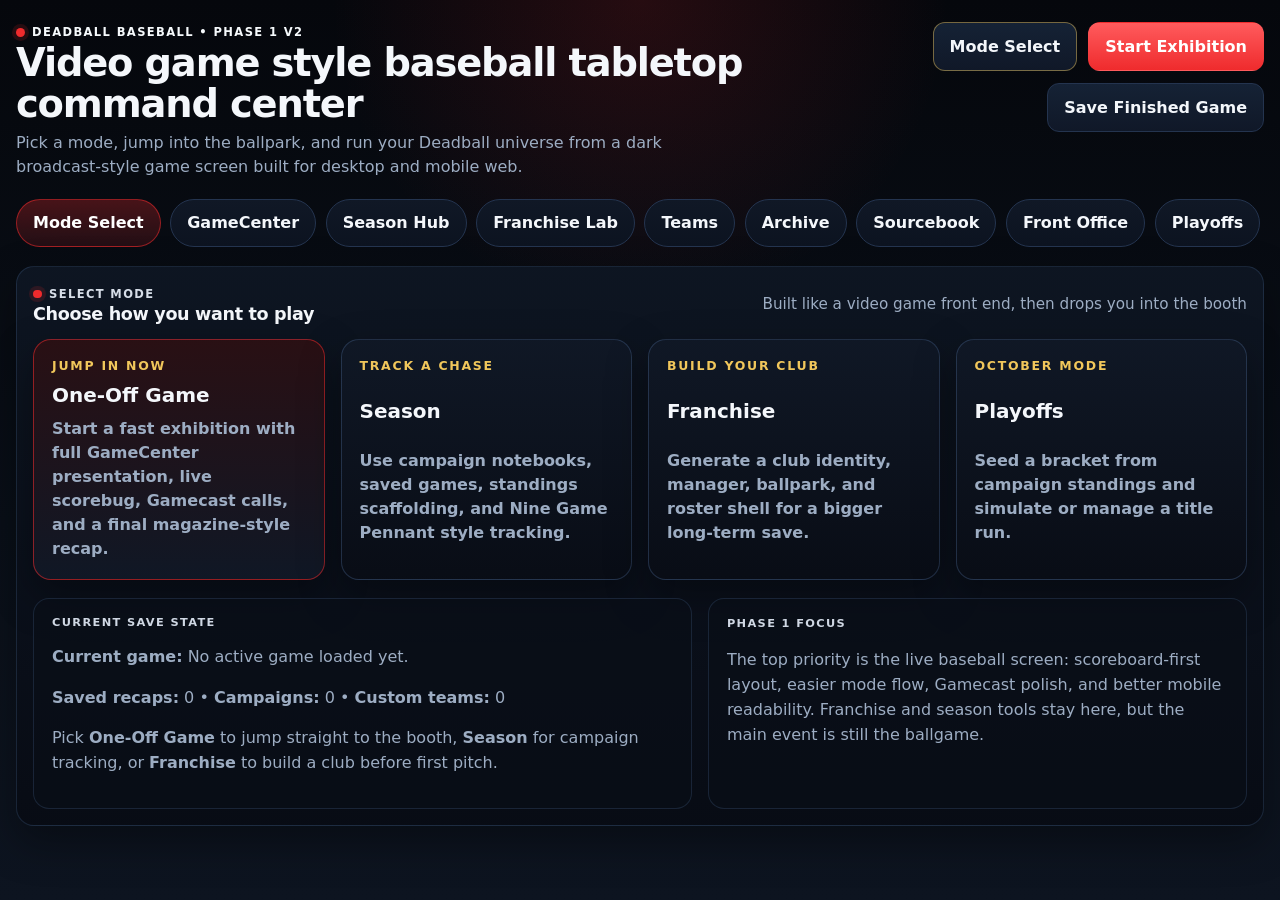
<file: index.html>
<!doctype html>
<!-- DEADBALL PHASE1 V2: mode-launch patch -->
<html lang="en">
<head>
  <meta charset="utf-8">
  <meta name="viewport" content="width=device-width, initial-scale=1, viewport-fit=cover">
  <title>Deadball GameCenter</title>
  <meta name="description" content="Responsive solo Deadball web app with ESPN-style Game Center presentation, mode select, broadcast scoreboard, and campaign tools.">
  <style>
:root {
  --bg: #06090f;
  --bg-2: #0b1220;
  --panel: #101826;
  --panel-2: #151f31;
  --panel-3: #0b111b;
  --text: #f4f7fb;
  --muted: #9dadc3;
  --line: #24344f;
  --line-strong: #3a5276;
  --accent: #ef2b2d;
  --accent-2: #ff5b5d;
  --accent-soft: rgba(239, 43, 45, 0.14);
  --gold: #f1c75b;
  --good: #5dca86;
  --bad: #f07373;
  --shadow: 0 16px 42px rgba(0,0,0,.34);
  --radius: 18px;
  --radius-sm: 14px;
}

* { box-sizing: border-box; }
html, body {
  margin: 0;
  padding: 0;
  min-height: 100%;
  background:
    radial-gradient(circle at top, rgba(239,43,45,.14), transparent 28%),
    linear-gradient(180deg, #05070c 0%, #0a1019 58%, #0d1420 100%);
  color: var(--text);
  font-family: Inter, ui-sans-serif, system-ui, -apple-system, BlinkMacSystemFont, "Segoe UI", sans-serif;
}
body { min-height: 100vh; }
button, input, select, textarea { font: inherit; }
button {
  appearance: none;
  border: 1px solid var(--line);
  background: linear-gradient(180deg, #152235, #101828);
  color: var(--text);
  border-radius: 12px;
  padding: .9rem 1rem;
  cursor: pointer;
  font-weight: 650;
  transition: transform .12s ease, border-color .15s ease, background .15s ease, box-shadow .15s ease;
}
button:hover { transform: translateY(-1px); border-color: var(--line-strong); box-shadow: 0 10px 20px rgba(0,0,0,.18); }
button.primary {
  background: linear-gradient(180deg, var(--accent-2), var(--accent));
  border-color: transparent;
  color: #fff;
}
button:disabled { opacity: .45; cursor: not-allowed; transform: none; box-shadow: none; }
select, input, textarea {
  width: 100%;
  background: #0b121d;
  color: var(--text);
  border: 1px solid var(--line);
  border-radius: 12px;
  padding: .82rem .95rem;
}
select:focus, input:focus, textarea:focus, button:focus {
  outline: 2px solid rgba(255,255,255,.08);
  outline-offset: 2px;
  border-color: var(--line-strong);
}
textarea { resize: vertical; }
code {
  font-family: ui-monospace, SFMono-Regular, Menlo, Monaco, Consolas, monospace;
  color: #ffd78f;
}

.app-shell { max-width: 1540px; margin: 0 auto; padding: 1rem; }
.topbar {
  display: flex;
  justify-content: space-between;
  align-items: flex-start;
  gap: 1.25rem;
  padding: .35rem 0 1rem;
}
.brand-block { max-width: 72rem; }
.topbar h1 {
  margin: .18rem 0 .45rem;
  font-size: clamp(1.75rem, 3vw, 2.75rem);
  line-height: 1.05;
  letter-spacing: -.03em;
}
.eyebrow {
  display: inline-flex;
  align-items: center;
  gap: .45rem;
  text-transform: uppercase;
  letter-spacing: .12em;
  font-size: .72rem;
  font-weight: 800;
  color: #d7dee8;
}
.eyebrow::before {
  content: "";
  width: .55rem;
  height: .55rem;
  border-radius: 999px;
  background: var(--accent);
  box-shadow: 0 0 0 4px rgba(239,43,45,.14);
}
.eyebrow-top { color: #f6fafc; }
.subhead {
  margin: 0;
  color: var(--muted);
  max-width: 66ch;
  line-height: 1.5;
}
.topbar-actions {
  display: flex;
  gap: .7rem;
  flex-wrap: wrap;
  justify-content: flex-end;
}

.tabs {
  display: flex;
  gap: .6rem;
  overflow: auto;
  padding: .25rem 0 .95rem;
  margin-bottom: .3rem;
}
.tab {
  white-space: nowrap;
  border-radius: 999px;
  padding: .82rem 1rem;
  background: linear-gradient(180deg, #101826, #0c1320);
}
.tab.active {
  background: linear-gradient(180deg, rgba(239,43,45,.28), rgba(239,43,45,.12));
  border-color: rgba(239,43,45,.55);
  color: #fff;
}
.panel { display: none; }
.panel.active { display: block; }

.card-grid {
  display: grid;
  grid-template-columns: repeat(12, minmax(0, 1fr));
  gap: 1rem;
  margin-bottom: 1rem;
}
.card {
  grid-column: span 12;
  background: linear-gradient(180deg, rgba(20,29,43,.98), rgba(13,19,30,.98));
  border: 1px solid var(--line);
  border-radius: var(--radius);
  padding: 1rem;
  box-shadow: var(--shadow);
}
.card h2 {
  margin: .12rem 0 0;
  font-size: 1.1rem;
  letter-spacing: -.02em;
}
.card-header {
  display: flex;
  justify-content: space-between;
  align-items: flex-start;
  gap: 1rem;
  margin-bottom: .9rem;
}
.compact-card-header { margin-bottom: .8rem; }
.section-label {
  text-transform: uppercase;
  letter-spacing: .12em;
  font-size: .71rem;
  font-weight: 800;
  color: #d0d8e4;
  margin-bottom: .5rem;
}
.section-label-tight { margin-top: .95rem; }
.hint {
  color: var(--muted);
  line-height: 1.55;
  font-size: .95rem;
}
.form-grid { display: grid; gap: .82rem; }
.two-col-form { grid-template-columns: repeat(2, minmax(0, 1fr)); }
.checkbox-row {
  display: flex;
  align-items: center;
  gap: .75rem;
  color: var(--muted);
}
.checkbox-row input { width: auto; }
.checkbox-row-panel {
  min-height: 100%;
  background: rgba(255,255,255,.02);
  border: 1px solid var(--line);
  padding: .8rem .9rem;
  border-radius: 12px;
}

.broadcast-card {
  padding: 1.05rem;
  background:
    linear-gradient(180deg, rgba(16,24,38,.96), rgba(10,16,27,.98)),
    radial-gradient(circle at top right, rgba(239,43,45,.2), transparent 25%);
}
.broadcast-header { align-items: center; }
.broadcast-headline {
  color: var(--muted);
  font-size: .95rem;
  text-align: right;
}
.hero-board {
  display: grid;
  grid-template-columns: minmax(0, 1fr) minmax(220px, .6fr) minmax(0, 1fr);
  gap: 1rem;
  align-items: stretch;
}
.team-score-panel,
.hero-center-panel {
  border: 1px solid var(--line);
  border-radius: 18px;
  background: linear-gradient(180deg, rgba(9,13,20,.96), rgba(15,22,35,.96));
  min-height: 190px;
}
.team-score-panel {
  display: flex;
  flex-direction: column;
  justify-content: space-between;
  padding: 1rem;
}
.team-score-panel.is-batting {
  border-color: rgba(239,43,45,.55);
  box-shadow: inset 0 0 0 1px rgba(239,43,45,.2);
}
.team-score-top {
  display: flex;
  justify-content: space-between;
  align-items: center;
  gap: .75rem;
}
.team-chip {
  display: inline-flex;
  align-items: center;
  justify-content: center;
  min-width: 3.4rem;
  min-height: 2rem;
  padding: 0 .7rem;
  border-radius: 999px;
  background: rgba(255,255,255,.06);
  border: 1px solid rgba(255,255,255,.08);
  font-size: .86rem;
  font-weight: 800;
  letter-spacing: .08em;
}
.team-role {
  color: var(--muted);
  text-transform: uppercase;
  letter-spacing: .11em;
  font-size: .68rem;
  font-weight: 800;
}
.team-name-block { display: grid; gap: .25rem; }
.team-name { font-size: 1.2rem; font-weight: 800; letter-spacing: -.03em; }
.team-manager { color: var(--muted); font-size: .9rem; }
.team-score {
  font-size: clamp(3rem, 7vw, 4.8rem);
  line-height: .92;
  font-weight: 900;
  letter-spacing: -.06em;
}
.team-metrics {
  display: flex;
  gap: .5rem;
  flex-wrap: wrap;
}
.metric-pill {
  display: inline-flex;
  align-items: center;
  gap: .35rem;
  border-radius: 999px;
  padding: .45rem .7rem;
  background: rgba(255,255,255,.04);
  border: 1px solid rgba(255,255,255,.08);
  color: #eef4fb;
  font-size: .8rem;
  font-weight: 700;
}
.metric-pill b { color: var(--gold); }
.hero-center-panel {
  display: grid;
  align-content: center;
  justify-items: center;
  text-align: center;
  padding: 1rem;
  gap: .8rem;
}
.game-state-badge {
  display: inline-flex;
  align-items: center;
  gap: .45rem;
  border-radius: 999px;
  padding: .55rem .8rem;
  background: var(--accent-soft);
  border: 1px solid rgba(239,43,45,.4);
  text-transform: uppercase;
  letter-spacing: .12em;
  font-weight: 900;
  font-size: .75rem;
}
.game-state-badge::before {
  content: "";
  width: .55rem;
  height: .55rem;
  border-radius: 999px;
  background: var(--accent);
}
.hero-series {
  color: var(--muted);
  font-size: .86rem;
  text-transform: uppercase;
  letter-spacing: .12em;
}
.hero-matchup-title {
  font-size: 1.05rem;
  line-height: 1.35;
  font-weight: 750;
  color: #f6f8fb;
}
.hero-situation-row {
  display: flex;
  gap: .45rem;
  flex-wrap: wrap;
  justify-content: center;
}
.hero-situation-pill {
  display: inline-flex;
  align-items: center;
  justify-content: center;
  padding: .42rem .68rem;
  border-radius: 999px;
  background: rgba(255,255,255,.04);
  border: 1px solid rgba(255,255,255,.08);
  color: #dde6f2;
  font-size: .78rem;
  font-weight: 700;
}
.broadcast-lower-grid {
  display: grid;
  grid-template-columns: minmax(240px, .48fr) minmax(0, 1fr);
  gap: 1rem;
  margin-top: 1rem;
}
.status-stack,
.linescore-shell {
  border: 1px solid var(--line);
  border-radius: 16px;
  background: linear-gradient(180deg, rgba(12,18,28,.96), rgba(14,21,33,.96));
  padding: 1rem;
}
.status-bar {
  display: flex;
  align-items: center;
  min-height: 3.2rem;
  padding: .85rem .95rem;
  border-radius: 14px;
  background: #0b121c;
  border: 1px solid var(--line);
  color: #dbe4ef;
  line-height: 1.45;
}
.status-bar-broadcast { font-size: .98rem; }
.diamond-wrap {
  display: flex;
  align-items: center;
  gap: 1.2rem;
  flex-wrap: wrap;
}
.diamond-wrap-broadcast { justify-content: flex-start; }
.diamond {
  position: relative;
  width: 110px;
  height: 110px;
  transform: rotate(45deg);
  border: 2px solid #5773a0;
  border-radius: 14px;
  background: linear-gradient(180deg, rgba(12,18,29,.8), rgba(17,26,40,.92));
  margin: .9rem 0 .9rem .9rem;
}
.base {
  position: absolute;
  width: 22px;
  height: 22px;
  background: #101927;
  border: 2px solid #6f8ec0;
  border-radius: 4px;
}
.base.on {
  background: linear-gradient(180deg, #ffe29c, #f1c75b);
  border-color: transparent;
  box-shadow: 0 0 0 4px rgba(241,199,91,.12);
}
.base.first { right: -12px; top: 42px; }
.base.second { left: 42px; top: -12px; }
.base.third { left: -12px; top: 42px; }
.base.home { left: 42px; bottom: -12px; }
.countbox {
  color: #f4f7fb;
  font-weight: 800;
  letter-spacing: .02em;
  background: rgba(255,255,255,.03);
  border: 1px solid rgba(255,255,255,.08);
  border-radius: 999px;
  padding: .6rem .85rem;
}
.table-shell { overflow: auto; }
.scoreboard {
  width: 100%;
  border-collapse: separate;
  border-spacing: 0;
  font-size: .92rem;
}
.scoreboard th,
.scoreboard td {
  border-right: 1px solid var(--line);
  border-bottom: 1px solid var(--line);
  padding: .56rem .56rem;
  text-align: center;
  background: rgba(255,255,255,.02);
}
.scoreboard th:first-child,
.scoreboard td:first-child,
.scoreboard th:nth-child(2),
.scoreboard td:nth-child(2) {
  position: sticky;
  left: 0;
  z-index: 1;
  text-align: left;
}
.scoreboard th:nth-child(2),
.scoreboard td:nth-child(2) { left: 3.9rem; }
.scoreboard thead th {
  background: #0d1725;
  color: #e5edf7;
  font-size: .78rem;
  text-transform: uppercase;
  letter-spacing: .08em;
}
.scoreboard thead th:first-child,
.scoreboard tbody td:first-child,
.scoreboard thead th:nth-child(2),
.scoreboard tbody td:nth-child(2) { background: #0d1725; }
.scoreboard tr:first-child th:first-child { border-top-left-radius: 12px; }
.scoreboard tr:first-child th:last-child { border-top-right-radius: 12px; }
.scoreboard tr:last-child td:first-child { border-bottom-left-radius: 12px; }
.scoreboard tr:last-child td:last-child { border-bottom-right-radius: 12px; }
.scoreboard .team-row td:first-child,
.scoreboard .team-row td:nth-child(2) { font-weight: 800; }
.scoreboard .team-row td.team-score-meta { color: var(--gold); font-weight: 800; }
.scoreboard .current-frame { background: rgba(239,43,45,.14); }

.broadcast-main-grid .control-card { grid-column: span 4; }
.broadcast-main-grid .log-card { grid-column: span 8; }
.lower-game-grid .wide-card { grid-column: span 6; }
.control-card-broadcast,
.log-card-broadcast,
.boxscore-card,
.recap-card {
  background: linear-gradient(180deg, rgba(18,27,40,.98), rgba(11,18,28,.98));
}
.action-grid {
  display: grid;
  grid-template-columns: repeat(2, minmax(0, 1fr));
  gap: .7rem;
}
.action-grid-broadcast button {
  min-height: 3.2rem;
  font-size: .98rem;
}
.matchup-card {
  margin-top: 1rem;
  border-radius: 16px;
  padding: 1rem;
  border: 1px solid var(--line);
  background: linear-gradient(180deg, rgba(11,17,26,.92), rgba(15,22,34,.92));
}
.matchup-card-broadcast { display: grid; gap: .95rem; }
.matchup-showcase {
  display: grid;
  grid-template-columns: repeat(2, minmax(0, 1fr));
  gap: .8rem;
}
.player-spotlight {
  border: 1px solid rgba(255,255,255,.07);
  border-radius: 14px;
  padding: .9rem;
  background: rgba(255,255,255,.02);
}
.player-spotlight-label {
  text-transform: uppercase;
  letter-spacing: .12em;
  font-size: .68rem;
  color: var(--muted);
  font-weight: 800;
}
.player-spotlight-name {
  margin-top: .35rem;
  font-size: 1.08rem;
  font-weight: 800;
}
.player-spotlight-meta {
  color: var(--muted);
  margin-top: .28rem;
  line-height: 1.45;
  font-size: .92rem;
}
.info-pair-grid {
  display: grid;
  grid-template-columns: repeat(2, minmax(0, 1fr));
  gap: .75rem;
}
.info-pair {
  border-top: 1px solid var(--line);
  padding-top: .75rem;
}
.info-label {
  color: var(--muted);
  text-transform: uppercase;
  letter-spacing: .1em;
  font-size: .68rem;
  font-weight: 800;
}
.info-value {
  margin-top: .32rem;
  font-weight: 700;
  color: #f6f9fd;
}
.badge-row {
  display: flex;
  gap: .45rem;
  flex-wrap: wrap;
}
.badge {
  display: inline-flex;
  align-items: center;
  justify-content: center;
  gap: .35rem;
  padding: .26rem .62rem;
  border-radius: 999px;
  background: rgba(255,255,255,.04);
  border: 1px solid rgba(255,255,255,.09);
  color: #ebf1fa;
  font-size: .78rem;
  font-weight: 700;
}
.badge.good { background: rgba(93,202,134,.12); border-color: rgba(93,202,134,.4); color: #d8f4e1; }
.badge.planned { background: rgba(241,199,91,.14); border-color: rgba(241,199,91,.4); color: #ffeab0; }
.badge.live { background: rgba(239,43,45,.14); border-color: rgba(239,43,45,.4); }

.log {
  max-height: 720px;
  overflow: auto;
  display: grid;
  gap: .8rem;
  padding-right: .2rem;
}
.gamecast-log {
  background: linear-gradient(180deg, rgba(8,12,19,.82), rgba(9,14,22,.82));
  border-radius: 14px;
  border: 1px solid var(--line);
  padding: 1rem;
}
.log-entry {
  border: 1px solid rgba(255,255,255,.06);
  background: linear-gradient(180deg, rgba(17,26,40,.85), rgba(10,16,25,.92));
  border-radius: 16px;
  padding: .95rem 1rem;
}
.log-entry .meta {
  display: flex;
  flex-wrap: wrap;
  align-items: center;
  gap: .45rem;
  color: #d3ddeb;
  font-size: .74rem;
  margin-bottom: .5rem;
  text-transform: uppercase;
  letter-spacing: .08em;
  font-weight: 800;
}
.log-entry .meta .meta-chip {
  display: inline-flex;
  align-items: center;
  justify-content: center;
  min-height: 1.55rem;
  padding: 0 .52rem;
  border-radius: 999px;
  background: rgba(255,255,255,.05);
  border: 1px solid rgba(255,255,255,.08);
}
.log-entry .meta .meta-detail {
  color: var(--muted);
  text-transform: none;
  letter-spacing: 0;
  font-weight: 600;
}
.log-entry .text {
  line-height: 1.6;
  font-size: .98rem;
}
.log-entry.scoring { border-color: rgba(239,43,45,.45); box-shadow: inset 0 0 0 1px rgba(239,43,45,.08); }
.log-entry.oddity { border-color: rgba(111,153,232,.4); }
.log-entry.injury { border-color: rgba(240,115,115,.38); }
.log-entry.intro { border-color: rgba(241,199,91,.35); }

.stat-table,
.roster-table,
.playoff-table,
.deploy-table {
  width: 100%;
  border-collapse: collapse;
  font-size: .92rem;
}
.stat-table th, .stat-table td,
.roster-table th, .roster-table td,
.playoff-table th, .playoff-table td,
.deploy-table th, .deploy-table td {
  border: 1px solid var(--line);
  padding: .48rem .55rem;
  text-align: center;
}
.stat-table th:first-child, .stat-table td:first-child,
.roster-table th:first-child, .roster-table td:first-child,
.playoff-table th:first-child, .playoff-table td:first-child,
.deploy-table th:first-child, .deploy-table td:first-child { text-align: left; }
.stat-table th, .roster-table th, .playoff-table th, .deploy-table th {
  background: #0d1725;
  color: #e5edf7;
  text-transform: uppercase;
  letter-spacing: .08em;
  font-size: .74rem;
}
.recap {
  line-height: 1.72;
  color: #f6f8fc;
  font-size: .98rem;
}
.recap.empty { color: var(--muted); }
.recap p { margin: 0 0 1rem; }
.stack-list { display: grid; gap: .85rem; }
.stack-item,
.source-card,
.series-card,
.player-card {
  padding: .95rem 1rem;
  border-radius: 16px;
  border: 1px solid var(--line);
  background: linear-gradient(180deg, rgba(9,15,24,.88), rgba(13,20,32,.94));
}
.stack-item h3, .source-card h3 { margin: 0 0 .38rem; }
.stack-item p, .source-card p { margin: .18rem 0; color: var(--muted); line-height: 1.55; }
.stack-actions { display: flex; gap: .7rem; flex-wrap: wrap; margin-top: .75rem; }
.sourcebook-grid { display: grid; grid-template-columns: repeat(2, minmax(0, 1fr)); gap: 1rem; }
.inline-note, .small { color: var(--muted); font-size: .9rem; }
.team-code { white-space: pre-wrap; max-height: 520px; overflow: auto; }
.mini-report {
  margin-top: 1rem;
  padding: .9rem;
  border-radius: 14px;
  background: rgba(9,17,29,.72);
  border: 1px solid var(--line);
  line-height: 1.55;
  color: var(--muted);
}
.kv-grid { display: grid; grid-template-columns: 160px 1fr; gap: .35rem .8rem; }
.kv-grid .label { color: var(--muted); }
.deploy-code {
  white-space: pre-wrap;
  font-family: ui-monospace, SFMono-Regular, Menlo, Monaco, Consolas, monospace;
  background: #0d1829;
  border: 1px solid var(--line);
  border-radius: 12px;
  padding: .9rem;
}

@media (max-width: 1220px) {
  .hero-board { grid-template-columns: 1fr; }
  .broadcast-lower-grid { grid-template-columns: 1fr; }
  .broadcast-main-grid .control-card,
  .broadcast-main-grid .log-card,
  .lower-game-grid .wide-card { grid-column: span 12; }
}

@media (max-width: 860px) {
  .app-shell { padding: .8rem; }
  .topbar { flex-direction: column; }
  .topbar-actions { width: 100%; justify-content: stretch; }
  .topbar-actions button { flex: 1 1 200px; }
  .two-col-form,
  .matchup-showcase,
  .info-pair-grid { grid-template-columns: 1fr; }
  .sourcebook-grid { grid-template-columns: 1fr; }
  .action-grid { grid-template-columns: 1fr; }
  .scoreboard { font-size: .84rem; }
  .scoreboard th:nth-child(2), .scoreboard td:nth-child(2) { left: 3.65rem; }
  .broadcast-headline { text-align: left; }
}

@media (max-width: 640px) {
  .card { padding: .9rem; }
  .hero-matchup-title { font-size: .96rem; }
  .team-name { font-size: 1.08rem; }
  .team-score { font-size: 3.1rem; }
  .diamond-wrap { gap: .8rem; }
  .diamond { width: 96px; height: 96px; margin-left: .7rem; }
  .base.first { right: -11px; top: 37px; }
  .base.second { left: 37px; top: -11px; }
  .base.third { left: -11px; top: 37px; }
  .base.home { left: 37px; bottom: -11px; }
  .kv-grid { grid-template-columns: 1fr; }
}

/* Phase 1B GameCenter polish */
.broadcast-ribbon-grid {
  display: grid;
  grid-template-columns: 1.3fr .9fr;
  gap: 1rem;
  margin-top: 1rem;
}
.ribbon-shell {
  border: 1px solid var(--line);
  border-radius: 16px;
  background: linear-gradient(180deg, rgba(8,12,19,.95), rgba(12,18,29,.95));
  padding: .9rem;
}
.lineup-rail {
  display: grid;
  grid-template-columns: repeat(2, minmax(0, 1fr));
  gap: .85rem;
}
.lineup-column {
  display: grid;
  gap: .55rem;
}
.lineup-heading {
  display: flex;
  align-items: center;
  justify-content: space-between;
  gap: .75rem;
}
.lineup-heading h3,
.boxscore-club-header h3,
.boxscore-summary-card h3,
.table-block h3 {
  margin: 0;
  font-size: .98rem;
  letter-spacing: -.02em;
}
.lineup-list {
  display: grid;
  gap: .45rem;
}
.lineup-row {
  display: grid;
  grid-template-columns: 1.9rem minmax(0, 1fr) auto;
  align-items: center;
  gap: .6rem;
  padding: .55rem .65rem;
  border-radius: 12px;
  border: 1px solid rgba(255,255,255,.06);
  background: rgba(255,255,255,.03);
}
.lineup-row.current-batter {
  border-color: rgba(239,43,45,.5);
  background: linear-gradient(180deg, rgba(239,43,45,.18), rgba(239,43,45,.08));
}
.lineup-row.on-deck {
  border-color: rgba(241,199,91,.4);
  background: rgba(241,199,91,.08);
}
.lineup-row.in-hole {
  border-color: rgba(93,202,134,.28);
}
.lineup-slot {
  color: var(--muted);
  font-size: .78rem;
  font-weight: 800;
}
.lineup-name {
  min-width: 0;
}
.lineup-name strong {
  display: block;
  font-size: .9rem;
  white-space: nowrap;
  overflow: hidden;
  text-overflow: ellipsis;
}
.lineup-name span {
  display: block;
  margin-top: .1rem;
  color: var(--muted);
  font-size: .75rem;
}
.lineup-tag {
  font-size: .7rem;
  text-transform: uppercase;
  letter-spacing: .08em;
  border-radius: 999px;
  padding: .26rem .48rem;
  background: rgba(255,255,255,.06);
  color: #dce6f3;
}
.lineup-tag.live { background: rgba(239,43,45,.18); color: #fff; }
.lineup-tag.waiting { background: rgba(241,199,91,.16); color: #ffe49e; }
.lineup-tag.soon { background: rgba(93,202,134,.15); color: #bcefd0; }
.headline-rail {
  display: grid;
  gap: .6rem;
}
.headline-card {
  padding: .75rem .8rem;
  border-radius: 13px;
  border: 1px solid rgba(255,255,255,.06);
  background: rgba(255,255,255,.03);
}
.headline-kicker {
  color: var(--muted);
  text-transform: uppercase;
  letter-spacing: .11em;
  font-size: .68rem;
  font-weight: 800;
  margin-bottom: .35rem;
}
.headline-text {
  line-height: 1.45;
  font-size: .95rem;
}
.headline-meta {
  margin-top: .35rem;
  color: var(--muted);
  font-size: .78rem;
}
.status-stack { min-width: 0; }
.matchup-card-broadcast {
  display: grid;
  gap: .9rem;
}
.matchup-ribbon {
  display: grid;
  grid-template-columns: repeat(3, minmax(0, 1fr));
  gap: .65rem;
}
.matchup-ribbon-card {
  padding: .7rem .8rem;
  border-radius: 12px;
  border: 1px solid rgba(255,255,255,.06);
  background: rgba(255,255,255,.035);
}
.matchup-ribbon-card .kicker {
  color: var(--muted);
  text-transform: uppercase;
  letter-spacing: .1em;
  font-size: .68rem;
  font-weight: 800;
  margin-bottom: .28rem;
}
.matchup-ribbon-card .value {
  font-size: .95rem;
  font-weight: 700;
}
.gamecast-log {
  display: grid;
  gap: .75rem;
  max-height: 40rem;
  overflow: auto;
  padding-right: .2rem;
}
.log-entry {
  position: relative;
  padding: .82rem .9rem .88rem 1rem;
  border-radius: 14px;
  border: 1px solid rgba(255,255,255,.06);
  background: linear-gradient(180deg, rgba(255,255,255,.035), rgba(255,255,255,.018));
}
.log-entry::before {
  content: "";
  position: absolute;
  left: 0;
  top: .7rem;
  bottom: .7rem;
  width: 3px;
  border-radius: 999px;
  background: rgba(255,255,255,.12);
}
.log-entry.scoring::before,
.log-entry.big::before { background: var(--accent); }
.log-entry.odditity::before,
.log-entry.oddity::before { background: var(--gold); }
.log-entry.end::before { background: var(--good); }
.log-entry.intro::before { background: var(--line-strong); }
.log-entry .meta {
  display: flex;
  flex-wrap: wrap;
  gap: .38rem;
  margin-bottom: .45rem;
}
.meta-chip {
  display: inline-flex;
  align-items: center;
  gap: .25rem;
  padding: .2rem .48rem;
  border-radius: 999px;
  background: rgba(255,255,255,.06);
  color: #dfe7f2;
  font-size: .72rem;
  font-weight: 800;
  letter-spacing: .04em;
}
.meta-detail {
  color: var(--muted);
  font-size: .78rem;
}
.log-entry .text {
  font-size: .97rem;
  line-height: 1.58;
}
.boxscore-dashboard {
  display: grid;
  gap: 1rem;
}
.boxscore-summary-grid {
  display: grid;
  grid-template-columns: repeat(3, minmax(0, 1fr));
  gap: .85rem;
}
.boxscore-summary-card {
  padding: .95rem;
  border-radius: 16px;
  border: 1px solid rgba(255,255,255,.06);
  background: linear-gradient(180deg, rgba(255,255,255,.04), rgba(255,255,255,.02));
}
.boxscore-summary-card ul {
  margin: .6rem 0 0;
  padding-left: 1rem;
  color: var(--muted);
}
.boxscore-summary-card li + li { margin-top: .35rem; }
.boxscore-club-grid {
  display: grid;
  grid-template-columns: repeat(2, minmax(0, 1fr));
  gap: 1rem;
}
.boxscore-club-card {
  padding: .95rem;
  border-radius: 16px;
  border: 1px solid rgba(255,255,255,.06);
  background: linear-gradient(180deg, rgba(11,17,27,.98), rgba(15,22,35,.98));
}
.boxscore-club-header {
  display: flex;
  justify-content: space-between;
  align-items: center;
  gap: .75rem;
  margin-bottom: .75rem;
}
.boxscore-mini-metrics {
  display: flex;
  flex-wrap: wrap;
  gap: .4rem;
}
.boxscore-mini-metrics .metric-pill { font-size: .75rem; }
.table-block + .table-block { margin-top: .85rem; }
.table-shell {
  overflow: hidden;
  border: 1px solid rgba(255,255,255,.06);
  border-radius: 14px;
  background: rgba(255,255,255,.02);
}
.stat-table,
.scoreboard {
  width: 100%;
  border-collapse: collapse;
}
.stat-table th,
.stat-table td,
.scoreboard th,
.scoreboard td {
  padding: .68rem .72rem;
  border-bottom: 1px solid rgba(255,255,255,.06);
  text-align: left;
  font-size: .88rem;
}
.stat-table th,
.scoreboard th {
  font-size: .74rem;
  text-transform: uppercase;
  letter-spacing: .09em;
  color: #c9d5e5;
  background: rgba(255,255,255,.045);
}
.stat-table tbody tr:nth-child(even),
.scoreboard tbody tr:nth-child(even) {
  background: rgba(255,255,255,.018);
}
.stat-table tbody tr:hover,
.scoreboard tbody tr:hover {
  background: rgba(255,255,255,.04);
}
.stat-table .totals-row td {
  font-weight: 800;
  color: #f4f7fb;
  background: rgba(241,199,91,.08);
}
.table-note {
  margin-top: .45rem;
  color: var(--muted);
  font-size: .78rem;
}
@media (max-width: 1080px) {
  .broadcast-ribbon-grid,
  .boxscore-summary-grid,
  .boxscore-club-grid,
  .matchup-ribbon {
    grid-template-columns: 1fr;
  }
}
@media (max-width: 860px) {
  .lineup-rail {
    grid-template-columns: 1fr;
  }
}


/* Phase 1 mode hub + video-game front end */
.mode-hero-card {
  background: linear-gradient(180deg, rgba(14,22,35,.96), rgba(8,12,20,.96));
  border: 1px solid rgba(78, 112, 160, .25);
}
.mode-grid {
  display: grid;
  grid-template-columns: repeat(4, minmax(0, 1fr));
  gap: 16px;
}
.mode-card {
  appearance: none;
  border: 1px solid rgba(76, 105, 150, .36);
  background: linear-gradient(180deg, rgba(16,24,38,.98), rgba(9,13,22,.98));
  border-radius: 18px;
  color: var(--text);
  text-align: left;
  padding: 18px;
  display: grid;
  gap: 10px;
  min-height: 188px;
  cursor: pointer;
  box-shadow: var(--shadow);
  transition: transform .18s ease, border-color .18s ease, box-shadow .18s ease;
}
.mode-card:hover,
.mode-card:focus-visible {
  transform: translateY(-2px);
  border-color: rgba(241, 199, 91, .7);
  box-shadow: 0 18px 40px rgba(0,0,0,.38);
  outline: none;
}
.mode-primary {
  background: linear-gradient(180deg, rgba(42,16,20,.98), rgba(16,24,38,.98));
  border-color: rgba(239, 43, 45, .55);
}
.mode-kicker {
  font-size: .78rem;
  letter-spacing: .14em;
  text-transform: uppercase;
  color: var(--gold);
}
.mode-card strong {
  font-size: 1.25rem;
}
.mode-card span:last-child {
  color: var(--muted);
  line-height: 1.5;
}
.mode-lower-grid {
  margin-top: 18px;
  display: grid;
  grid-template-columns: 1.1fr .9fr;
  gap: 16px;
}
.mode-summary-card {
  border-radius: 16px;
  border: 1px solid rgba(58,82,118,.34);
  background: rgba(10,15,24,.78);
  padding: 16px 18px;
}
.mode-summary-copy {
  color: var(--muted);
  line-height: 1.55;
}
.game-shell-grid {
  grid-template-columns: 320px minmax(0, 1fr) 320px;
  align-items: start;
}
.game-main-column {
  display: grid;
  gap: 18px;
}
.side-rail-card {
  min-height: 100%;
}
.action-grid-tight {
  margin-bottom: 12px;
}
#teamJson {
  width: 100%;
}
.topbar-actions #openModeHubBtn {
  border-color: rgba(241,199,91,.45);
}
@media (max-width: 1180px) {
  .mode-grid {
    grid-template-columns: repeat(2, minmax(0, 1fr));
  }
  .game-shell-grid {
    grid-template-columns: 1fr;
  }
}
@media (max-width: 720px) {
  .mode-grid,
  .mode-lower-grid {
    grid-template-columns: 1fr;
  }
  .mode-card {
    min-height: 0;
  }
}

.broadcast-control-strip {
  display: grid;
  grid-template-columns: 1.3fr 1.1fr 1fr;
  gap: 12px;
  margin-bottom: 14px;
}
.control-strip-block {
  border: 1px solid rgba(58,82,118,.6);
  background: linear-gradient(180deg, rgba(10,17,27,.9), rgba(16,24,38,.96));
  border-radius: 14px;
  padding: 12px;
}
.control-strip-label {
  font-size: 11px;
  text-transform: uppercase;
  letter-spacing: .12em;
  color: var(--muted);
  margin-bottom: 8px;
}
.mini-pill-row {
  display: flex;
  gap: 8px;
  flex-wrap: wrap;
}
.mini-pill-row button {
  border-radius: 999px;
  padding: .72rem .95rem;
}
.control-strip-options {
  display: grid;
  gap: 10px;
  align-content: start;
}
.control-strip-options select {
  width: 100%;
}
.compact-toggle {
  margin-top: 2px;
}
.live-auto {
  border-color: rgba(93,202,134,.75) !important;
  box-shadow: 0 0 0 1px rgba(93,202,134,.25) inset;
}
.gamecast-inning-break {
  position: sticky;
  top: 0;
  z-index: 1;
  background: linear-gradient(180deg, rgba(6,9,15,.96), rgba(6,9,15,.88));
  color: var(--gold);
  font-size: 11px;
  letter-spacing: .16em;
  text-transform: uppercase;
  padding: 8px 0 6px;
  margin-top: 6px;
  border-bottom: 1px solid rgba(241,199,91,.18);
}
.lineup-live-stats {
  display: flex;
  gap: 8px;
  flex-wrap: wrap;
  margin-top: 6px;
  font-size: 11px;
  color: var(--muted);
}
.lineup-live-stats span {
  padding: 3px 6px;
  border-radius: 999px;
  background: rgba(255,255,255,.04);
  border: 1px solid rgba(58,82,118,.35);
}
@media (max-width: 1180px) {
  .broadcast-control-strip {
    grid-template-columns: 1fr 1fr;
  }
  .control-strip-options {
    grid-column: span 2;
  }
}
@media (max-width: 720px) {
  .broadcast-control-strip {
    grid-template-columns: 1fr;
  }
  .control-strip-options {
    grid-column: auto;
  }
}

</style>
</head>
<body>
  <div class="app-shell">
    <header class="topbar">
      <div class="brand-block">
        <div class="eyebrow eyebrow-top">Deadball Baseball • Phase 1 v2</div>
        <h1>Video game style baseball tabletop command center</h1>
        <p class="subhead">Pick a mode, jump into the ballpark, and run your Deadball universe from a dark broadcast-style game screen built for desktop and mobile web.</p>
      </div>
      <div class="topbar-actions">
        <button id="openModeHubBtn">Mode Select</button>
        <button id="newGameBtn" class="primary">Start Exhibition</button>
        <button id="saveGameBtn">Save Finished Game</button>
      </div>
    </header>

    <nav class="tabs" aria-label="Primary">
      <button class="tab active" data-tab="mode">Mode Select</button>
      <button class="tab" data-tab="game">GameCenter</button>
      <button class="tab" data-tab="campaigns">Season Hub</button>
      <button class="tab" data-tab="franchise">Franchise Lab</button>
      <button class="tab" data-tab="teams">Teams</button>
      <button class="tab" data-tab="archive">Archive</button>
      <button class="tab" data-tab="sourcebook">Sourcebook</button>
      <button class="tab" data-tab="frontoffice">Front Office</button>
      <button class="tab" data-tab="playoffs">Playoffs</button>
      <button class="tab" data-tab="deploy">Deploy</button>
    </nav>

    <main>
      <section class="panel active" id="tab-mode">
        <article class="card mode-hero-card">
          <div class="card-header broadcast-header">
            <div>
              <div class="eyebrow">Select mode</div>
              <h2>Choose how you want to play</h2>
            </div>
            <div class="broadcast-headline">Built like a video game front end, then drops you into the booth</div>
          </div>
          <div class="mode-grid">
            <button id="modeExhibitionBtn" class="mode-card mode-primary">
              <span class="mode-kicker">Jump in now</span>
              <strong>One-Off Game</strong>
              <span>Start a fast exhibition with full GameCenter presentation, live scorebug, Gamecast calls, and a final magazine-style recap.</span>
            </button>
            <button id="modeSeasonBtn" class="mode-card">
              <span class="mode-kicker">Track a chase</span>
              <strong>Season</strong>
              <span>Use campaign notebooks, saved games, standings scaffolding, and Nine Game Pennant style tracking.</span>
            </button>
            <button id="modeFranchiseBtn" class="mode-card">
              <span class="mode-kicker">Build your club</span>
              <strong>Franchise</strong>
              <span>Generate a club identity, manager, ballpark, and roster shell for a bigger long-term save.</span>
            </button>
            <button id="modePlayoffBtn" class="mode-card">
              <span class="mode-kicker">October mode</span>
              <strong>Playoffs</strong>
              <span>Seed a bracket from campaign standings and simulate or manage a title run.</span>
            </button>
          </div>
          <div class="mode-lower-grid">
            <div class="mode-summary-card">
              <div class="section-label">Current save state</div>
              <div id="modeSummary" class="mode-summary-copy">Loading your booth...</div>
            </div>
            <div class="mode-summary-card mode-summary-copy">
              <div class="section-label">Phase 1 focus</div>
              <p>The top priority is the live baseball screen: scoreboard-first layout, easier mode flow, Gamecast polish, and better mobile readability. Franchise and season tools stay here, but the main event is still the ballgame.</p>
            </div>
          </div>
        </article>
      </section>

      <section class="panel" id="tab-game">
        <article class="card broadcast-card">
          <div class="card-header broadcast-header">
            <div>
              <div class="eyebrow">Live GameCenter</div>
              <h2>Broadcast scorebug</h2>
            </div>
            <div class="broadcast-headline">Exhibition first, season-ready shell next</div>
          </div>
          <div id="heroBoard" class="hero-board"></div>
          <div class="broadcast-lower-grid">
            <div class="status-stack">
              <div class="section-label">Game flow</div>
              <div id="statusBar" class="status-bar status-bar-broadcast">Load a game to begin.</div>
              <div class="section-label section-label-tight">Basepaths</div>
              <div class="diamond-wrap diamond-wrap-broadcast">
                <div class="diamond" id="diamond"></div>
                <div class="countbox" id="countbox">Top 1, 0 out</div>
              </div>
            </div>
            <div class="linescore-shell">
              <div class="section-label">Line score</div>
              <div id="scoreboard"></div>
            </div>
          </div>
        </article>

        <div class="card-grid game-shell-grid">
          <article class="card side-rail-card">
            <div class="card-header compact-card-header">
              <div>
                <div class="eyebrow">Batting order</div>
                <h2>Lineup tracker</h2>
              </div>
            </div>
            <div id="lineupRail" class="lineup-rail"></div>
          </article>

          <div class="game-main-column">
            <article class="card control-card control-card-broadcast">
              <div class="card-header compact-card-header">
                <div>
                  <div class="eyebrow">At-bat controls</div>
                  <h2>Game actions</h2>
                </div>
              </div>
              <div class="setup-grid-lite form-grid two-col-form">
                <label>
                  Away team
                  <select id="awaySelect"></select>
                </label>
                <label>
                  Home team
                  <select id="homeSelect"></select>
                </label>
                <label>
                  Active campaign
                  <select id="campaignSelect"></select>
                </label>
                <label class="checkbox-row checkbox-row-panel">
                  <input type="checkbox" id="odditiesToggle" checked>
                  Use oddities and injuries
                </label>
              </div>
              <div class="broadcast-control-strip">
                <div class="control-strip-block">
                  <div class="control-strip-label">Play style</div>
                  <div class="mini-pill-row">
                    <button id="swingBtn" class="primary">⚾ Batter Up!</button>
                    <button id="buntBtn">Bunt</button>
                    <button id="stealBtn">Steal</button>
                    <button id="hitRunBtn">Hit &amp; Run</button>
                  </div>
                </div>
                <div class="control-strip-block">
                  <div class="control-strip-label">Auto-play</div>
                  <div class="mini-pill-row">
                    <button id="autoHalfBtn">Auto Half</button>
                    <button id="autoGameBtn">Auto Game</button>
                    <button id="stopAutoBtn">Stop</button>
                  </div>
                </div>
                <div class="control-strip-block control-strip-options">
                  <label>
                    Feed speed
                    <select id="autoSpeedSelect">
                      <option value="slow">Slow</option>
                      <option value="normal">Normal</option>
                      <option value="fast">Fast</option>
                    </select>
                  </label>
                  <label class="checkbox-row checkbox-row-panel compact-toggle">
                    <input type="checkbox" id="voiceToggle">
                    Radio booth voice
                  </label>
                </div>
              </div>
              <div id="matchupCard" class="matchup-card matchup-card-broadcast"></div>
              <p class="hint">Video game front-end, tabletop heart. Build clubs in Teams, then come back here and call the game pitch by pitch or let the booth run the feed.</p>
            </article>

            <article class="card log-card log-card-broadcast">
              <div class="card-header compact-card-header">
                <div>
                  <div class="eyebrow">Live call</div>
                  <h2>Gamecast</h2>
                </div>
                <button id="clearLogBtn">Trim visible log</button>
              </div>
              <div id="log" class="log gamecast-log"></div>
            </article>
          </div>

          <article class="card side-rail-card">
            <div class="card-header compact-card-header">
              <div>
                <div class="eyebrow">Broadcast notes</div>
                <h2>Booth notes</h2>
              </div>
            </div>
            <div id="headlineRail" class="headline-rail"></div>
          </article>
        </div>

        <div class="card-grid lower-game-grid">
          <article class="card wide-card boxscore-card">
            <div class="card-header compact-card-header">
              <div>
                <div class="eyebrow">Numbers</div>
                <h2>Box score</h2>
              </div>
            </div>
            <div id="boxscore"></div>
          </article>
          <article class="card wide-card recap-card">
            <div class="card-header compact-card-header">
              <div>
                <div class="eyebrow">Story</div>
                <h2>Game recap</h2>
              </div>
            </div>
            <div id="recap" class="recap empty">Finish a game and the full writeup will appear here.</div>
          </article>
        </div>
      </section>

      <section class="panel" id="tab-campaigns">
        <div class="card-grid">
          <article class="card">
            <div class="card-header compact-card-header">
              <div>
                <div class="eyebrow">Notebook</div>
                <h2>Create campaign</h2>
              </div>
            </div>
            <div class="form-grid">
              <label>
                Name
                <input id="campaignName" type="text" placeholder="2020 Pennant Chase">
              </label>
              <label>
                Template
                <select id="campaignTemplate"></select>
              </label>
              <label>
                Notes
                <textarea id="campaignNotes" rows="4" placeholder="Goals, roster notes, playoff drama, injuries, anything you want to track."></textarea>
              </label>
            </div>
            <button id="createCampaignBtn" class="primary">Create Campaign</button>
          </article>
          <article class="card">
            <div class="card-header compact-card-header">
              <div>
                <div class="eyebrow">Active folders</div>
                <h2>Campaigns</h2>
              </div>
            </div>
            <div id="campaignList" class="stack-list"></div>
          </article>
        </div>
      </section>

      <section class="panel" id="tab-franchise">
        <div class="card-grid">
          <article class="card">
            <div class="card-header compact-card-header">
              <div>
                <div class="eyebrow">Club builder</div>
                <h2>Franchise generator</h2>
              </div>
            </div>
            <div class="form-grid two-col-form">
              <label>Era<select id="frEra"><option value="Modern">Modern</option><option value="Ancient">Ancient</option></select></label>
              <label>City or region<input id="frCity" type="text" placeholder="Tampa, Queens, Asheville"></label>
              <label>Mascot seed<input id="frMascot" type="text" placeholder="Optional mascot or nickname"></label>
              <label>Ballpark seed<input id="frBallpark" type="text" placeholder="Optional ballpark name"></label>
              <label>Manager seed<input id="frManager" type="text" placeholder="Optional manager name"></label>
              <label>Save name<input id="frSaveName" type="text" placeholder="Optional custom team name"></label>
            </div>
            <div class="action-grid">
              <button id="generateFranchiseBtn" class="primary">Generate Franchise</button>
              <button id="saveFranchiseBtn">Save Franchise As Team</button>
            </div>
            <p class="hint">Built from the Year II franchise generator concepts: club, owner, ballpark, manager, daring, fanbase, roster sheet, and team score ideas.</p>
          </article>
          <article class="card">
            <div class="card-header compact-card-header">
              <div>
                <div class="eyebrow">Output</div>
                <h2>Generated franchise</h2>
              </div>
            </div>
            <div id="franchiseOutput" class="stack-list"></div>
          </article>
        </div>
      </section>

      <section class="panel" id="tab-teams">
        <div class="card-grid">
          <article class="card">
            <div class="card-header compact-card-header">
              <div>
                <div class="eyebrow">Loaded clubs</div>
                <h2>Teams</h2>
              </div>
            </div>
            <div id="teamList" class="stack-list"></div>
          </article>
          <article class="card">
            <div class="card-header compact-card-header">
              <div>
                <div class="eyebrow">Custom club</div>
                <h2>Import team JSON</h2>
              </div>
            </div>
            <div class="action-grid action-grid-tight">
              <button id="loadExampleBtn">Load Example</button>
              <button id="importTeamBtn" class="primary">Import Team</button>
            </div>
            <label>
              Team JSON
              <textarea id="teamJson" rows="18" placeholder="Paste a custom team JSON object here."></textarea>
            </label>
          </article>
        </div>
      </section>

      <section class="panel" id="tab-archive">
        <article class="card">
          <div class="card-header">
            <div>
              <div class="eyebrow">Saved history</div>
              <h2>Archive</h2>
            </div>
            <button id="clearArchiveBtn">Clear Archive</button>
          </div>
          <div id="archiveList" class="stack-list"></div>
        </article>
      </section>

      <section class="panel" id="tab-sourcebook">
        <article class="card">
          <div class="card-header compact-card-header">
            <div>
              <div class="eyebrow">Uploaded material</div>
              <h2>Source-derived modes and materials</h2>
            </div>
          </div>
          <div id="sourcebookContent" class="sourcebook-grid"></div>
        </article>
      </section>

      <section class="panel" id="tab-frontoffice">
        <div class="card-grid">
          <article class="card">
            <div class="card-header compact-card-header">
              <div>
                <div class="eyebrow">Roster desk</div>
                <h2>Roster management</h2>
              </div>
            </div>
            <div class="form-grid two-col-form">
              <label>Team<select id="foTeamSelect"></select></label>
              <label>Trade partner<select id="tradePartnerSelect"></select></label>
            </div>
            <div id="rosterOutput" class="stack-list"></div>
          </article>
          <article class="card">
            <div class="card-header compact-card-header">
              <div>
                <div class="eyebrow">Trade desk</div>
                <h2>Trade machine</h2>
              </div>
            </div>
            <p class="hint">Uses the Second Edition trade value and refusal rules.</p>
            <div class="form-grid two-col-form">
              <label>Your players<select id="tradeSendSelect" multiple size="8"></select></label>
              <label>Their players<select id="tradeReceiveSelect" multiple size="8"></select></label>
            </div>
            <div class="action-grid">
              <button id="evaluateTradeBtn" class="primary">Evaluate Trade</button>
              <button id="applyTradeBtn">Apply Accepted Trade</button>
            </div>
            <div id="tradeResult" class="mini-report"></div>
          </article>
        </div>
        <div class="card-grid">
          <article class="card">
            <div class="card-header compact-card-header">
              <div>
                <div class="eyebrow">Future talent</div>
                <h2>Prospect draft room</h2>
              </div>
            </div>
            <div class="form-grid two-col-form">
              <label>Draft team<select id="draftTeamSelect"></select></label>
              <label>Prospects to generate<select id="draftCount"><option value="3">3</option><option value="6">6</option><option value="9">9</option></select></label>
            </div>
            <div class="action-grid">
              <button id="generateProspectsBtn" class="primary">Generate Prospects</button>
              <button id="draftProspectBtn">Add Selected Prospect</button>
            </div>
            <div id="prospectOutput" class="stack-list"></div>
          </article>
        </div>
      </section>

      <section class="panel" id="tab-playoffs">
        <article class="card">
          <div class="card-header compact-card-header">
            <div>
              <div class="eyebrow">October room</div>
              <h2>Playoff bracket automation</h2>
            </div>
          </div>
          <div class="form-grid two-col-form">
            <label>Campaign<select id="playoffCampaignSelect"></select></label>
            <label>Bracket size<select id="playoffSize"><option value="2">2 teams</option><option value="4" selected>4 teams</option><option value="8">8 teams</option></select></label>
            <label>Series length<select id="playoffSeriesLength"><option value="1">Best of 1</option><option value="3">Best of 3</option><option value="5">Best of 5</option><option value="7" selected>Best of 7</option></select></label>
          </div>
          <div class="action-grid">
            <button id="generateBracketBtn" class="primary">Seed Bracket</button>
            <button id="simulateBracketBtn">Simulate Bracket</button>
          </div>
          <div id="playoffOutput" class="stack-list"></div>
        </article>
      </section>

      <section class="panel" id="tab-deploy">
        <article class="card">
          <div class="card-header compact-card-header">
            <div>
              <div class="eyebrow">Deployment</div>
              <h2>Public hosting handoff</h2>
            </div>
          </div>
          <div id="deployOutput" class="stack-list"></div>
        </article>
      </section>
    </main>
  </div>
  <script>
(() => {
  const STORAGE_KEYS = {
    archive: 'deadball-radio-archive',
    campaigns: 'deadball-radio-campaigns',
    customTeams: 'deadball-radio-custom-teams',
    franchise: 'deadball-radio-franchise',
    prospects: 'deadball-radio-prospects',
    tradeEval: 'deadball-radio-trade-eval',
    playoffs: 'deadball-radio-playoffs',
    prefs: 'deadball-radio-prefs'
  };

  const PITCH_LEVELS = ['-d20', '-d12', '-d8', '-d4', 'd4', 'd8', 'd12', 'd20'];

  const DEFAULT_TEAMS = [
    {
      name: 'Williamsburg Ospreys',
      short: 'WIL',
      manager: 'Ben Rosol',
      daring: 17,
      era: 'Modern',
      lineup: [
        { name: 'Clyde Shaud, Jr.', pos: 'SS', hand: 'L', bt: 31, obt: 39, traits: ['S+'] },
        { name: 'A.B. Tongier', pos: 'LF', hand: 'R', bt: 32, obt: 39, traits: ['D+'] },
        { name: 'Ryan Fisk', pos: 'RF', hand: 'L', bt: 35, obt: 37, traits: ['C+'] },
        { name: 'Anthony Mack', pos: '2B', hand: 'R', bt: 27, obt: 30, traits: ['P+'] },
        { name: 'Larry Bucchioni', pos: 'CF', hand: 'S', bt: 30, obt: 38, traits: [] },
        { name: 'Joe Vader', pos: '1B', hand: 'R', bt: 30, obt: 34, traits: [] },
        { name: 'R.K. Dawley', pos: '3B', hand: 'L', bt: 28, obt: 36, traits: [] },
        { name: 'Amber Morris', pos: 'C', hand: 'R', bt: 24, obt: 29, traits: ['P+'] }
      ],
      starter: { name: 'Danny Rogers', role: 'SP', hand: 'R', pd: 'd12', bt: 9, obt: 14, traits: [] },
      bullpen: [
        { name: 'Rebekah Grier', role: 'RP', hand: 'L', pd: 'd12', bt: 7, obt: 12, traits: [] },
        { name: 'Sadie Hartman', role: 'RP', hand: 'L', pd: 'd8', bt: 7, obt: 11, traits: ['ST+'] },
        { name: 'Merle Bernard', role: 'RP', hand: 'R', pd: 'd8', bt: 13, obt: 17, traits: ['GB+'] }
      ]
    },
    {
      name: 'Knoxville Grackles',
      short: 'KNO',
      manager: 'John George',
      daring: 10,
      era: 'Modern',
      lineup: [
        { name: 'Mac McClintock', pos: 'SS', hand: 'R', bt: 30, obt: 37, traits: [] },
        { name: 'Denise Atkins', pos: 'RF', hand: 'R', bt: 30, obt: 37, traits: ['P++'] },
        { name: 'Drew Akers', pos: 'CF', hand: 'R', bt: 24, obt: 36, traits: [] },
        { name: 'Scott Kent', pos: '2B', hand: 'L', bt: 24, obt: 37, traits: [] },
        { name: 'Sheila Hurley', pos: 'LF', hand: 'R', bt: 26, obt: 33, traits: [] },
        { name: 'Andy Zak', pos: 'C', hand: 'R', bt: 24, obt: 31, traits: ['D+'] },
        { name: 'Michael Stahl', pos: '3B', hand: 'R', bt: 22, obt: 31, traits: ['D+'] },
        { name: 'Kate Coughlin', pos: '1B', hand: 'R', bt: 23, obt: 26, traits: [] }
      ],
      starter: { name: 'Crackerjack Allen', role: 'SP', hand: 'L', pd: 'd12', bt: 10, obt: 16, traits: [] },
      bullpen: [
        { name: 'Filip Cervantes', role: 'RP', hand: 'L', pd: 'd12', bt: 3, obt: 9, traits: ['K+'] },
        { name: 'Kiley Jaramillo', role: 'RP', hand: 'R', pd: 'd8', bt: 10, obt: 17, traits: ['GB+'] },
        { name: 'Jay Street', role: 'RP', hand: 'R', pd: 'd4', bt: 13, obt: 18, traits: ['K+'] }
      ]
    },
    {
      name: 'Paducah Red Birds',
      short: 'PAD',
      manager: 'August Haas III',
      daring: 14,
      era: 'Modern',
      lineup: [
        { name: 'K.M. Seanor', pos: 'SS', hand: 'L', bt: 34, obt: 42, traits: [] },
        { name: 'Ken Packenten', pos: 'LF', hand: 'R', bt: 35, obt: 40, traits: ['C-'] },
        { name: 'Neil Tredray', pos: 'RF', hand: 'L', bt: 30, obt: 42, traits: ['P++'] },
        { name: 'Chloe Ramsay', pos: '1B', hand: 'S', bt: 30, obt: 39, traits: ['D+'] },
        { name: 'Madyson Stuart', pos: 'CF', hand: 'L', bt: 26, obt: 35, traits: [] },
        { name: 'Matt Kerntke', pos: '3B', hand: 'R', bt: 26, obt: 33, traits: ['D+'] },
        { name: 'Lillian Varela', pos: '2B', hand: 'L', bt: 26, obt: 33, traits: [] },
        { name: 'Cary Stolarczyk', pos: 'C', hand: 'R', bt: 23, obt: 29, traits: ['D+'] }
      ],
      starter: { name: 'Gwendolyn Ellis', role: 'SP', hand: 'R', pd: 'd12', bt: 18, obt: 23, traits: [] },
      bullpen: [
        { name: 'Caldwell Akers', role: 'RP', hand: 'R', pd: 'd12', bt: 7, obt: 12, traits: ['K+'] },
        { name: 'Euan Clark', role: 'RP', hand: 'R', pd: 'd8', bt: 7, obt: 12, traits: [] },
        { name: 'Charlene Collins', role: 'RP', hand: 'L', pd: 'd8', bt: 6, obt: 8, traits: [] }
      ]
    },
    {
      name: 'Cooper River Chickadees',
      short: 'COO',
      manager: 'Rogen Jemi',
      daring: 9,
      era: 'Modern',
      lineup: [
        { name: 'Keiron Peskett', pos: 'CF', hand: 'S', bt: 31, obt: 39, traits: [] },
        { name: 'Rogen Jemi', pos: 'LF', hand: 'S', bt: 34, obt: 44, traits: ['C+', 'P-'] },
        { name: 'Sam Fishell', pos: 'C', hand: 'L', bt: 32, obt: 40, traits: ['D+'] },
        { name: 'Thunder Wells', pos: '3B', hand: 'S', bt: 28, obt: 40, traits: ['P+'] },
        { name: 'Ian White', pos: '2B', hand: 'S', bt: 30, obt: 37, traits: ['P+'] },
        { name: 'Zelda Myslak', pos: 'RF', hand: 'R', bt: 28, obt: 37, traits: ['C+'] },
        { name: 'Cooper Plagens', pos: 'SS', hand: 'R', bt: 24, obt: 39, traits: ['D+'] },
        { name: 'Charles Pearson', pos: '1B', hand: 'L', bt: 26, obt: 33, traits: ['P+', 'S-'] }
      ],
      starter: { name: 'Waldemar Pedersen', role: 'SP', hand: 'L', pd: 'd12', bt: 23, obt: 28, traits: ['ST+'] },
      bullpen: [
        { name: 'Rob Zigenhagen', role: 'RP', hand: 'L', pd: 'd8', bt: 9, obt: 13, traits: [] },
        { name: 'Acadia LeQuire', role: 'RP', hand: 'R', pd: 'd8', bt: 13, obt: 20, traits: ['ST+'] },
        { name: 'Kylie Coe', role: 'RP', hand: 'R', pd: 'd8', bt: 6, obt: 11, traits: [] }
      ]
    },
    {
      name: 'Tallahassee Wrens',
      short: 'TAL',
      manager: 'James McInnes',
      daring: 12,
      era: 'Modern',
      lineup: [
        { name: 'B.L. Coffin', pos: 'SS', hand: 'R', bt: 33, obt: 40, traits: [] },
        { name: 'Gabby Lewis', pos: '1B', hand: 'S', bt: 25, obt: 35, traits: ['P+'] },
        { name: 'Bryce Carter', pos: '2B', hand: 'L', bt: 26, obt: 33, traits: ['P++'] },
        { name: 'David Pruitt V', pos: 'LF', hand: 'R', bt: 26, obt: 35, traits: [] },
        { name: 'Amber Morris', pos: 'C', hand: 'R', bt: 26, obt: 35, traits: ['P+'] },
        { name: 'Garret Myhan', pos: '3B', hand: 'R', bt: 25, obt: 29, traits: ['D+'] },
        { name: 'Terry Caniff', pos: 'CF', hand: 'L', bt: 22, obt: 29, traits: ['D+', 'P-'] },
        { name: 'Alexa Mooney', pos: 'RF', hand: 'L', bt: 18, obt: 27, traits: ['D+'] }
      ],
      starter: { name: 'Alyssa Romano', role: 'SP', hand: 'R', pd: 'd12', bt: 13, obt: 20, traits: ['K+'] },
      bullpen: [
        { name: 'BenJac Janeway', role: 'RP', hand: 'R', pd: 'd8', bt: 4, obt: 7, traits: ['K+', 'ST+'] },
        { name: 'Sam Sizemore', role: 'RP', hand: 'L', pd: 'd8', bt: 5, obt: 9, traits: [] },
        { name: 'Ori Bando', role: 'RP', hand: 'L', pd: 'd4', bt: 14, obt: 17, traits: [] }
      ]
    }
  ];

  const SOURCEBOOK_MODULES = [
    {
      title: 'Single Exhibition Game',
      status: 'Implemented now',
      detail: 'Responsive solo game mode with play-by-play radio call, box score, local archive saving, and a magazine-style recap.'
    },
    {
      title: 'Nine Game Pennant',
      status: 'Campaign templates included',
      detail: 'The uploaded books and supplements repeatedly frame Nine Game Pennant as the fastest, most exciting way to play, with prebuilt stretches for 2018, 2020, 2022, 1910, 1912, and 1913.'
    },
    {
      title: 'Franchise Builder',
      status: 'Planned next',
      detail: 'Your Year II materials include club, ballpark, manager, fanbase, and roster generation tools, which fit naturally into an in-app franchise sandbox.'
    },
    {
      title: 'Season Play Toolkit',
      status: 'Planned next',
      detail: 'Second Edition season play rules support Team Score simulation, standings generation, prospects, trades, and long-running leagues.'
    },
    {
      title: 'Oddities and Injuries',
      status: 'Implemented now',
      detail: 'Modern-era oddities like balks, wild pitches, fan interference, dropped third strikes, and injuries are built into this prototype as an optional layer.'
    },
    {
      title: 'Dirty Play Layer',
      status: 'Planned next',
      detail: 'Year II and the quick reference add headhunting, brawls, take-out slides, and showing off, which can become optional high-chaos rulesets.'
    },
    {
      title: 'All-Star and Legends Games',
      status: 'Planned next',
      detail: 'Your zips include all-star rosters, legends games, Ring of Honor material, and extra showcase play that fits special event scheduling.'
    },
    {
      title: 'Narrative Side Content',
      status: 'Planned next',
      detail: 'Year IV includes stories, mysteries, and ballpark fiction that could inspire campaign interludes, season news pages, and between-game flavor.'
    },
    {
      title: 'Old Hollywood and Special Theme Teams',
      status: 'Planned next',
      detail: 'The Second Edition supplements include themed teams and teaching materials that could become unlockable quick-play packs.'
    }
  ];

  const CAMPAIGN_TEMPLATES = [
    { id: 'freeplay', name: 'Free Play Journal', description: 'Track exhibition games, notes, and recaps without standings.' },
    { id: 'ngp2022', name: 'Nine Game Pennant 2022', description: 'Source-backed stretch run for the 2022 Southern Circuit.' },
    { id: 'ngp2020', name: 'Nine Game Pennant 2020', description: 'Source-backed stretch run for the 2020 Southern Circuit.' },
    { id: 'ngp2018', name: 'Nine Game Pennant 2018', description: 'Source-backed stretch run for the 2018 Southern Circuit.' },
    { id: 'ngp1913', name: 'Nine Game Pennant 1913', description: 'Ancient-era pennant chase from the Second Edition materials.' },
    { id: 'ngp1912', name: 'Nine Game Pennant 1912', description: 'Ancient-era pennant chase from Year IV supplements.' },
    { id: 'ngp1910', name: 'Nine Game Pennant 1910', description: 'Ancient-era pennant chase from Year II supplements.' },
    { id: 'franchise', name: 'Franchise Sandbox', description: 'For a long-running club, prospects, trades, injuries, and house rules.' },
    { id: 'season', name: 'Season Tracker', description: 'For a custom league using Team Score simulation between played games.' },
    { id: 'special', name: 'Special Event Set', description: 'All-Star, legends, Ring of Honor, or Old Hollywood exhibitions.' }
  ];

  const ui = {};
  let archive = readJson(STORAGE_KEYS.archive, []);
  let campaigns = readJson(STORAGE_KEYS.campaigns, []);
  let customTeams = readJson(STORAGE_KEYS.customTeams, []);
  let currentFranchise = readJson(STORAGE_KEYS.franchise, null);
  let prospectBoard = readJson(STORAGE_KEYS.prospects, []);
  let tradeEval = readJson(STORAGE_KEYS.tradeEval, null);
  let playoffBracket = readJson(STORAGE_KEYS.playoffs, null);
  let userPrefs = readJson(STORAGE_KEYS.prefs, { autoSpeed: 'normal', voiceEnabled: false, gameMode: 'oneoff' });
  let currentGame = null;
  let autoPlayTimer = null;
  let autoPlayScope = null;

  document.addEventListener('DOMContentLoaded', init);

  function init() {
    bindUi();
    renderTabs();
    refreshTeamSelectors();
    populateCampaignSelectors();
    renderArchive();
    renderCampaigns();
    renderSourcebook();
    renderTeams();
    populateFrontOfficeSelectors();
    populatePlayoffSelectors();
    renderFranchise();
    renderFrontOffice();
    renderPlayoffs();
    renderDeploy();
    renderModeHub();
    ui.loadExampleBtn.addEventListener('click', loadExampleJson);
    ui.importTeamBtn.addEventListener('click', importTeamJson);
    ui.newGameBtn.addEventListener('click', () => { startNewGame(); showTab('game'); });
    ui.saveGameBtn.addEventListener('click', saveCurrentGame);
    ui.clearArchiveBtn.addEventListener('click', clearArchive);
    ui.createCampaignBtn.addEventListener('click', createCampaign);
    ui.clearLogBtn.addEventListener('click', () => { if (currentGame) renderLog(currentGame.logs.slice(-30)); });
    ui.swingBtn.addEventListener('click', () => playAction('swing'));
    ui.buntBtn.addEventListener('click', () => playAction('bunt'));
    ui.stealBtn.addEventListener('click', () => playAction('steal'));
    ui.hitRunBtn.addEventListener('click', () => playAction('hitrun'));
    ui.autoHalfBtn.addEventListener('click', () => autoPlayHalfInning());
    ui.autoGameBtn.addEventListener('click', () => autoPlayGame());
    ui.stopAutoBtn?.addEventListener('click', stopAutoPlay);
    ui.autoSpeedSelect?.addEventListener('change', handlePrefChange);
    ui.voiceToggle?.addEventListener('change', handlePrefChange);
    ui.generateFranchiseBtn?.addEventListener('click', generateFranchise);
    ui.saveFranchiseBtn?.addEventListener('click', saveFranchiseAsTeam);
    ui.foTeamSelect?.addEventListener('change', renderFrontOffice);
    ui.tradePartnerSelect?.addEventListener('change', renderFrontOffice);
    ui.evaluateTradeBtn?.addEventListener('click', evaluateTrade);
    ui.applyTradeBtn?.addEventListener('click', applyTrade);
    ui.generateProspectsBtn?.addEventListener('click', generateProspects);
    ui.draftProspectBtn?.addEventListener('click', draftProspect);
    ui.generateBracketBtn?.addEventListener('click', generateBracket);
    ui.simulateBracketBtn?.addEventListener('click', simulateBracket);
    ui.openModeHubBtn?.addEventListener('click', () => showTab('mode'));
    ui.modeExhibitionBtn?.addEventListener('click', () => { userPrefs.gameMode = 'oneoff'; writeJson(STORAGE_KEYS.prefs, userPrefs); startNewGame(); showTab('game'); });
    ui.modeSeasonBtn?.addEventListener('click', () => { userPrefs.gameMode = 'season'; writeJson(STORAGE_KEYS.prefs, userPrefs); renderModeHub(); showTab('campaigns'); });
    ui.modeFranchiseBtn?.addEventListener('click', () => { userPrefs.gameMode = 'franchise'; writeJson(STORAGE_KEYS.prefs, userPrefs); renderModeHub(); showTab('franchise'); });
    ui.modePlayoffBtn?.addEventListener('click', () => { userPrefs.gameMode = 'playoffs'; writeJson(STORAGE_KEYS.prefs, userPrefs); renderModeHub(); showTab('playoffs'); });
    if (!campaigns.length) {
      const starterCampaign = {
        id: makeId(),
        name: 'Free Play Journal',
        templateId: 'freeplay',
        description: CAMPAIGN_TEMPLATES[0].description,
        notes: 'Default journal for saved exhibition games.',
        games: [],
        createdAt: new Date().toISOString()
      };
      campaigns.push(starterCampaign);
      persistCampaigns();
      renderCampaigns();
      populateCampaignSelectors();
    }
    applyPrefsToControls();
    startNewGame();
    showTab('mode');
  }

  function bindUi() {
    const ids = [
      'awaySelect', 'homeSelect', 'campaignSelect', 'odditiesToggle', 'newGameBtn', 'saveGameBtn', 'heroBoard', 'scoreboard', 'diamond', 'countbox',
      'statusBar', 'matchupCard', 'lineupRail', 'headlineRail', 'log', 'boxscore', 'recap', 'archiveList', 'clearArchiveBtn', 'campaignName', 'campaignTemplate',
      'campaignNotes', 'createCampaignBtn', 'campaignList', 'sourcebookContent', 'teamList', 'teamJson', 'loadExampleBtn', 'importTeamBtn',
      'swingBtn', 'buntBtn', 'stealBtn', 'hitRunBtn', 'autoHalfBtn', 'autoGameBtn', 'stopAutoBtn', 'autoSpeedSelect', 'voiceToggle', 'clearLogBtn',
      'frEra','frCity','frMascot','frBallpark','frManager','frSaveName','generateFranchiseBtn','saveFranchiseBtn','franchiseOutput',
      'foTeamSelect','tradePartnerSelect','rosterOutput','tradeSendSelect','tradeReceiveSelect','evaluateTradeBtn','applyTradeBtn','tradeResult',
      'draftTeamSelect','draftCount','generateProspectsBtn','draftProspectBtn','prospectOutput',
      'playoffCampaignSelect','playoffSize','playoffSeriesLength','generateBracketBtn','simulateBracketBtn','playoffOutput','deployOutput',
      'openModeHubBtn','modeExhibitionBtn','modeSeasonBtn','modeFranchiseBtn','modePlayoffBtn','modeSummary'
    ];
    ids.forEach(id => ui[id] = document.getElementById(id));
    document.querySelectorAll('.tab').forEach(btn => {
      btn.addEventListener('click', () => showTab(btn.dataset.tab));
    });
  }

  function showTab(tabName) {
    document.querySelectorAll('.tab').forEach(t => t.classList.toggle('active', t.dataset.tab === tabName));
    document.querySelectorAll('.panel').forEach(p => p.classList.toggle('active', p.id === `tab-${tabName}`));
    window.scrollTo({ top: 0, behavior: 'smooth' });
  }

  function handlePrefChange() {
    userPrefs.autoSpeed = ui.autoSpeedSelect?.value || 'normal';
    userPrefs.voiceEnabled = !!ui.voiceToggle?.checked;
    writeJson(STORAGE_KEYS.prefs, userPrefs);
    updateAutoButtons();
    renderModeHub();
  }

  function applyPrefsToControls() {
    if (ui.autoSpeedSelect) ui.autoSpeedSelect.value = userPrefs.autoSpeed || 'normal';
    if (ui.voiceToggle) ui.voiceToggle.checked = !!userPrefs.voiceEnabled;
    updateAutoButtons();
  }

  function currentAutoDelay() {
    const speed = userPrefs.autoSpeed || 'normal';
    if (speed === 'slow') return 1250;
    if (speed === 'fast') return 240;
    return 650;
  }

  function updateAutoButtons() {
    const running = !!autoPlayTimer;
    if (ui.autoHalfBtn) ui.autoHalfBtn.classList.toggle('live-auto', running && autoPlayScope === 'half');
    if (ui.autoGameBtn) ui.autoGameBtn.classList.toggle('live-auto', running && autoPlayScope === 'game');
    if (ui.stopAutoBtn) ui.stopAutoBtn.disabled = !running;
  }

  function stopAutoPlay() {
    if (autoPlayTimer) clearTimeout(autoPlayTimer);
    autoPlayTimer = null;
    autoPlayScope = null;
    updateAutoButtons();
  }

  function queueAutoPlay(scope) {
    if (!currentGame || currentGame.over) return;
    stopAutoPlay();
    autoPlayScope = scope;
    const startMarker = `${currentGame.half}-${currentGame.inning}`;
    const tick = () => {
      if (!currentGame || currentGame.over) {
        stopAutoPlay();
        return;
      }
      if (scope === 'half' && `${currentGame.half}-${currentGame.inning}` !== startMarker) {
        stopAutoPlay();
        updateUi();
        return;
      }
      const action = chooseAiAction(currentGame);
      playAction(action, { suppressAnnounce: !userPrefs.voiceEnabled });
      if (!currentGame.over) autoPlayTimer = setTimeout(tick, currentAutoDelay());
      else stopAutoPlay();
    };
    updateAutoButtons();
    autoPlayTimer = setTimeout(tick, currentAutoDelay());
  }

  function announceEntry(entry) {
    if (!entry || !userPrefs.voiceEnabled || !('speechSynthesis' in window)) return;
    const utterance = new SpeechSynthesisUtterance(entry.text);
    utterance.rate = userPrefs.autoSpeed === 'slow' ? 0.9 : userPrefs.autoSpeed === 'fast' ? 1.2 : 1.0;
    utterance.pitch = 0.95;
    try {
      window.speechSynthesis.cancel();
      window.speechSynthesis.speak(utterance);
    } catch (err) {
      console.warn('Speech unavailable', err);
    }
  }

  function renderTabs() {
    CAMPAIGN_TEMPLATES.forEach(template => {
      const option = document.createElement('option');
      option.value = template.id;
      option.textContent = template.name;
      ui.campaignTemplate.appendChild(option);
    });
  }


  function renderModeHub() {
    if (!ui.modeSummary) return;
    const campaignCount = campaigns.length;
    const customCount = customTeams.length;
    const archiveCount = archive.length;
    const currentLine = currentGame
      ? `${currentGame.away.name} at ${currentGame.home.name} • ${currentGame.over ? 'Final' : `${capitalize(currentGame.half)} ${currentGame.inning}`}`
      : 'No active game loaded yet.';
    ui.modeSummary.innerHTML = `
      <p><strong>Current game:</strong> ${currentLine}</p>
      <p><strong>Saved recaps:</strong> ${archiveCount} • <strong>Campaigns:</strong> ${campaignCount} • <strong>Custom teams:</strong> ${customCount}</p>
      <p>Pick <strong>One-Off Game</strong> to jump straight to the booth, <strong>Season</strong> for campaign tracking, or <strong>Franchise</strong> to build a club before first pitch.</p>
    `;
  }

  function getAllTeams() {
    return [...DEFAULT_TEAMS, ...customTeams];
  }

  function refreshTeamSelectors() {
    const teams = getAllTeams();
    [ui.awaySelect, ui.homeSelect].forEach(select => select.innerHTML = '');
    teams.forEach((team, idx) => {
      const optAway = document.createElement('option');
      optAway.value = team.name;
      optAway.textContent = team.name;
      ui.awaySelect.appendChild(optAway);
      const optHome = document.createElement('option');
      optHome.value = team.name;
      optHome.textContent = team.name;
      ui.homeSelect.appendChild(optHome);
      if (idx === 0) ui.awaySelect.value = team.name;
      if (idx === 1) ui.homeSelect.value = team.name;
    });
    if (teams.length === 1) ui.homeSelect.value = teams[0].name;
  }

  function populateCampaignSelectors() {
    ui.campaignSelect.innerHTML = '';
    campaigns.forEach(campaign => {
      const option = document.createElement('option');
      option.value = campaign.id;
      option.textContent = campaign.name;
      ui.campaignSelect.appendChild(option);
    });
  }

  function startNewGame() {
    stopAutoPlay();
    userPrefs.gameMode = 'oneoff';
    writeJson(STORAGE_KEYS.prefs, userPrefs);
    const away = findTeamByName(ui.awaySelect.value) || getAllTeams()[0];
    const home = findTeamByName(ui.homeSelect.value) || getAllTeams()[1] || getAllTeams()[0];
    const awayWorking = buildWorkingTeam(away);
    const homeWorking = buildWorkingTeam(home);
    currentGame = {
      id: makeId(),
      createdAt: new Date().toISOString(),
      campaignId: ui.campaignSelect.value || null,
      useOddities: !!ui.odditiesToggle.checked,
      away: awayWorking,
      home: homeWorking,
      inning: 1,
      half: 'top',
      outs: 0,
      bases: [null, null, null],
      score: { away: 0, home: 0 },
      hits: { away: 0, home: 0 },
      errors: { away: 0, home: 0 },
      lineScore: { away: [], home: [] },
      logs: [],
      events: [],
      leadChanges: 0,
      previousLeader: null,
      over: false,
      recap: '',
      visibleLogCount: 40
    };
    ensureInningSlots(currentGame);
    logPlay(currentGame, `Good evening from the radio booth. ${awayWorking.name} meet ${homeWorking.name}, and the scorebook is fresh.`, { type: 'intro' });
    updateUi();
  }

  function buildWorkingTeam(team) {
    const working = clone(team);
    working.lineup = team.lineup.map(player => decorateBatter(player));
    working.bullpen = team.bullpen.map(pitcher => decoratePitcher(pitcher));
    working.pitcher = decoratePitcher(team.starter);
    working.lineup.push(decorateBatter({
      name: working.pitcher.name,
      pos: 'P',
      hand: working.pitcher.hand,
      bt: working.pitcher.bt,
      obt: working.pitcher.obt,
      traits: working.pitcher.traits || []
    }));
    working.battingIndex = 0;
    working.teamBatting = createEmptyBattingBook(working.lineup);
    working.teamPitching = createEmptyPitchingBook([working.pitcher, ...working.bullpen]);
    return working;
  }

  function decorateBatter(player) {
    return { ...clone(player), ab: 0, h: 0, bb: 0, r: 0, rbi: 0, hr: 0, k: 0, notes: [] };
  }

  function decoratePitcher(player) {
    return {
      ...clone(player),
      currentPd: player.pd,
      basePd: player.pd,
      outsRecorded: 0,
      inningsCompleted: 0,
      hitsAllowed: 0,
      runsAllowed: 0,
      walksAllowed: 0,
      strikeouts: 0,
      appearanceRunsThisInning: 0,
      inningStrikeouts: 0,
      inningBatters: 0,
      consecutiveScorelessInnings: 0,
      jamActive: false,
      inningThreeRunPenaltyApplied: false,
      appearanceRole: player.role || 'RP'
    };
  }

  function createEmptyBattingBook(lineup) {
    const book = {};
    lineup.forEach(player => {
      book[player.name] = { name: player.name, pos: player.pos, ab: 0, h: 0, bb: 0, r: 0, rbi: 0, hr: 0, k: 0 };
    });
    return book;
  }

  function createEmptyPitchingBook(pitchers) {
    const book = {};
    pitchers.forEach(pitcher => {
      book[pitcher.name] = { name: pitcher.name, ipOuts: 0, h: 0, r: 0, bb: 0, k: 0, startPd: pitcher.pd };
    });
    return book;
  }

  function playAction(action, options = {}) {
    if (!currentGame || currentGame.over) return;
    const beforeCount = currentGame.logs.length;
    if (action === 'steal') {
      resolveSteal(currentGame);
    } else if (action === 'bunt') {
      resolveBunt(currentGame);
    } else if (action === 'hitrun') {
      resolveHitAndRun(currentGame);
    } else {
      resolveSwing(currentGame, { via: action });
    }
    updateUi();
    const latest = currentGame.logs[currentGame.logs.length - 1];
    if (!options.suppressAnnounce && currentGame.logs.length > beforeCount) announceEntry(latest);
  }

  function autoPlayHalfInning() {
    if (!currentGame || currentGame.over) return;
    queueAutoPlay('half');
  }

  function autoPlayGame() {
    if (!currentGame || currentGame.over) return;
    queueAutoPlay('game');
  }

  function chooseAiAction(game) {
    const offense = teamAtBat(game);
    const batter = currentBatter(game);
    const daring = offense.daring || 10;
    const lateClose = game.inning >= 7 && Math.abs(game.score.away - game.score.home) <= 2;
    if (game.bases[0] && !game.bases[1] && batter && (hasTrait(game.bases[0], 'S+') || daring >= 15) && Math.random() < (lateClose ? 0.35 : 0.18)) {
      return 'steal';
    }
    if (game.bases[0] && !game.bases[1] && game.outs === 0 && daring >= 14 && Math.random() < 0.12) {
      return 'hitrun';
    }
    if ((game.bases[0] || game.bases[1]) && game.outs < 2 && batter.bt <= 24 && Math.random() < (lateClose ? 0.18 : 0.08)) {
      return 'bunt';
    }
    return 'swing';
  }

  function resolveSteal(game) {
    const offense = teamAtBat(game);
    const target = chooseStealTarget(game);
    if (!target) {
      resolveSwing(game, { via: 'fallback-after-no-steal' });
      return;
    }
    const runner = game.bases[target.from];
    let roll = rollDie(8);
    if (target.to === 2) roll -= 1;
    if (target.to === 3) {
      roll = rollDie(8);
      if (!hasTrait(runner, 'S+')) {
        logPlay(game, `${runner.name} gets a daring idea about home, thinks better of it, and everybody exhales.`, { type: 'flavor' });
        return;
      }
    }
    roll += stealModifier(game, runner);
    const catcher = getDefender(teamFielding(game), 'C');
    if (catcher && hasTrait(catcher, 'D+')) roll -= 1;
    if (catcher && hasTrait(catcher, 'D-')) roll += 1;
    const safe = roll >= 4;
    if (safe) {
      game.bases[target.from] = null;
      if (target.to === 3) {
        scoreRunner(game, runner, { team: offense, batter: null, kind: 'steal-home' });
        logPlay(game, `${runner.name} breaks for the plate and beats the throw with a headfirst slide. He steals home and the booth nearly loses its mind.`, { type: 'scoring' });
      } else {
        game.bases[target.to] = runner;
        const baseName = ['first', 'second', 'third'][target.to];
        logPlay(game, `${runner.name} is off with the pitch, the throw comes ${sample(['late', 'high', 'to the short side', 'with a hop'])}, and he steals ${baseName}.`, { type: 'baserunning' });
      }
    } else {
      game.bases[target.from] = null;
      recordOut(game, offense, teamFielding(game), { notation: 'CS', text: `${runner.name} tries to steal and is cut down on the bases.` });
      logPlay(game, `${runner.name} takes off, but the catcher puts it right on the bag and the runner is out by a stride.`, { type: 'baserunning' });
      if (!game.over && game.outs >= 3) endHalfInning(game);
    }
  }

  function chooseStealTarget(game) {
    if (game.bases[2] && hasTrait(game.bases[2], 'S+')) return { from: 2, to: 3 };
    if (game.bases[1] && !game.bases[2]) return { from: 1, to: 2 };
    if (game.bases[0] && !game.bases[1]) return { from: 0, to: 1 };
    return null;
  }

  function resolveBunt(game) {
    const offense = teamAtBat(game);
    const batter = currentBatter(game);
    if (!game.bases[0] && !game.bases[1] && !game.bases[2]) {
      resolveSwing(game, { via: 'fallback-after-empty-bunt' });
      return;
    }
    const raw = rollDie(6);
    const mod = hasTrait(batter, 'C+') ? 1 : hasTrait(batter, 'C-') ? -1 : 0;
    const roll = raw + mod;
    const leadBase = game.bases[2] ? 2 : game.bases[1] ? 1 : 0;
    const leadRunner = game.bases[leadBase];
    batterBook(game, offense, batter.name).ab += 1;
    batterBook(game, offense, batter.name).name = batter.name;
    if (roll <= 2) {
      if (leadBase === 2 || leadBase === 1 || leadBase === 0) {
        game.bases[leadBase] = null;
        if (leadBase === 0) game.bases[0] = batter;
        else game.bases[0] = batter;
        batterBook(game, offense, batter.name).h += 0;
        logPlay(game, `${batter.name} deadens the bunt perfectly, the defense goes to the lead runner, and ${batter.name} reaches first safely.`, { type: 'bunt' });
        advanceBatterIndex(game);
        return;
      }
    }
    if (roll === 3 && leadBase === 2) {
      game.bases[leadBase] = null;
      game.bases[0] = batter;
      logPlay(game, `${batter.name} drops the bunt down the third-base side. The defense gets the runner breaking from third, but the batter reaches first.`, { type: 'bunt' });
      advanceBatterIndex(game);
      return;
    }
    if (roll >= 6 && hasTrait(batter, 'S+')) {
      const defTeam = teamFielding(game);
      const def = defenseRoll(getDefender(defTeam, '3B'));
      if (def >= 12) {
        recordOut(game, offense, defTeam, { notation: '5-3', text: `${batter.name} bunts for a hit but is thrown out by the third baseman.` });
        logPlay(game, `${batter.name} tries to bunt for a hit, but the third baseman charges hard and nips him at first.`, { type: 'bunt' });
      } else {
        hitSingle(game, offense, batter, { adv2: false, fromBunt: true });
        logPlay(game, `${batter.name} shows bunt, deadens it, and legs it out. That is a beauty of a bunt single.`, { type: 'bunt' });
      }
      advanceBatterIndex(game);
      if (!game.over && game.outs >= 3) endHalfInning(game);
      return;
    }
    sacrificeAdvance(game, offense, batter, leadBase);
  }

  function sacrificeAdvance(game, offense, batter, leadBase) {
    const runnerNames = [];
    if (leadBase === 0 && game.bases[0]) {
      game.bases[1] = game.bases[0];
      game.bases[0] = null;
      runnerNames.push(game.bases[1].name);
    } else if (leadBase === 1 && game.bases[1]) {
      game.bases[2] = game.bases[1];
      game.bases[1] = null;
      runnerNames.push(game.bases[2].name);
      if (game.bases[0]) { game.bases[1] = game.bases[0]; game.bases[0] = null; }
    } else if (leadBase === 2 && game.bases[2]) {
      const runner = game.bases[2];
      game.bases[2] = null;
      scoreRunner(game, runner, { team: offense, batter, kind: 'sac-bunt-rbi' });
      batterBook(game, offense, batter.name).rbi += 1;
      runnerNames.push(runner.name);
      if (game.bases[1]) { game.bases[2] = game.bases[1]; game.bases[1] = null; }
      if (game.bases[0]) { game.bases[1] = game.bases[0]; game.bases[0] = null; }
    }
    batterBook(game, offense, batter.name).ab += 1;
    recordOut(game, offense, teamFielding(game), { notation: 'SAC', text: `${batter.name} bunts and is retired, but moves the runners along.` });
    logPlay(game, `${batter.name} gives himself up with a neat sacrifice bunt, and the runners are moved into better country${runnerNames.length ? `, including ${runnerNames.join(', ')}` : ''}.`, { type: 'bunt' });
    advanceBatterIndex(game);
    if (!game.over && game.outs >= 3) endHalfInning(game);
  }

  function resolveHitAndRun(game) {
    if (!game.bases[0]) {
      resolveSwing(game, { via: 'fallback-after-no-hitrun' });
      return;
    }
    const offense = teamAtBat(game);
    const defense = teamFielding(game);
    const batter = currentBatter(game);
    const runner = game.bases[0];
    let stealRoll = rollDie(8) + stealModifier(game, runner);
    const catcher = getDefender(defense, 'C');
    if (catcher && hasTrait(catcher, 'D+')) stealRoll -= 1;
    if (catcher && hasTrait(catcher, 'D-')) stealRoll += 1;
    const stealSuccess = stealRoll >= 4;
    const atBat = resolveAtBatResult(game, batter, defense.pitcher, 5 + (hasTrait(batter, 'C+') ? 5 : 0));
    const bBook = batterBook(game, offense, batter.name);
    if (atBat.type === 'hit') {
      bBook.ab += 1;
      bBook.h += 1;
      game.hits[sideKey(offense, game)] += 1;
      pitcherBook(game, defense, defense.pitcher.name).h += 1;
      defense.pitcher.hitsAllowed += 1;
      game.bases[0] = batter;
      game.bases[1] = stealSuccess ? null : runner;
      game.bases[2] = stealSuccess ? runner : null;
      logPlay(game, `${batter.name} was swinging from the jump on the hit-and-run, and it works. ${runner.name} tears around the bag while the batter shoots the ball into play, leaving runners ${stealSuccess ? 'at the corners' : 'at first and second'}.`, { type: 'baserunning' });
      advanceBatterIndex(game);
      return;
    }
    bBook.ab += atBat.countsAsAB ? 1 : 0;
    if (isFlyOrStrikeout(atBat.outNotation)) {
      if (atBat.outNotation === 'K') {
        bBook.k += 1;
        defense.pitcher.strikeouts += 1;
        defense.pitcher.inningStrikeouts += 1;
        pitcherBook(game, defense, defense.pitcher.name).k += 1;
      }
      recordOut(game, offense, defense, { notation: atBat.outNotation, text: atBat.outText });
      if (!stealSuccess) {
        game.bases[0] = null;
        recordAdditionalOut(game, runner.name);
        logPlay(game, `${batter.name} cannot protect the runner. The hit-and-run turns into a tailor-made double play.`, { type: 'baserunning' });
      } else {
        logPlay(game, `${batter.name} is retired, but ${runner.name} got back in time and remains at first.`, { type: 'baserunning' });
      }
      advanceBatterIndex(game);
      if (!game.over && game.outs >= 3) endHalfInning(game);
      return;
    }
    recordOut(game, offense, defense, { notation: atBat.outNotation, text: atBat.outText });
    if (stealSuccess) {
      game.bases[0] = null;
      game.bases[1] = runner;
      logPlay(game, `${batter.name} pounds it on the infield and is retired, but ${runner.name} keeps charging into second.`, { type: 'baserunning' });
    } else {
      game.bases[0] = null;
      recordAdditionalOut(game, runner.name);
      logPlay(game, `${batter.name} rolls it on the infield, and the hit-and-run collapses into a double play.`, { type: 'baserunning' });
    }
    advanceBatterIndex(game);
    if (!game.over && game.outs >= 3) endHalfInning(game);
  }

  function resolveSwing(game, options = {}) {
    const offense = teamAtBat(game);
    const defense = teamFielding(game);
    maybeChangePitcher(game, defense);
    const batter = currentBatter(game);
    const result = resolveAtBatResult(game, batter, defense.pitcher, 0);
    applyAtBatResult(game, offense, defense, batter, result, options);
    if (!game.over && game.outs >= 3) endHalfInning(game);
  }

  function resolveAtBatResult(game, batter, pitcher, extraObtBonus = 0) {
    const swing = rollDie(100);
    const batterSide = batter.hand === 'S' ? (pitcher.hand === 'L' ? 'R' : 'L') : batter.hand;
    const effectiveBt = adjustedBt(game, batter, pitcher) + (hasTrait(batter, 'C+') && extraObtBonus === 10 ? 10 : 0);
    const effectiveObt = adjustedObt(game, batter, pitcher) + extraObtBonus;
    const effectivePd = matchupPitchDie(pitcher.currentPd, pitcher.appearanceRole, pitcher.hand, batterSide);
    const pitchRoll = rollPitchDie(effectivePd);
    const mss = swing + pitchRoll;
    const meta = { swing, pitchRoll, mss, effectiveBt, effectiveObt, effectivePd };

    if (game.useOddities && (mss === 1 || mss === 99)) {
      return { type: 'oddity', meta, oddity: rollOddity() };
    }
    if (mss <= 5) {
      const hit = resolveHitRoll(batter, true);
      return { type: 'hit', hitKind: hit.kind, meta, critical: true };
    }
    if (mss <= effectiveBt) {
      const hit = resolveHitRoll(batter, false);
      return { type: 'hit', hitKind: hit.kind, meta, critical: false };
    }
    if (mss <= effectiveObt) {
      return { type: 'walk', meta };
    }
    if (mss <= effectiveObt + 5) {
      return { type: 'possibleError', meta };
    }
    return resolveOutFromMss(game, batter, pitcher, mss, meta);
  }

  function applyAtBatResult(game, offense, defense, batter, result) {
    const bBook = batterBook(game, offense, batter.name);
    if (result.type === 'oddity') {
      handleOddity(game, offense, defense, batter, result);
      return;
    }
    if (result.type === 'walk') {
      bBook.bb += 1;
      defense.pitcher.walksAllowed += 1;
      pitcherBook(game, defense, defense.pitcher.name).bb += 1;
      forceWalk(game, offense, batter);
      logPlay(game, `${batter.name} works the count, takes ball four, and trots to first with the quiet confidence of a hitter who won the at-bat early.`, { type: 'plate', meta: pitchMeta(result.meta) });
      advanceBatterIndex(game);
      return;
    }
    if (result.type === 'possibleError') {
      bBook.ab += 1;
      const fielder = errorFielderFromMss(defense, result.meta.mss);
      const def = defenseRoll(fielder);
      if (def <= 2) {
        game.errors[sideKey(defense, game)] += 1;
        forceErrorReach(game, offense, batter);
        logPlay(game, `${batter.name} sends a tricky chance toward ${fielder.name}, and it kicks away. An error puts the batter aboard and everyone moves up a station.`, { type: 'scoring', meta: pitchMeta(result.meta) });
      } else {
        const notation = fielderOutNotation(fielder);
        recordOut(game, offense, defense, { notation, text: `${batter.name} is retired on a routine chance.` });
        logPlay(game, `${batter.name} makes ${fielder.name} hurry, but the fielder gathers himself and gets the out.`, { type: 'fielding', meta: pitchMeta(result.meta) });
      }
      advanceBatterIndex(game);
      return;
    }
    if (result.type === 'hit') {
      bBook.ab += 1;
      if (result.hitKind === 'single') hitSingle(game, offense, batter, {});
      if (result.hitKind === 'single2') hitSingle(game, offense, batter, { adv2: true });
      if (result.hitKind === 'double') hitDouble(game, offense, batter, {});
      if (result.hitKind === 'double3') hitDouble(game, offense, batter, { adv3: true });
      if (result.hitKind === 'triple') hitTriple(game, offense, batter, {});
      if (result.hitKind === 'homeRun') hitHomeRun(game, offense, batter, {});
      const criticalText = result.critical ? ' It was a critical hit, and the ballpark gasp came a half-second after the crack of the bat.' : '';
      logPlay(game, describeHit(game, offense, defense, batter, result.hitKind) + criticalText, { type: result.hitKind === 'homeRun' ? 'scoring' : 'plate', meta: pitchMeta(result.meta) });
      advanceBatterIndex(game);
      return;
    }
    bBook.ab += result.countsAsAB ? 1 : 0;
    if (result.outNotation === 'K') {
      bBook.k += 1;
      defense.pitcher.strikeouts += 1;
      defense.pitcher.inningStrikeouts += 1;
      pitcherBook(game, defense, defense.pitcher.name).k += 1;
    }
    handleOutResult(game, offense, defense, batter, result);
    advanceBatterIndex(game);
  }

  function handleOutResult(game, offense, defense, batter, result) {
    const mss = result.meta.mss;
    const outPos = result.outPos;
    if (mss <= 49) {
      if (game.bases[0] && isInfieldOut(outPos)) {
        game.bases[1] = game.bases[0];
        game.bases[0] = null;
        recordOut(game, offense, defense, { notation: result.outNotation, text: result.outText });
        logPlay(game, `${batter.name} is retired, but the runner from first advances on the infield out.`, { type: 'fielding', meta: pitchMeta(result.meta) });
        return;
      }
      if (canProductiveOutAdvance(outPos)) {
        const runs = productiveAdvance(game, offense, batter, false);
        recordOut(game, offense, defense, { notation: result.outNotation, text: result.outText });
        if (runs > 0) batterBook(game, offense, batter.name).rbi += runs;
        logPlay(game, `${batter.name} is out, but it is the useful kind of out. The runners move up and the offense wrings value from the plate appearance.`, { type: runs ? 'scoring' : 'fielding', meta: pitchMeta(result.meta) });
        return;
      }
    }
    if (mss <= 69) {
      if (game.bases[0] && isInfieldOut(outPos)) {
        const runner = game.bases[0];
        game.bases[0] = batter;
        recordOut(game, offense, defense, { notation: 'FC', text: `${runner.name} is forced out and ${batter.name} reaches on a fielder's choice.` });
        logPlay(game, `${batter.name} chops it to the infield. The defense takes the sure out on ${runner.name}, and ${batter.name} is safe at first on the fielder's choice.`, { type: 'fielding', meta: pitchMeta(result.meta) });
        return;
      }
      if (canProductiveOutAdvance(outPos)) {
        const runs = productiveAdvance(game, offense, batter, false);
        recordOut(game, offense, defense, { notation: result.outNotation, text: result.outText });
        if (runs > 0) batterBook(game, offense, batter.name).rbi += runs;
        logPlay(game, `${batter.name} makes an out, but the ball was deep enough to let the runners creep forward.`, { type: runs ? 'scoring' : 'fielding', meta: pitchMeta(result.meta) });
        return;
      }
    }
    if (mss >= 100 && game.bases[0] && game.bases[1] && isInfieldOut(outPos)) {
      const runnerOne = game.bases[0];
      const runnerTwo = game.bases[1];
      game.bases[0] = null;
      game.bases[1] = null;
      recordOut(game, offense, defense, { notation: result.outNotation, text: result.outText });
      recordAdditionalOut(game, runnerOne.name);
      recordAdditionalOut(game, runnerTwo.name);
      logPlay(game, `${batter.name} pounds a nightmare grounder at the defense, and somehow it becomes a triple play. The inning vanishes in an instant.`, { type: 'fielding', meta: pitchMeta(result.meta) });
      return;
    }
    if (mss >= 70 && game.bases[0] && isInfieldOut(outPos)) {
      const runner = game.bases[0];
      game.bases[0] = null;
      recordOut(game, offense, defense, { notation: result.outNotation, text: result.outText });
      recordAdditionalOut(game, runner.name);
      logPlay(game, `${batter.name} sends up a double-play ball, and the defense turns two with practiced coldness.`, { type: 'fielding', meta: pitchMeta(result.meta) });
      return;
    }
    recordOut(game, offense, defense, { notation: result.outNotation, text: result.outText });
    const flyText = result.outNotation.startsWith('F') ? `${batter.name} lifts it into the outfield, but there will be no advance on that one.` : `${batter.name} is retired and the runners are frozen where they stand.`;
    logPlay(game, flyText, { type: 'fielding', meta: pitchMeta(result.meta) });
  }

  function handleOddity(game, offense, defense, batter, result) {
    const oddity = result.oddity;
    const bBook = batterBook(game, offense, batter.name);
    const meta = pitchMeta(result.meta);
    const pitcher = defense.pitcher;
    switch (oddity.roll) {
      case 2:
        if (pdIsEven(pitcher.currentPd)) {
          bBook.ab += 1;
          recordOut(game, offense, defense, { notation: 'FAN', text: 'Fan interference overturns the would-be big fly.' });
          logPlay(game, `Would-be glory is snatched from the sky by fan interference. The crowd gasps, the homer is erased, and ${batter.name} is out.`, { type: 'oddity', meta });
          advanceBatterIndex(game);
        } else {
          logPlay(game, `A fan leans into the drama and chaos follows, but the batter stays alive and the at-bat continues.`, { type: 'oddity', meta });
          resolveSwing(game, { via: 'oddity-reroll' });
        }
        break;
      case 3:
        logPlay(game, `An animal delay steals the scene for a moment. The crowd roars, the players laugh, and the game regains its posture.`, { type: 'oddity', meta });
        resolveSwing(game, { via: 'oddity-reroll' });
        break;
      case 4:
        logPlay(game, `A rain delay blows through the radio booth like an old story. After the pause, the game resumes.`, { type: 'oddity', meta });
        resolveSwing(game, { via: 'oddity-reroll' });
        break;
      case 5:
        injuryNote(game, defense, randomFielder(defense), 'fielder');
        resolveSwing(game, { via: 'oddity-reroll' });
        break;
      case 6:
        injuryNote(game, defense, pitcher, 'pitcher');
        resolveSwing(game, { via: 'oddity-reroll' });
        break;
      case 7:
        if (game.bases[2] || game.bases[1] || game.bases[0]) {
          const leadIndex = game.bases[2] ? 2 : game.bases[1] ? 1 : 0;
          const runner = game.bases[leadIndex];
          game.bases[leadIndex] = null;
          recordOut(game, offense, defense, { notation: 'TOOTBLAN', text: `${runner.name} is thrown out wandering the bases.` });
          logPlay(game, `${runner.name} wanders too far and gets picked off the basepaths in a pure TOOTBLAN moment.`, { type: 'oddity', meta });
        } else {
          bBook.ab += 1;
          recordOut(game, offense, defense, { notation: 'TAG', text: `${batter.name} is tagged out after a basepath blunder.` });
          advanceBatterIndex(game);
          logPlay(game, `${batter.name} overplays the moment and is tagged out in a small tragedy of indecision.`, { type: 'oddity', meta });
        }
        break;
      case 8:
        if (game.bases[0]) {
          const runner = game.bases[0];
          game.bases[0] = null;
          recordOut(game, offense, defense, { notation: 'PO', text: `${runner.name} is picked off first.` });
          logPlay(game, `${pitcher.name} whirls, fires, and nabs ${runner.name} leaning the wrong way at first.`, { type: 'oddity', meta });
        } else {
          logPlay(game, `The catcher flashes some extra snarl after a pickoff feint. Nothing official changes, but the runners hear the warning.`, { type: 'oddity', meta });
        }
        break;
      case 9:
      case 10:
      case 11:
      case 20:
        bBook.bb += 1;
        pitcher.walksAllowed += 1;
        pitcherBook(game, defense, pitcher.name).bb += 1;
        forceWalk(game, offense, batter);
        logPlay(game, oddity.roll === 11
          ? `${batter.name} is clipped by the pitch and takes first.`
          : oddity.roll === 20
            ? `${batter.name} reaches on catcher interference, and the defense can only mutter at fate.`
            : `The plate umpire injects himself into the plot, and ${batter.name} is awarded first base.`,
          { type: 'oddity', meta });
        advanceBatterIndex(game);
        break;
      case 12:
      case 15:
      case 19:
        moveAllRunnersOneBase(game, offense, oddity.roll === 19 ? 'balk' : oddity.roll === 12 ? 'wild-pitch' : 'passed-ball');
        logPlay(game, oddity.roll === 19
          ? `${pitcher.name} flinches into a balk, and the runners advance on baseball's oldest little crime.`
          : oddity.roll === 12
            ? `${pitcher.name} uncorks a wild pitch and everyone on base scrambles up ninety feet.`
            : `The catcher cannot smother it, and the passed ball lets the runners move along.`,
          { type: 'oddity', meta });
        resolveSwing(game, { via: 'oddity-reroll' });
        break;
      case 13:
        logPlay(game, `${pitcher.name} loses focus for a heartbeat. The runner timing just got a touch easier on this at-bat.`, { type: 'oddity', meta });
        resolveSwing(game, { via: 'oddity-reroll' });
        break;
      case 14:
        bBook.ab += 1;
        bBook.k += 1;
        pitcher.strikeouts += 1;
        pitcher.inningStrikeouts += 1;
        pitcherBook(game, defense, pitcher.name).k += 1;
        if (rollDie(8) >= 4) {
          forceWalk(game, offense, batter);
          logPlay(game, `${batter.name} swings through strike three, but the catcher cannot finish the play. On the dropped third strike, the batter reaches first.`, { type: 'oddity', meta });
          advanceBatterIndex(game);
        } else {
          recordOut(game, offense, defense, { notation: 'K', text: `${batter.name} strikes out on a dropped third strike but is retired anyway.` });
          logPlay(game, `${batter.name} fans, takes a hopeful step, and is still thrown out after the dropped third strike.`, { type: 'oddity', meta });
          advanceBatterIndex(game);
        }
        break;
      case 16:
        injuryNote(game, offense, batter, 'batter');
        resolveSwing(game, { via: 'oddity-reroll' });
        break;
      case 17:
        injuryNote(game, offense, previousBatter(game, offense), 'previous batter');
        resolveSwing(game, { via: 'oddity-reroll' });
        break;
      case 18:
        forceErrorReach(game, offense, batter);
        game.errors[sideKey(defense, game)] += 1;
        logPlay(game, `${pitcher.name} rushes a routine chance and throws the inning into confusion. The batter reaches on a pitcher error and the runners move up.`, { type: 'oddity', meta });
        advanceBatterIndex(game);
        break;
      default:
        resolveSwing(game, { via: 'oddity-reroll' });
        break;
    }
  }

  function injuryNote(game, team, player, label) {
    if (!player) return;
    const locRoll = rollDie(20);
    const sevRoll = rollDie(100);
    const location = injuryLocation(locRoll);
    const severity = injurySeverity(sevRoll);
    player.notes = player.notes || [];
    player.notes.push(`${severity} ${location}`);
    logPlay(game, `${player.name} looks shaken up. It is a ${severity.toLowerCase()} issue at the ${location.toLowerCase()}, and the dugout takes careful inventory.`, { type: 'injury' });
    if (label === 'pitcher' && severity !== 'Player is unhurt') {
      maybeForcePitcherExit(game, team);
    }
  }

  function maybeForcePitcherExit(game, team) {
    if (team !== teamFielding(game)) return;
    if (team.bullpen.length) {
      const next = team.bullpen.shift();
      const old = team.pitcher;
      team.pitcher = decoratePitcher(next);
      team.lineup[8] = decorateBatter({ name: team.pitcher.name, pos: 'P', hand: team.pitcher.hand, bt: team.pitcher.bt, obt: team.pitcher.obt, traits: team.pitcher.traits || [] });
      if (!team.teamBatting[team.pitcher.name]) team.teamBatting[team.pitcher.name] = { name: team.pitcher.name, pos: 'P', ab: 0, h: 0, bb: 0, r: 0, rbi: 0, hr: 0, k: 0 };
      if (!team.teamPitching[team.pitcher.name]) team.teamPitching[team.pitcher.name] = { name: team.pitcher.name, ipOuts: 0, h: 0, r: 0, bb: 0, k: 0, startPd: team.pitcher.pd };
      logPlay(game, `${old.name} heads for the clubhouse and ${team.pitcher.name} is hurried in from the bullpen.`, { type: 'injury' });
    }
  }

  function resolveOutFromMss(game, batter, pitcher, mss, meta) {
    const digit = ((mss % 10) + 10) % 10;
    let outNotation = 'K';
    let outPos = 'P';
    if (digit === 0 || digit === 1 || digit === 2) {
      outNotation = 'K';
      outPos = 'P';
    } else if (digit === 3) {
      outNotation = hasTrait(pitcher, 'K+') ? 'K' : 'G-3';
      outPos = hasTrait(pitcher, 'K+') ? 'P' : '1B';
    } else if (digit === 4) {
      outNotation = '4-3'; outPos = '2B';
    } else if (digit === 5) {
      outNotation = '5-3'; outPos = '3B';
    } else if (digit === 6) {
      outNotation = '6-3'; outPos = 'SS';
    } else if (digit === 7) {
      outNotation = 'F-7'; outPos = 'LF';
    } else if (digit === 8) {
      outNotation = 'F-8'; outPos = 'CF';
    } else if (digit === 9) {
      outNotation = 'F-9'; outPos = 'RF';
    }
    if (digit === 2 && hasTrait(pitcher, 'GB+')) {
      outNotation = '6-3';
      outPos = 'SS';
    }
    return {
      type: 'out',
      outNotation,
      outPos,
      countsAsAB: true,
      outText: `${batter.name} is retired.`,
      meta
    };
  }

  function hitSingle(game, offense, batter, options = {}) {
    const bBook = batterBook(game, offense, batter.name);
    bBook.h += 1;
    game.hits[sideKey(offense, game)] += 1;
    pitcherBook(game, teamFielding(game), teamFielding(game).pitcher.name).h += 1;
    teamFielding(game).pitcher.hitsAllowed += 1;
    let runs = 0;
    if (options.adv2) {
      if (game.bases[2]) { scoreRunner(game, game.bases[2], { team: offense, batter, kind: 'single2' }); runs += 1; }
      if (game.bases[1]) { scoreRunner(game, game.bases[1], { team: offense, batter, kind: 'single2' }); runs += 1; }
      const runnerFirst = game.bases[0];
      game.bases[2] = runnerFirst || null;
      game.bases[1] = null;
      game.bases[0] = batter;
      if (runnerFirst === batter) game.bases[2] = null;
    } else {
      if (game.bases[2]) { scoreRunner(game, game.bases[2], { team: offense, batter, kind: options.fromBunt ? 'buntSingle' : 'single' }); runs += 1; }
      const oldSecond = game.bases[1];
      const oldFirst = game.bases[0];
      game.bases[2] = oldSecond || null;
      game.bases[1] = oldFirst || null;
      game.bases[0] = batter;
    }
    bBook.rbi += runs;
  }

  function hitDouble(game, offense, batter, options = {}) {
    const bBook = batterBook(game, offense, batter.name);
    bBook.h += 1;
    game.hits[sideKey(offense, game)] += 1;
    pitcherBook(game, teamFielding(game), teamFielding(game).pitcher.name).h += 1;
    teamFielding(game).pitcher.hitsAllowed += 1;
    let runs = 0;
    if (game.bases[2]) { scoreRunner(game, game.bases[2], { team: offense, batter, kind: 'double' }); runs += 1; }
    if (game.bases[1]) { scoreRunner(game, game.bases[1], { team: offense, batter, kind: 'double' }); runs += 1; }
    if (options.adv3 && game.bases[0]) { scoreRunner(game, game.bases[0], { team: offense, batter, kind: 'double3' }); runs += 1; game.bases[0] = null; }
    else {
      game.bases[2] = game.bases[0] || null;
    }
    game.bases[1] = batter;
    game.bases[0] = null;
    bBook.rbi += runs;
  }

  function hitTriple(game, offense, batter) {
    const bBook = batterBook(game, offense, batter.name);
    bBook.h += 1;
    game.hits[sideKey(offense, game)] += 1;
    pitcherBook(game, teamFielding(game), teamFielding(game).pitcher.name).h += 1;
    teamFielding(game).pitcher.hitsAllowed += 1;
    let runs = 0;
    [2, 1, 0].forEach(idx => {
      if (game.bases[idx]) { scoreRunner(game, game.bases[idx], { team: offense, batter, kind: 'triple' }); runs += 1; game.bases[idx] = null; }
    });
    game.bases[2] = batter;
    bBook.rbi += runs;
  }

  function hitHomeRun(game, offense, batter) {
    const bBook = batterBook(game, offense, batter.name);
    bBook.h += 1;
    bBook.hr += 1;
    game.hits[sideKey(offense, game)] += 1;
    pitcherBook(game, teamFielding(game), teamFielding(game).pitcher.name).h += 1;
    teamFielding(game).pitcher.hitsAllowed += 1;
    let runs = 0;
    [2, 1, 0].forEach(idx => {
      if (game.bases[idx]) { scoreRunner(game, game.bases[idx], { team: offense, batter, kind: 'homeRun' }); runs += 1; game.bases[idx] = null; }
    });
    scoreRunner(game, batter, { team: offense, batter, kind: 'homeRun' });
    runs += 1;
    bBook.rbi += runs;
  }

  function describeHit(game, offense, defense, batter, hitKind) {
    const defenderName = sample(['past the infield', 'into the gap', 'through the right side', 'inside the chalk', 'under an outfielder\'s glove']);
    if (hitKind === 'single') return `${batter.name} strokes a clean single ${defenderName}.`;
    if (hitKind === 'single2') return `${batter.name} lines a hard single and the runners tear ahead two bases.`;
    if (hitKind === 'double') return `${batter.name} rips a double into open country.`;
    if (hitKind === 'double3') return `${batter.name} lashes an extra-base hit and clears the bases with a ringing double.`;
    if (hitKind === 'triple') return `${batter.name} drives it to the wall and motors all the way to third for a triple.`;
    return `${batter.name} unloads, and that ball is gone. It leaves in a hurry and lands in legend.`;
  }

  function forceWalk(game, offense, batter) {
    if (game.bases[0] && game.bases[1] && game.bases[2]) {
      scoreRunner(game, game.bases[2], { team: offense, batter, kind: 'forced-walk' });
    }
    if (game.bases[1] && game.bases[0]) game.bases[2] = game.bases[1];
    if (game.bases[0]) game.bases[1] = game.bases[0];
    game.bases[0] = batter;
  }

  function forceErrorReach(game, offense, batter) {
    const oldThird = game.bases[2];
    const oldSecond = game.bases[1];
    const oldFirst = game.bases[0];
    if (oldThird) scoreRunner(game, oldThird, { team: offense, batter, kind: 'error' });
    game.bases[2] = oldSecond || null;
    game.bases[1] = oldFirst || null;
    game.bases[0] = batter;
  }

  function moveAllRunnersOneBase(game, offense, reason) {
    if (game.bases[2]) { scoreRunner(game, game.bases[2], { team: offense, batter: null, kind: reason }); game.bases[2] = null; }
    if (game.bases[1]) { game.bases[2] = game.bases[1]; game.bases[1] = null; }
    if (game.bases[0]) { game.bases[1] = game.bases[0]; game.bases[0] = null; }
  }

  function productiveAdvance(game, offense, batter) {
    let runs = 0;
    if (game.bases[2]) {
      scoreRunner(game, game.bases[2], { team: offense, batter, kind: 'productive-out' });
      runs += 1;
      game.bases[2] = null;
    }
    if (game.bases[1]) {
      game.bases[2] = game.bases[1];
      game.bases[1] = null;
    }
    return runs;
  }

  function recordOut(game, offense, defense, info) {
    game.outs += 1;
    defense.pitcher.outsRecorded += 1;
    defense.pitcher.inningBatters += 1;
    pitcherBook(game, defense, defense.pitcher.name).ipOuts += 1;
    if (defense.pitcher.appearanceRole === 'RP' && defense.pitcher.outsRecorded % 3 === 0) {
      defense.pitcher.currentPd = shiftPitchDie(defense.pitcher.currentPd, -1);
    }
  }

  function recordAdditionalOut(game) {
    game.outs += 1;
    const defense = teamFielding(game);
    defense.pitcher.outsRecorded += 1;
    pitcherBook(game, defense, defense.pitcher.name).ipOuts += 1;
    if (defense.pitcher.appearanceRole === 'RP' && defense.pitcher.outsRecorded % 3 === 0) {
      defense.pitcher.currentPd = shiftPitchDie(defense.pitcher.currentPd, -1);
    }
  }

  function scoreRunner(game, runner, context) {
    const side = sideKey(context.team, game);
    game.score[side] += 1;
    ensureInningSlots(game);
    game.lineScore[side][game.inning - 1] = (game.lineScore[side][game.inning - 1] || 0) + 1;
    batterBook(game, context.team, runner.name).r += 1;
    const defense = teamFielding(game);
    defense.pitcher.runsAllowed += 1;
    defense.pitcher.appearanceRunsThisInning += 1;
    pitcherBook(game, defense, defense.pitcher.name).r += 1;
    if (defense.pitcher.appearanceRole === 'SP') {
      if (game.inning >= 7) defense.pitcher.currentPd = 'd4';
      if (defense.pitcher.appearanceRunsThisInning >= 3 && !defense.pitcher.inningThreeRunPenaltyApplied) {
        defense.pitcher.currentPd = shiftPitchDie(defense.pitcher.currentPd, -1);
        defense.pitcher.inningThreeRunPenaltyApplied = true;
      }
      if (defense.pitcher.runsAllowed > 4) {
        defense.pitcher.currentPd = shiftPitchDie(defense.pitcher.currentPd, -1);
      }
    } else {
      defense.pitcher.currentPd = shiftPitchDie(defense.pitcher.currentPd, -1);
    }
    updateLeaderChanges(game);
  }

  function maybeChangePitcher(game, defense) {
    const pitcher = defense.pitcher;
    const bullpenAvailable = defense.bullpen.length > 0;
    if (!bullpenAvailable) return;
    const pdIndex = PITCH_LEVELS.indexOf(pitcher.currentPd);
    if (pitcher.appearanceRole === 'SP') {
      const fatigueThreshold = hasTrait(pitcher, 'ST+') ? 7 : 6;
      if (pitcher.inningsCompleted >= fatigueThreshold || pitcher.runsAllowed >= 4 || pdIndex <= 2) {
        changePitcher(game, defense);
      }
    } else if (pitcher.outsRecorded >= 6 || pitcher.runsAllowed >= 2 || pdIndex <= 2) {
      changePitcher(game, defense);
    }
  }

  function changePitcher(game, defense) {
    if (!defense.bullpen.length) return;
    const old = defense.pitcher;
    const next = defense.bullpen.shift();
    defense.pitcher = decoratePitcher(next);
    defense.lineup[8] = decorateBatter({ name: defense.pitcher.name, pos: 'P', hand: defense.pitcher.hand, bt: defense.pitcher.bt, obt: defense.pitcher.obt, traits: defense.pitcher.traits || [] });
    if (!defense.teamBatting[defense.pitcher.name]) defense.teamBatting[defense.pitcher.name] = { name: defense.pitcher.name, pos: 'P', ab: 0, h: 0, bb: 0, r: 0, rbi: 0, hr: 0, k: 0 };
    if (!defense.teamPitching[defense.pitcher.name]) defense.teamPitching[defense.pitcher.name] = { name: defense.pitcher.name, ipOuts: 0, h: 0, r: 0, bb: 0, k: 0, startPd: defense.pitcher.pd };
    logPlay(game, `${defense.name} goes to the bullpen. ${old.name} is done, and ${defense.pitcher.name} takes over on the mound.`, { type: 'pitching' });
  }

  function endHalfInning(game) {
    const defense = teamFielding(game);
    const pitcher = defense.pitcher;
    if (pitcher.appearanceRunsThisInning === 0) {
      pitcher.consecutiveScorelessInnings += 1;
      if (pitcher.consecutiveScorelessInnings % 3 === 0) pitcher.currentPd = shiftPitchDie(pitcher.currentPd, 1);
    } else {
      pitcher.consecutiveScorelessInnings = 0;
    }
    if (pitcher.inningStrikeouts >= 3 && pitcher.inningStrikeouts === pitcher.inningBatters) pitcher.currentPd = shiftPitchDie(pitcher.currentPd, 1);
    if (pitcher.jamActive && pitcher.appearanceRunsThisInning === 0) pitcher.currentPd = shiftPitchDie(pitcher.currentPd, 1);
    if (pitcher.appearanceRole === 'SP') {
      pitcher.inningsCompleted += 1;
      const fatigueStart = hasTrait(pitcher, 'ST+') ? 7 : 6;
      if (pitcher.inningsCompleted > fatigueStart) pitcher.currentPd = shiftPitchDie(pitcher.currentPd, -1);
    }
    pitcher.appearanceRunsThisInning = 0;
    pitcher.inningStrikeouts = 0;
    pitcher.inningBatters = 0;
    pitcher.inningThreeRunPenaltyApplied = false;
    pitcher.jamActive = false;

    const side = game.half === 'top' ? 'away' : 'home';
    logPlay(game, `${capitalize(game.half)} of the ${ordinal(game.inning)} is in the books. ${game.away.name} ${game.score.away}, ${game.home.name} ${game.score.home}.`, { type: 'inning' });

    game.outs = 0;
    game.bases = [null, null, null];
    if (game.half === 'top') {
      game.half = 'bottom';
    } else {
      const homeAheadAfterNine = game.inning >= 9 && game.score.home !== game.score.away;
      if (game.inning >= 9 && homeAheadAfterNine) {
        finishGame(game);
        return;
      }
      game.half = 'top';
      game.inning += 1;
      ensureInningSlots(game);
    }
    if (game.inning > 9 && game.half === 'top' && game.score.away !== game.score.home) {
      finishGame(game);
    }
  }

  function finishGame(game) {
    if (game.over) return;
    game.over = true;
    game.recap = buildRecap(game);
    const winner = game.score.away > game.score.home ? game.away.name : game.home.name;
    logPlay(game, `That is the final out. ${winner} win it ${game.score.away}-${game.score.home} in a game that gave the scorebook plenty to remember.`, { type: 'final' });
  }

  function buildRecap(game) {
    const winnerSide = game.score.away > game.score.home ? 'away' : 'home';
    const loserSide = winnerSide === 'away' ? 'home' : 'away';
    const winnerTeam = game[winnerSide];
    const loserTeam = game[loserSide];
    const keyBatters = topBatters(game, winnerTeam.name, 2);
    const keyPitchers = topPitchers(game, 2);
    const oddityCount = game.logs.filter(log => log.type === 'oddity').length;
    const injuryCount = game.logs.filter(log => log.type === 'injury').length;
    const scoringEvents = game.logs.filter(log => log.type === 'scoring');
    const biggestFrame = biggestInning(game);
    const leadLine = game.leadChanges > 0 ? `The lead changed hands ${game.leadChanges} time${game.leadChanges === 1 ? '' : 's'}, which kept the whole thing taut.` : `The winning side seized command and never fully let the game wriggle free.`;
    const starLine = keyBatters.length
      ? `${keyBatters.map(player => `${player.name} went ${player.h}-${player.ab > 0 ? player.ab : 1}${player.hr ? ` with ${player.hr} homer${player.hr === 1 ? '' : 's'}` : ''}${player.rbi ? ` and ${player.rbi} RBI` : ''}`).join('; ')}.`
      : 'The box score spread the credit widely.';
    const armLine = keyPitchers.length
      ? `${keyPitchers.map(player => `${player.name} logged ${formatInnings(player.ipOuts)} with ${player.k} strikeout${player.k === 1 ? '' : 's'} and ${player.r} run${player.r === 1 ? '' : 's'} allowed`).join('; ')}.`
      : 'No pitcher escaped entirely clean.';
    const weirdLine = oddityCount || injuryCount
      ? `The game also carried a little roadside theater, with ${oddityCount} oddit${oddityCount === 1 ? 'y' : 'ies'}${injuryCount ? ` and ${injuryCount} injury scare${injuryCount === 1 ? '' : 's'}` : ''} shaping the mood as much as the chalkboard math.`
      : `For all the scoring, the game stayed mostly inside the lines, decided by sharp swings and the slow squeeze of pitching fatigue.`;

    return [
      `${winnerTeam.name} beat ${loserTeam.name} ${game.score[winnerSide]}-${game.score[loserSide]} in a Deadball thriller that felt bigger with every inning. ${leadLine} ${biggestFrame ? `The loudest turn came in the ${ordinal(biggestFrame.inning)} when ${biggestFrame.team} pushed across ${biggestFrame.runs} run${biggestFrame.runs === 1 ? '' : 's'} and bent the night toward its final shape.` : ''}`,
      `${starLine} ${armLine}`,
      `${weirdLine} By the time the last out settled in, the final paragraph practically wrote itself: ${winnerTeam.name} had the sharper swing in the key moments, the steadier mound work when it mattered, and the better claim on the evening when the booth signed off.`
    ].map(p => `<p>${p}</p>`).join('');
  }

  function biggestInning(game) {
    let best = null;
    ['away', 'home'].forEach(side => {
      game.lineScore[side].forEach((runs, idx) => {
        if (!runs) return;
        if (!best || runs > best.runs) best = { team: game[side].name, inning: idx + 1, runs };
      });
    });
    return best;
  }

  function topBatters(game, teamName, count) {
    const team = game.away.name === teamName ? game.away : game.home;
    return Object.values(team.teamBatting)
      .filter(player => player.ab + player.bb > 0)
      .sort((a, b) => (b.rbi * 10 + b.hr * 8 + b.h * 3 + b.r) - (a.rbi * 10 + a.hr * 8 + a.h * 3 + a.r))
      .slice(0, count);
  }

  function topPitchers(game, count) {
    return [...Object.values(game.away.teamPitching), ...Object.values(game.home.teamPitching)]
      .filter(p => p.ipOuts > 0)
      .sort((a, b) => (b.ipOuts * 2 + b.k - b.r * 4) - (a.ipOuts * 2 + a.k - a.r * 4))
      .slice(0, count);
  }

  function renderArchive() {
    ui.archiveList.innerHTML = '';
    if (!archive.length) {
      ui.archiveList.innerHTML = '<div class="stack-item"><h3>No saved games yet</h3><p>Finish a game and save it to keep the writeup, box score snapshot, and campaign link.</p></div>';
      return;
    }
    archive.slice().reverse().forEach(item => {
      const div = document.createElement('div');
      div.className = 'stack-item';
      div.innerHTML = `
        <h3>${item.awayName} at ${item.homeName} • ${item.score}</h3>
        <p>${formatDate(item.savedAt)} • ${item.campaignName || 'No campaign'}</p>
        <div class="badge-row"><span class="badge">${item.winner}</span><span class="badge">${item.hits}</span><span class="badge">${item.errors}</span></div>
        <div class="recap">${item.recap}</div>
      `;
      ui.archiveList.appendChild(div);
    });
  }

  function renderCampaigns() {
    ui.campaignList.innerHTML = '';
    campaigns.forEach(campaign => {
      const div = document.createElement('div');
      div.className = 'stack-item';
      const template = CAMPAIGN_TEMPLATES.find(t => t.id === campaign.templateId);
      div.innerHTML = `
        <h3>${campaign.name}</h3>
        <p>${template ? template.name : 'Custom campaign'} • ${campaign.games.length} saved game${campaign.games.length === 1 ? '' : 's'}</p>
        <p>${campaign.notes || campaign.description || ''}</p>
        <div class="badge-row"><span class="badge good">${campaign.games.length ? 'Active history' : 'Fresh notebook'}</span></div>
      `;
      ui.campaignList.appendChild(div);
    });
  }

  function renderSourcebook() {
    ui.sourcebookContent.innerHTML = '';
    SOURCEBOOK_MODULES.forEach(item => {
      const div = document.createElement('div');
      div.className = 'source-card';
      const statusClass = item.status.includes('Implemented') ? 'good' : 'planned';
      div.innerHTML = `
        <h3>${item.title}</h3>
        <div class="badge-row"><span class="badge ${statusClass}">${item.status}</span></div>
        <p>${item.detail}</p>
      `;
      ui.sourcebookContent.appendChild(div);
    });
  }

  function renderTeams() {
    ui.teamList.innerHTML = '';
    getAllTeams().forEach(team => {
      const div = document.createElement('div');
      div.className = 'stack-item';
      div.innerHTML = `
        <h3>${team.name}</h3>
        <p>${team.manager} • Daring ${team.daring} • ${team.era}</p>
        <div class="badge-row"><span class="badge">${team.short || team.name.slice(0, 3).toUpperCase()}</span><span class="badge">${team.lineup.length} hitters</span><span class="badge">${team.bullpen.length + 1} pitchers</span></div>
      `;
      ui.teamList.appendChild(div);
    });
  }

  function updateUi() {
    renderHeroBoard();
    renderScoreboard();
    renderDiamond();
    renderStatus();
    renderMatchupCard();
    renderLineupRail();
    renderHeadlineRail();
    renderModeHub();
    renderLog(currentGame ? currentGame.logs.slice(-currentGame.visibleLogCount) : []);
    renderBoxscore();
    ui.recap.innerHTML = currentGame && currentGame.recap ? currentGame.recap : 'Finish a game and the full writeup will appear here.';
    ui.recap.classList.toggle('empty', !(currentGame && currentGame.recap));
    toggleButtons();
  }

  function toggleButtons() {
    const disabled = !currentGame || currentGame.over;
    [ui.swingBtn, ui.buntBtn, ui.stealBtn, ui.hitRunBtn, ui.autoHalfBtn, ui.autoGameBtn].forEach(btn => btn.disabled = disabled);
  }

  function renderHeroBoard() {
    if (!ui.heroBoard) return;
    if (!currentGame) {
      ui.heroBoard.innerHTML = '';
      return;
    }
    const offenseSide = currentGame.over ? null : (currentGame.half === 'top' ? 'away' : 'home');
    const campaign = campaigns.find(c => c.id === currentGame.campaignId);
    const stateLabel = currentGame.over ? 'Final' : `${capitalize(currentGame.half)} ${currentGame.inning}`;
    const heroPills = [
      currentGame.over ? 'Game complete' : `${currentGame.outs} out${currentGame.outs === 1 ? '' : 's'}`,
      baseSummaryCompact(currentGame),
      currentGame.over ? winningSummary(currentGame) : `${teamAtBat(currentGame).short || teamAtBat(currentGame).name.slice(0,3).toUpperCase()} batting`
    ];
    ui.heroBoard.innerHTML = `
      ${renderTeamScorePanel(currentGame.away, 'away', offenseSide === 'away')}
      <div class="hero-center-panel">
        <div class="game-state-badge">${stateLabel}</div>
        <div class="hero-series">${campaign ? campaign.name : 'Exhibition Game'}</div>
        <div class="hero-matchup-title">${currentGame.away.name} at ${currentGame.home.name}</div>
        <div class="hero-situation-row">${heroPills.map(pill => `<span class="hero-situation-pill">${pill}</span>`).join('')}</div>
      </div>
      ${renderTeamScorePanel(currentGame.home, 'home', offenseSide === 'home')}
    `;
  }

  function renderTeamScorePanel(team, side, isBatting) {
    const short = team.short || team.name.split(' ').map(part => part[0]).join('').slice(0, 3).toUpperCase();
    const score = currentGame.score[side];
    const hits = currentGame.hits[side];
    const errors = currentGame.errors[side];
    return `
      <div class="team-score-panel ${isBatting ? 'is-batting' : ''}">
        <div class="team-score-top">
          <span class="team-chip">${short}</span>
          <span class="team-role">${side === 'away' ? 'Away' : 'Home'}</span>
        </div>
        <div class="team-name-block">
          <div class="team-name">${team.name}</div>
          <div class="team-manager">${team.manager} • Daring ${team.daring}</div>
        </div>
        <div class="team-score">${score}</div>
        <div class="team-metrics">
          <span class="metric-pill"><b>H</b> ${hits}</span>
          <span class="metric-pill"><b>E</b> ${errors}</span>
          <span class="metric-pill"><b>P</b> ${team.pitcher.name}</span>
        </div>
      </div>
    `;
  }

  function renderScoreboard() {
    if (!currentGame) {
      ui.scoreboard.innerHTML = '';
      return;
    }
    const innings = Math.max(9, currentGame.inning);
    let header = '<tr><th>Loc</th><th>Team</th>';
    for (let i = 1; i <= innings; i += 1) {
      const currentFrame = !currentGame.over && currentGame.inning === i ? ' class="current-frame"' : '';
      header += `<th${currentFrame}>${i}</th>`;
    }
    header += '<th>R</th><th>H</th><th>E</th></tr>';
    const awayRow = buildScoreRow(currentGame, 'away', innings);
    const homeRow = buildScoreRow(currentGame, 'home', innings);
    ui.scoreboard.innerHTML = `<div class="table-shell"><table class="scoreboard"><thead>${header}</thead><tbody>${awayRow}${homeRow}</tbody></table></div>`;
  }

  function buildScoreRow(game, side, innings) {
    const label = side === 'away' ? 'Away' : 'Home';
    const short = game[side].short || game[side].name.split(' ').map(part => part[0]).join('').slice(0, 3).toUpperCase();
    let row = `<tr class="team-row"><td>${label}</td><td>${short} • ${game[side].name}</td>`;
    for (let i = 0; i < innings; i += 1) {
      const currentFrame = !game.over && game.inning === i + 1 ? ' class="current-frame"' : '';
      row += `<td${currentFrame}>${game.lineScore[side][i] ?? ''}</td>`;
    }
    row += `<td class="team-score-meta">${game.score[side]}</td><td>${game.hits[side]}</td><td>${game.errors[side]}</td></tr>`;
    return row;
  }

  function renderDiamond() {
    ui.diamond.innerHTML = `
      <div class="base second ${currentGame && currentGame.bases[1] ? 'on' : ''}"></div>
      <div class="base third ${currentGame && currentGame.bases[2] ? 'on' : ''}"></div>
      <div class="base first ${currentGame && currentGame.bases[0] ? 'on' : ''}"></div>
      <div class="base home on"></div>
    `;
    if (!currentGame) {
      ui.countbox.textContent = 'No game loaded';
      return;
    }
    ui.countbox.textContent = `${capitalize(currentGame.half)} ${currentGame.inning}, ${currentGame.outs} out${currentGame.outs === 1 ? '' : 's'}`;
  }

  function renderStatus() {
    if (!currentGame) {
      ui.statusBar.textContent = 'Load a game to begin.';
      return;
    }
    if (currentGame.over) {
      ui.statusBar.textContent = `${winningSummary(currentGame)} Final score ${currentGame.away.name} ${currentGame.score.away}, ${currentGame.home.name} ${currentGame.score.home}. Save the game to archive the recap and campaign history.`;
      return;
    }
    const offense = teamAtBat(currentGame);
    const defense = teamFielding(currentGame);
    const batter = currentBatter(currentGame);
    ui.statusBar.textContent = `${capitalize(currentGame.half)} ${currentGame.inning}. ${offense.name} are batting with ${currentGame.outs} out${currentGame.outs === 1 ? '' : 's'}. ${batter.name} is up against ${defense.pitcher.name}. ${baseSummary(currentGame)}.`;
  }

  function renderMatchupCard() {
    if (!currentGame) {
      ui.matchupCard.innerHTML = '';
      return;
    }
    const offense = teamAtBat(currentGame);
    const defense = teamFielding(currentGame);
    const batter = currentBatter(currentGame);
    const pitcher = defense.pitcher;
    const onDeck = offense.lineup[(offense.battingIndex + 1) % offense.lineup.length];
    const inHole = offense.lineup[(offense.battingIndex + 2) % offense.lineup.length];
    ui.matchupCard.innerHTML = `
      <div class="matchup-showcase">
        <div class="player-spotlight">
          <div class="player-spotlight-label">Current batter</div>
          <div class="player-spotlight-name">${batter.name}</div>
          <div class="player-spotlight-meta">${batter.pos} • ${batter.hand}-handed • BT ${batter.bt} / OBT ${batter.obt}</div>
          <div class="badge-row"><span class="badge live">${traitTextShort(batter.traits)}</span></div>
        </div>
        <div class="player-spotlight">
          <div class="player-spotlight-label">Pitcher</div>
          <div class="player-spotlight-name">${pitcher.name}</div>
          <div class="player-spotlight-meta">${pitcher.hand}-handed • Current PD ${pitcher.currentPd}${pitcher.basePd !== pitcher.currentPd ? ` • opened at ${pitcher.basePd}` : ''}</div>
          <div class="badge-row"><span class="badge">${traitTextShort(pitcher.traits)}</span></div>
        </div>
      </div>
      <div class="matchup-ribbon">
        <div class="matchup-ribbon-card">
          <div class="kicker">On deck</div>
          <div class="value">${onDeck.name}</div>
        </div>
        <div class="matchup-ribbon-card">
          <div class="kicker">In the hole</div>
          <div class="value">${inHole.name}</div>
        </div>
        <div class="matchup-ribbon-card">
          <div class="kicker">Booth note</div>
          <div class="value">${baseSummaryCompact(currentGame)}</div>
        </div>
      </div>
      <div class="info-pair-grid">
        <div class="info-pair">
          <div class="info-label">Manager daring</div>
          <div class="info-value">${offense.daring}</div>
        </div>
        <div class="info-pair">
          <div class="info-label">Fielding club</div>
          <div class="info-value">${defense.name}</div>
        </div>
        <div class="info-pair">
          <div class="info-label">Half inning</div>
          <div class="info-value">${capitalize(currentGame.half)} ${currentGame.inning}</div>
        </div>
        <div class="info-pair">
          <div class="info-label">Situation</div>
          <div class="info-value">${baseSummaryCompact(currentGame)}</div>
        </div>
      </div>
    `;
  }

  function renderLineupRail() {
    if (!ui.lineupRail) return;
    if (!currentGame) {
      ui.lineupRail.innerHTML = '<div class="hint">Start a game to load both lineups.</div>';
      return;
    }
    ui.lineupRail.innerHTML = [
      renderLineupColumn(currentGame.away, 'away', currentGame.half === 'top' && !currentGame.over),
      renderLineupColumn(currentGame.home, 'home', currentGame.half === 'bottom' && !currentGame.over)
    ].join('');
  }

  function renderLineupColumn(team, side, isBatting) {
    const short = team.short || team.name.split(' ').map(part => part[0]).join('').slice(0, 3).toUpperCase();
    const rows = team.lineup.slice(0, 9).map((player, idx) => {
      const current = isBatting && idx === team.battingIndex % team.lineup.length;
      const onDeck = isBatting && idx === (team.battingIndex + 1) % team.lineup.length;
      const inHole = isBatting && idx === (team.battingIndex + 2) % team.lineup.length;
      const book = team.teamBatting[player.name] || { ab: 0, h: 0, rbi: 0, hr: 0 };
      const tag = current ? '<span class="lineup-tag live">At bat</span>' : onDeck ? '<span class="lineup-tag waiting">On deck</span>' : inHole ? '<span class="lineup-tag soon">In hole</span>' : `<span class="lineup-tag">${player.pos}</span>`;
      return `
        <div class="lineup-row ${current ? 'current-batter' : ''} ${onDeck ? 'on-deck' : ''} ${inHole ? 'in-hole' : ''}">
          <div class="lineup-slot">${idx + 1}</div>
          <div class="lineup-name">
            <strong>${player.name}</strong>
            <span>${player.pos} • ${player.hand}-handed • BT ${player.bt} / OBT ${player.obt}</span>
            <div class="lineup-live-stats">
              <span>AB ${book.ab}</span>
              <span>H ${book.h}</span>
              <span>RBI ${book.rbi}</span>
              <span>HR ${book.hr}</span>
            </div>
          </div>
          ${tag}
        </div>
      `;
    }).join('');
    return `
      <div class="lineup-column">
        <div class="lineup-heading">
          <h3>${team.name}</h3>
          <span class="team-chip">${short}</span>
        </div>
        <div class="lineup-list">${rows}</div>
      </div>
    `;
  }

  function renderHeadlineRail() {
    if (!ui.headlineRail) return;
    if (!currentGame) {
      ui.headlineRail.innerHTML = '<div class="hint">Broadcast notes will appear here once the game starts.</div>';
      return;
    }
    const latest = currentGame.logs.slice(-1)[0];
    const scoring = currentGame.logs.slice().reverse().find(entry => /scores|home run|double|triple|walks in/i.test(entry.text));
    const notes = [];
    notes.push({
      kicker: 'Latest call',
      text: latest ? latest.text : 'No action yet.',
      meta: latest ? latest.inningLabel : ''
    });
    notes.push({
      kicker: 'Situation',
      text: currentGame.over ? `${winningSummary(currentGame)} closes it out.` : `${teamAtBat(currentGame).name} batting in the ${capitalize(currentGame.half)} of the ${currentGame.inning} with ${currentGame.outs} out${currentGame.outs === 1 ? '' : 's'} and ${baseSummaryCompact(currentGame).toLowerCase()}.`,
      meta: currentGame.over ? 'Final' : `${currentGame.away.short || currentGame.away.name.slice(0,3).toUpperCase()} ${currentGame.score.away} • ${currentGame.home.short || currentGame.home.name.slice(0,3).toUpperCase()} ${currentGame.score.home}`
    });
    notes.push({
      kicker: 'Big moment',
      text: scoring ? scoring.text : 'No scoring swing yet. The booth is waiting for the first crack in the game.',
      meta: scoring ? scoring.inningLabel : 'Game story still building'
    });
    ui.headlineRail.innerHTML = notes.map(note => `
      <div class="headline-card">
        <div class="headline-kicker">${note.kicker}</div>
        <div class="headline-text">${note.text}</div>
        <div class="headline-meta">${note.meta}</div>
      </div>
    `).join('');
  }

  function renderLog(entries) {
    ui.log.innerHTML = '';
    let currentHeader = '';
    entries.forEach(entry => {
      if (entry.inningLabel && entry.inningLabel !== currentHeader) {
        currentHeader = entry.inningLabel;
        const header = document.createElement('div');
        header.className = 'gamecast-inning-break';
        header.textContent = currentHeader;
        ui.log.appendChild(header);
      }
      const div = document.createElement('div');
      div.className = `log-entry ${entry.type || ''}`;
      const typeLabel = logTypeLabel(entry.type);
      div.innerHTML = `
        <div class="meta">
          ${typeLabel ? `<span class="meta-chip">${typeLabel}</span>` : ''}
          ${entry.meta ? `<span class="meta-detail">${entry.meta}</span>` : ''}
        </div>
        <div class="text">${entry.text}</div>
      `;
      ui.log.appendChild(div);
    });
    ui.log.scrollTop = ui.log.scrollHeight;
  }

  function renderBoxscore() {
    if (!currentGame) {
      ui.boxscore.innerHTML = '';
      return;
    }
    const awayBatters = Object.values(currentGame.away.teamBatting);
    const homeBatters = Object.values(currentGame.home.teamBatting);
    const awayPitchers = Object.values(currentGame.away.teamPitching);
    const homePitchers = Object.values(currentGame.home.teamPitching);
    const summaryCards = [
      buildSummaryCard(`${currentGame.away.name} leaders`, [
        leaderLine(awayBatters, 'h', 'Hits'),
        leaderLine(awayBatters, 'rbi', 'RBI'),
        leaderLine(awayPitchers, 'k', 'Strikeouts')
      ]),
      buildGameSummaryCard(),
      buildSummaryCard(`${currentGame.home.name} leaders`, [
        leaderLine(homeBatters, 'h', 'Hits'),
        leaderLine(homeBatters, 'rbi', 'RBI'),
        leaderLine(homePitchers, 'k', 'Strikeouts')
      ])
    ].join('');
    ui.boxscore.innerHTML = `
      <div class="boxscore-dashboard">
        <div class="boxscore-summary-grid">${summaryCards}</div>
        <div class="boxscore-club-grid">
          ${buildClubBoxscore(currentGame.away, 'away')}
          ${buildClubBoxscore(currentGame.home, 'home')}
        </div>
      </div>
    `;
  }

  function buildSummaryCard(title, lines) {
    return `
      <div class="boxscore-summary-card">
        <h3>${title}</h3>
        <ul>${lines.map(line => `<li>${line}</li>`).join('')}</ul>
      </div>
    `;
  }

  function buildGameSummaryCard() {
    const inningText = currentGame.over ? 'Final' : `${capitalize(currentGame.half)} ${currentGame.inning}`;
    const scoreText = `${currentGame.away.short || currentGame.away.name.slice(0,3).toUpperCase()} ${currentGame.score.away} • ${currentGame.home.short || currentGame.home.name.slice(0,3).toUpperCase()} ${currentGame.score.home}`;
    const latest = currentGame.logs.slice(-1)[0];
    return `
      <div class="boxscore-summary-card">
        <h3>Game pulse</h3>
        <ul>
          <li><strong>${inningText}</strong> • ${scoreText}</li>
          <li>${baseSummary(currentGame)}</li>
          <li>${latest ? latest.text : 'No recorded play yet.'}</li>
        </ul>
      </div>
    `;
  }

  function leaderLine(players, stat, label) {
    const eligible = players.filter(player => Number(player[stat] || 0) > 0);
    if (!eligible.length) return `${label}: no leader yet`;
    const max = Math.max(...eligible.map(player => Number(player[stat] || 0)));
    const leaders = eligible.filter(player => Number(player[stat] || 0) === max).map(player => player.name).join(', ');
    return `${label}: ${leaders} (${max})`;
  }

  function buildClubBoxscore(team, side) {
    const short = team.short || team.name.split(' ').map(part => part[0]).join('').slice(0, 3).toUpperCase();
    return `
      <section class="boxscore-club-card">
        <div class="boxscore-club-header">
          <div>
            <div class="eyebrow">${side === 'away' ? 'Away club' : 'Home club'}</div>
            <h3>${team.name}</h3>
          </div>
          <div class="boxscore-mini-metrics">
            <span class="metric-pill"><b>${short}</b></span>
            <span class="metric-pill"><b>R</b> ${currentGame.score[side]}</span>
            <span class="metric-pill"><b>H</b> ${currentGame.hits[side]}</span>
            <span class="metric-pill"><b>E</b> ${currentGame.errors[side]}</span>
          </div>
        </div>
        <div class="table-block">
          <h3>Batting</h3>
          ${battingTable(team.teamBatting, team.name)}
        </div>
        <div class="table-block">
          <h3>Pitching</h3>
          ${pitchingTable(team.teamPitching, team.name)}
        </div>
      </section>
    `;
  }

  function battingTable(book, label) {
    const players = Object.values(book);
    const totals = players.reduce((sum, player) => ({
      ab: sum.ab + (player.ab || 0),
      h: sum.h + (player.h || 0),
      bb: sum.bb + (player.bb || 0),
      r: sum.r + (player.r || 0),
      rbi: sum.rbi + (player.rbi || 0),
      hr: sum.hr + (player.hr || 0),
      k: sum.k + (player.k || 0)
    }), { ab: 0, h: 0, bb: 0, r: 0, rbi: 0, hr: 0, k: 0 });
    const rows = players.map(player => `<tr><td>${player.name}</td><td>${player.ab}</td><td>${player.h}</td><td>${player.bb}</td><td>${player.r}</td><td>${player.rbi}</td><td>${player.hr}</td><td>${player.k}</td></tr>`).join('');
    return `<div class="table-shell"><table class="stat-table"><thead><tr><th>Player</th><th>AB</th><th>H</th><th>BB</th><th>R</th><th>RBI</th><th>HR</th><th>K</th></tr></thead><tbody>${rows}<tr class="totals-row"><td>Team total</td><td>${totals.ab}</td><td>${totals.h}</td><td>${totals.bb}</td><td>${totals.r}</td><td>${totals.rbi}</td><td>${totals.hr}</td><td>${totals.k}</td></tr></tbody></table></div>`;
  }

  function pitchingTable(book, label) {
    const players = Object.values(book).filter(player => player.ipOuts > 0 || player.h || player.bb || player.r);
    const rows = players.map(player => `<tr><td>${player.name}</td><td>${formatInnings(player.ipOuts)}</td><td>${player.h}</td><td>${player.r}</td><td>${player.bb}</td><td>${player.k}</td><td>${player.startPd}</td></tr>`).join('');
    const totalOuts = players.reduce((sum, player) => sum + (player.ipOuts || 0), 0);
    const totalH = players.reduce((sum, player) => sum + (player.h || 0), 0);
    const totalR = players.reduce((sum, player) => sum + (player.r || 0), 0);
    const totalBB = players.reduce((sum, player) => sum + (player.bb || 0), 0);
    const totalK = players.reduce((sum, player) => sum + (player.k || 0), 0);
    return `<div class="table-shell"><table class="stat-table"><thead><tr><th>Pitcher</th><th>IP</th><th>H</th><th>R</th><th>BB</th><th>K</th><th>Start PD</th></tr></thead><tbody>${rows || '<tr><td colspan="7">No pitching line yet.</td></tr>'}<tr class="totals-row"><td>Staff total</td><td>${formatInnings(totalOuts)}</td><td>${totalH}</td><td>${totalR}</td><td>${totalBB}</td><td>${totalK}</td><td>—</td></tr></tbody></table></div>`;
  }

  function saveCurrentGame() {
    if (!currentGame || !currentGame.over) return;
    const campaign = campaigns.find(c => c.id === currentGame.campaignId);
    const winner = currentGame.score.away > currentGame.score.home ? currentGame.away.name : currentGame.home.name;
    const entry = {
      id: currentGame.id,
      savedAt: new Date().toISOString(),
      awayName: currentGame.away.name,
      homeName: currentGame.home.name,
      score: `${currentGame.score.away}-${currentGame.score.home}`,
      winner,
      campaignId: campaign ? campaign.id : null,
      campaignName: campaign ? campaign.name : null,
      hits: `Hits ${currentGame.hits.away}-${currentGame.hits.home}`,
      errors: `Errors ${currentGame.errors.away}-${currentGame.errors.home}`,
      recap: currentGame.recap,
      logs: currentGame.logs.slice(),
      lineScore: currentGame.lineScore,
      box: {
        awayBatting: currentGame.away.teamBatting,
        homeBatting: currentGame.home.teamBatting,
        awayPitching: currentGame.away.teamPitching,
        homePitching: currentGame.home.teamPitching
      }
    };
    archive.push(entry);
    persistArchive();
    renderModeHub();
    if (campaign) {
      campaign.games.push({ id: entry.id, label: `${entry.awayName} at ${entry.homeName}`, score: entry.score, savedAt: entry.savedAt });
      persistCampaigns();
      renderCampaigns();
    }
    renderArchive();
  }

  function clearArchive() {
    archive = [];
    persistArchive();
    renderArchive();
  }

  function createCampaign() {
    const template = CAMPAIGN_TEMPLATES.find(t => t.id === ui.campaignTemplate.value) || CAMPAIGN_TEMPLATES[0];
    const campaign = {
      id: makeId(),
      name: ui.campaignName.value.trim() || template.name,
      templateId: template.id,
      description: template.description,
      notes: ui.campaignNotes.value.trim(),
      games: [],
      createdAt: new Date().toISOString()
    };
    campaigns.push(campaign);
    persistCampaigns();
    renderCampaigns();
    populateCampaignSelectors();
    populatePlayoffSelectors();
    ui.campaignSelect.value = campaign.id;
    ui.campaignName.value = '';
    ui.campaignNotes.value = '';
    renderModeHub();
  }

  function loadExampleJson() {
    ui.teamJson.value = JSON.stringify({
      name: 'Custom Caps',
      short: 'CAP',
      manager: 'Casey Example',
      daring: 13,
      era: 'Modern',
      lineup: [
        { name: 'Alex Leadman', pos: 'SS', hand: 'L', bt: 29, obt: 37, traits: ['S+'] },
        { name: 'Benny Sparks', pos: 'LF', hand: 'R', bt: 31, obt: 38, traits: ['C+'] },
        { name: 'Cal Knox', pos: 'RF', hand: 'R', bt: 33, obt: 39, traits: ['P+'] },
        { name: 'Drew Slate', pos: '1B', hand: 'L', bt: 28, obt: 35, traits: [] },
        { name: 'Eli Stone', pos: '3B', hand: 'R', bt: 26, obt: 33, traits: ['D+'] },
        { name: 'Finn Mercer', pos: '2B', hand: 'S', bt: 25, obt: 34, traits: [] },
        { name: 'Gray Hollow', pos: 'CF', hand: 'L', bt: 24, obt: 30, traits: [] },
        { name: 'Hale Porter', pos: 'C', hand: 'R', bt: 23, obt: 30, traits: ['D+'] }
      ],
      starter: { name: 'Ivy Branch', role: 'SP', hand: 'R', pd: 'd12', bt: 12, obt: 18, traits: ['K+'] },
      bullpen: [
        { name: 'Jules North', role: 'RP', hand: 'L', pd: 'd8', bt: 8, obt: 13, traits: [] },
        { name: 'Kip Rowe', role: 'RP', hand: 'R', pd: 'd8', bt: 9, obt: 14, traits: ['GB+'] }
      ]
    }, null, 2);
  }

  function importTeamJson() {
    try {
      const team = JSON.parse(ui.teamJson.value);
      validateTeam(team);
      customTeams.push(team);
      persistCustomTeams();
      refreshTeamSelectors();
      renderTeams();
      populateFrontOfficeSelectors();
      ui.teamJson.value = '';
    } catch (error) {
      alert(`Could not import team: ${error.message}`);
    }
  }

  function validateTeam(team) {
    if (!team.name) throw new Error('Team name is required');
    if (!Array.isArray(team.lineup) || team.lineup.length < 8) throw new Error('Need at least 8 lineup players');
    if (!team.starter || !team.starter.pd) throw new Error('Starter with pitch die is required');
    if (!Array.isArray(team.bullpen)) throw new Error('Bullpen array is required');
  }



  const FR_DATA = {
    cities: ['Tampa','Queens','Asheville','Savannah','Toledo','Omaha','Panhandle','Augusta','Mobile','Cedar Ridge'],
    mascots: ['Ospreys','Grackles','Wrens','Owls','Peacocks','Ravens','Yellowstockings','Doves','Biscuits','Heaters','Barons','Admirals','Herons'],
    ownerBackgrounds: ['Captain of Industry','Eccentric Inventor','Entertainer','Former Player','Heir to Previous Owner','Local Government','Local Magnate','Media Personality','Millionaire Recluse','Newspaper Syndicate','Oil Man','Player Cooperative','Politician','Railroad Baron','Real Estate Developer','Riverboat Gambler','Venture Capitalist','War Hero'],
    ownerPersonalities: ['Baffled','Boastful','Combative','Cowardly','Destructive','Elegant','Even-Keeled','Giddy','Gossipy','Gregarious','Humble','Lovable','Miserly','Noble','Quixotic','Sadistic','Temperamental'],
    managerPersonalities: ['Apathetic','Charming','Colorless','Dignified','Domineering','Dull','Fatalistic','Fiery','Fun-Loving','Gloomy','Imaginative','Loyal','Open','Polite','Rude','Sincere','Taciturn','Thin-Skinned','Tough','Vain'],
    priorities: ['Hitting for Power','Hitting for Average','Starting Pitching','Bullpen','Speed','Defense'],
    makeups: ['Mostly Prospects','Balanced','Mostly Veterans'],
    fanbases: ['Non-existent','Indifferent','Fair Weather','Loyal','Obsessive'],
    parkTypes: ['Jewel Box','Baseball Palace','Space Age','Concrete Donut','Retro'],
    quirks: ['Cozy Outfield','Expansive Outfield','Short Left Field Porch','Short Right Field Porch','Left Field Oddity','Center Field Oddity','Right Field Oddity','Fast Infield','Slow Infield','High Mound','Beautiful','Hideous'],
    namesFirst: ['Clyde','Amber','Mercury','Beefsteak','Rosco','Danny','Malia','Pam','Rogen','Zelda','Walter','Nadia','Ben','August','Neil','Denise','Liberty','Kaki','Dash','Bud'],
    namesLast: ['Akers','Birdsong','Tyne','Atkins','Packenten','Rosol','Padgett','Seanor','Dawley','Morris','Clark','Weber','Ward','Casey','Ramsay','Tongier','Shaud','Pawlowski','Jemi','Novak']
  };

  function randFrom(arr) { return arr[Math.floor(Math.random() * arr.length)]; }
  function randomName() { return `${randFrom(FR_DATA.namesFirst)} ${randFrom(FR_DATA.namesLast)}`; }
  function computeTeamScoreFor(team) {
    const lineup = team.lineup || [];
    const pen = team.bullpen || [];
    const batting = lineup.reduce((sum, p) => sum + (Number(p.bt) || 0), 0);
    const pitching = [team.starter, ...pen].filter(Boolean).reduce((sum, p) => sum + (pitchDieValue(p.pd) * 7), 0);
    return Math.max(1, Math.round((batting + pitching) / 10));
  }
  function pitchDieValue(pd) {
    const map = {'d20':20,'d12':12,'d8':8,'d4':4,'-d4':-4,'-d8':-8,'-d12':-12,'-d20':-20};
    return map[pd] ?? 0;
  }
  function btForPriority(priority) {
    const base = priority === 'Hitting for Power' ? 28 : priority === 'Hitting for Average' ? 29 : priority === 'Defense' ? 25 : 26;
    return Math.max(18, Math.min(36, base + rollDie(8) - 4));
  }
  function pdForPriority(priority, bullpen=false) {
    if (priority === 'Starting Pitching' && !bullpen) return randFrom(['d12','d12','d8','d8','d4']);
    if ((priority === 'Bullpen' && bullpen) || bullpen) return randFrom(['d12','d8','d8','d4','d4','-d4']);
    return randFrom(['d8','d8','d4','d4','-d4']);
  }
  function simpleTraits(pos, priority) {
    const pool = [];
    if (priority === 'Hitting for Power') pool.push('P+');
    if (priority === 'Hitting for Average') pool.push('C+');
    if (priority === 'Speed') pool.push('S+');
    if (priority === 'Defense' || pos === 'C') pool.push('D+');
    if (!pool.length && Math.random() < 0.35) pool.push(randFrom(['P+','C+','S+']));
    return pool;
  }
  function generateFranchise() {
    const era = ui.frEra.value;
    const city = ui.frCity.value.trim() || randFrom(FR_DATA.cities);
    const nickname = ui.frMascot.value.trim() || randFrom(FR_DATA.mascots);
    const teamName = ui.frSaveName.value.trim() || `${city} ${nickname}`;
    const priority = randFrom(FR_DATA.priorities);
    const lineupPositions = ['SS','LF','RF','2B','CF','1B','3B','C'];
    const lineup = lineupPositions.map(pos => {
      const bt = btForPriority(priority); return { name: randomName(), pos, hand: randFrom(['L','R','S']), bt, obt: bt + 6 + rollDie(6) - 1, traits: simpleTraits(pos, priority) };
    });
    const starter = { name: ui.frManager.value.trim() ? `${ui.frManager.value.trim()} Jr.` : randomName(), role: 'SP', hand: randFrom(['L','R']), pd: pdForPriority(priority), bt: 10 + rollDie(8), obt: 16 + rollDie(8), traits: randFrom([['K+'],['ST+'],['GB+'],[]]) };
    const bullpen = Array.from({length:3}, () => ({ name: randomName(), role: 'RP', hand: randFrom(['L','R']), pd: pdForPriority(priority, true), bt: 6 + rollDie(8), obt: 10 + rollDie(8), traits: randFrom([['K+'],['GB+'],['ST+'],[]]) }));
    currentFranchise = {
      id: makeId(), era, name: teamName, short: teamName.split(' ').map(w => w[0]).join('').slice(0,3).toUpperCase(),
      manager: ui.frManager.value.trim() || randomName(), daring: Math.min(19, rollDie(20)),
      owner: { name: randomName(), background: randFrom(FR_DATA.ownerBackgrounds), personality: randFrom(FR_DATA.ownerPersonalities) },
      ballpark: ui.frBallpark.value.trim() || `${city} ${randFrom(['Park','Field','Grounds','Yards'])}`,
      parkType: randFrom(FR_DATA.parkTypes), parkQuirks: [randFrom(FR_DATA.quirks), randFrom(FR_DATA.quirks)],
      priority, makeup: randFrom(FR_DATA.makeups), fanbase: randFrom(FR_DATA.fanbases), lineup, starter, bullpen
    };
    currentFranchise.teamScore = computeTeamScoreFor(currentFranchise);
    localStorage.setItem(STORAGE_KEYS.franchise, JSON.stringify(currentFranchise));
    renderFranchise();
  }
  function renderFranchise() {
    if (!ui.franchiseOutput) return;
    if (!currentFranchise) {
      ui.franchiseOutput.innerHTML = '<p class="small">No franchise generated yet.</p>';
      return;
    }
    ui.franchiseOutput.innerHTML = `<div class="stack-item"><h3>${currentFranchise.name}</h3><div class="kv-grid"><div class="label">Era</div><div>${currentFranchise.era}</div><div class="label">Owner</div><div>${currentFranchise.owner.name} • ${currentFranchise.owner.background} • ${currentFranchise.owner.personality}</div><div class="label">Ballpark</div><div>${currentFranchise.ballpark} • ${currentFranchise.parkType}</div><div class="label">Quirks</div><div>${currentFranchise.parkQuirks.join(' • ')}</div><div class="label">Manager</div><div>${currentFranchise.manager} • Daring ${currentFranchise.daring}</div><div class="label">Club focus</div><div>${currentFranchise.priority} • ${currentFranchise.makeup}</div><div class="label">Fanbase</div><div>${currentFranchise.fanbase}</div><div class="label">Team score</div><div>${currentFranchise.teamScore}</div></div><p class="small">Roster shell: ${currentFranchise.lineup.length} hitters, 1 starter, ${currentFranchise.bullpen.length} relievers.</p></div>`;
  }
  function saveFranchiseAsTeam() {
    if (!currentFranchise) return;
    const team = clone(currentFranchise);
    delete team.owner; delete team.ballpark; delete team.parkType; delete team.parkQuirks; delete team.priority; delete team.makeup; delete team.fanbase; delete team.teamScore;
    customTeams.push(team);
    persistCustomTeams(); refreshTeamSelectors(); renderTeams(); populateFrontOfficeSelectors();
  }
  function populateFrontOfficeSelectors() {
    if (!ui.foTeamSelect) return;
    const teams = getAllTeams();
    [ui.foTeamSelect, ui.tradePartnerSelect, ui.draftTeamSelect].forEach(select => {
      if (!select) return; const current = select.value; select.innerHTML = ''; teams.forEach(t => { const o = document.createElement('option'); o.value = t.name; o.textContent = t.name; select.appendChild(o); }); if (current) select.value = current;
    });
    renderFrontOffice();
  }
  function allPlayers(team) { return [...team.lineup, team.starter, ...team.bullpen].filter(Boolean); }
  function playerTradeValue(player) {
    const positives = (player.traits || []).filter(t => ['P+','P++','C+','S+','D+','K+','GB+','CN+','ST+','T+'].includes(t)).length;
    return player.pd ? pitchDieValue(player.pd) * 5 + positives * 5 : (Number(player.bt) || 0) + positives * 5;
  }
  function renderFrontOffice() {
    if (!ui.foTeamSelect) return;
    const team = findTeamByName(ui.foTeamSelect.value || getAllTeams()[0]?.name);
    const partner = findTeamByName(ui.tradePartnerSelect.value || getAllTeams()[1]?.name);
    if (!team || !partner) return;
    ui.rosterOutput.innerHTML = `<div class="stack-item"><h3>${team.name}</h3><table class="roster-table"><thead><tr><th>Player</th><th>Pos/PD</th><th>BT</th><th>OBT</th><th>Traits</th></tr></thead><tbody>${allPlayers(team).map(p => `<tr><td>${p.name}</td><td>${p.pos || p.pd}</td><td>${p.bt || '—'}</td><td>${p.obt || '—'}</td><td>${traitText(p.traits)}</td></tr>`).join('')}</tbody></table></div>`;
    const populate = (select, list) => { if (!select) return; select.innerHTML = ''; list.forEach(p => { const o = document.createElement('option'); o.value = `${p.name}`; o.textContent = `${p.name} (${playerTradeValue(p)})`; select.appendChild(o); }); };
    populate(ui.tradeSendSelect, allPlayers(team)); populate(ui.tradeReceiveSelect, allPlayers(partner));
    renderProspects();
  }
  function selectedValues(select) { return Array.from(select?.selectedOptions || []).map(o => o.value); }
  function getPlayer(team, name) { return allPlayers(team).find(p => p.name === name); }
  function evaluateTrade() {
    const team = findTeamByName(ui.foTeamSelect.value); const partner = findTeamByName(ui.tradePartnerSelect.value); if (!team || !partner) return;
    const send = selectedValues(ui.tradeSendSelect).map(n => getPlayer(team,n)).filter(Boolean);
    const recv = selectedValues(ui.tradeReceiveSelect).map(n => getPlayer(partner,n)).filter(Boolean);
    const sendValue = send.reduce((s,p)=>s+playerTradeValue(p),0); const recvValue = recv.reduce((s,p)=>s+playerTradeValue(p),0);
    const issues = [];
    if (send.length > 2 || recv.length > 2) issues.push('Normal rulebook trade limit is two players per side before prospects.');
    if (send.length === 2 && recv.length === 1 && Math.max(...send.map(playerTradeValue),0) < playerTradeValue(recv[0]) / 2) issues.push('Your 2-for-1 offer is too light under the refusal rule.');
    if (sendValue - recvValue >= 25) issues.push('This deal is too favorable to you and is an auto-refusal.');
    const chance = Math.max(1, Math.min(99, 50 + sendValue - recvValue));
    const accepted = !issues.length && rollDie(100) <= chance;
    tradeEval = { team: team.name, partner: partner.name, send: send.map(p=>p.name), recv: recv.map(p=>p.name), chance, accepted, issues };
    localStorage.setItem(STORAGE_KEYS.tradeEval, JSON.stringify(tradeEval));
    ui.tradeResult.innerHTML = `<p><strong>Trade chance:</strong> ${chance}%</p><p><strong>Your value:</strong> ${sendValue} • <strong>Their value:</strong> ${recvValue}</p><p>${issues.length ? issues.join(' ') : (accepted ? 'The trade is accepted.' : 'The trade is declined.')}</p>`;
  }
  function removePlayer(team, name) {
    ['lineup','bullpen'].forEach(group => { team[group] = team[group].filter(p => p.name !== name); }); if (team.starter && team.starter.name === name) team.starter = team.bullpen.shift() || team.starter;
  }
  function applyTrade() {
    if (!tradeEval || !tradeEval.accepted || tradeEval.issues?.length) return;
    const team = findTeamByName(tradeEval.team); const partner = findTeamByName(tradeEval.partner); if (!team || !partner) return;
    const sendPlayers = tradeEval.send.map(n => clone(getPlayer(team,n))).filter(Boolean); const recvPlayers = tradeEval.recv.map(n => clone(getPlayer(partner,n))).filter(Boolean);
    tradeEval.send.forEach(n => removePlayer(team,n)); tradeEval.recv.forEach(n => removePlayer(partner,n));
    recvPlayers.forEach(p => p.pd ? team.bullpen.push(p) : team.lineup.push(p)); sendPlayers.forEach(p => p.pd ? partner.bullpen.push(p) : partner.lineup.push(p));
    persistCustomTeams(); renderTeams(); renderFrontOffice();
  }
  function generateProspects() {
    const teamName = ui.draftTeamSelect.value; const count = Number(ui.draftCount.value || 3);
    prospectBoard = Array.from({length:count}, (_,i) => {
      const isPitcher = Math.random() < 0.4; const tier = i === 0 ? 'Top Prospect' : 'Farmhand';
      if (isPitcher) return { id: makeId(), teamName, tier, selected:false, name: randomName(), pd: randFrom(i===0 ? ['d12','d8','d8','d4'] : ['d8','d4','d4','-d4']), hand: randFrom(['L','R']), traits: randFrom([['K+'],['GB+'],['ST+'],[]]), scouting: `${tier} arm generated from Year II style prospect tables.` };
      const bt = i===0 ? rollDie(10)+rollDie(10)+15 : rollDie(10)+15; return { id: makeId(), teamName, tier, selected:false, name: randomName(), pos: randFrom(['SS','2B','3B','1B','LF','CF','RF']), hand: randFrom(['L','R','S']), bt, obt: bt + rollDie(6) + 3, traits: randFrom([['P+'],['C+'],['S+'],['D+'],[]]), scouting: `${tier} bat with upside and a clear scouting hook.` };
    });
    localStorage.setItem(STORAGE_KEYS.prospects, JSON.stringify(prospectBoard)); renderProspects();
  }
  function renderProspects() {
    if (!ui.prospectOutput) return;
    if (!prospectBoard.length) { ui.prospectOutput.innerHTML = '<p class="small">No active prospect board.</p>'; return; }
    ui.prospectOutput.innerHTML = prospectBoard.map(p => `<label class="player-card"><input type="radio" name="prospectPick" value="${p.id}" ${p.selected ? 'checked' : ''}> <strong>${p.name}</strong> • ${p.tier} • ${p.pos || p.pd}${p.bt ? ` • BT ${p.bt} / OBT ${p.obt}` : ''}<br><span class="small">${traitText(p.traits)} • ${p.scouting}</span></label>`).join('');
    ui.prospectOutput.querySelectorAll('input[name="prospectPick"]').forEach(input => input.addEventListener('change', () => { prospectBoard = prospectBoard.map(p => ({...p, selected: p.id === input.value})); localStorage.setItem(STORAGE_KEYS.prospects, JSON.stringify(prospectBoard)); }));
  }
  function draftProspect() {
    const pick = prospectBoard.find(p => p.selected) || prospectBoard[0]; if (!pick) return; const team = findTeamByName(ui.draftTeamSelect.value || pick.teamName); if (!team) return; const player = clone(pick); delete player.id; delete player.teamName; delete player.tier; delete player.selected; delete player.scouting; if (player.pd) team.bullpen.push(player); else team.lineup.push(player); prospectBoard = prospectBoard.filter(p => p.id !== pick.id); localStorage.setItem(STORAGE_KEYS.prospects, JSON.stringify(prospectBoard)); persistCustomTeams(); renderTeams(); renderFrontOffice();
  }
  function populatePlayoffSelectors() {
    if (!ui.playoffCampaignSelect) return; ui.playoffCampaignSelect.innerHTML = ''; campaigns.forEach(c => { const o=document.createElement('option'); o.value=c.id; o.textContent=c.name; ui.playoffCampaignSelect.appendChild(o); });
  }
  function campaignStandings(campaign) {
    const teams = getAllTeams().map(t => ({ name: t.name, wins: 0, losses: 0, teamScore: computeTeamScoreFor({lineup:t.lineup, starter:t.starter, bullpen:t.bullpen}) }));
    (campaign?.games || []).forEach(g => {
      const [away, home] = g.score.split('-').map(Number); const a = teams.find(t => t.name === g.label.split(' at ')[0]); const h = teams.find(t => t.name === g.label.split(' at ')[1]); if (!a || !h || Number.isNaN(away) || Number.isNaN(home)) return; if (away > home) { a.wins += 1; h.losses += 1; } else { h.wins += 1; a.losses += 1; }
    });
    return teams.sort((a,b) => b.wins - a.wins || a.losses - b.losses || b.teamScore - a.teamScore);
  }
  function generateBracket() {
    const campaign = campaigns.find(c => c.id === ui.playoffCampaignSelect.value) || campaigns[0]; if (!campaign) return; const standings = campaignStandings(campaign); const size = Number(ui.playoffSize.value || 4); const field = standings.slice(0,size); const series = []; for (let i=0;i<size/2;i+=1) { series.push({ teamA: field[i], teamB: field[size-1-i], winsA:0, winsB:0, winner:null }); }
    playoffBracket = { campaignId: campaign.id, size, seriesLength: Number(ui.playoffSeriesLength.value || 7), rounds:[{ name: size===2 ? 'Final' : 'Semifinal', series }], champion:null }; localStorage.setItem(STORAGE_KEYS.playoffs, JSON.stringify(playoffBracket)); renderPlayoffs();
  }
  function simulateSeries(teamA, teamB, bestOf) { const needed=Math.ceil(bestOf/2); let winsA=0, winsB=0; while (winsA<needed && winsB<needed) { const favChance = 50 + Math.min(30, Math.abs(teamA.teamScore - teamB.teamScore)); const aFav = teamA.teamScore >= teamB.teamScore; const aWin = aFav ? rollDie(100) <= favChance : rollDie(100) > favChance; if (aWin) winsA += 1; else winsB += 1; } return { winsA, winsB, winner: winsA>winsB ? teamA : teamB }; }
  function simulateBracket() {
    if (!playoffBracket) generateBracket(); if (!playoffBracket) return; const first = playoffBracket.rounds[0]; first.series.forEach(s => { const res = simulateSeries(s.teamA, s.teamB, playoffBracket.seriesLength); s.winsA = res.winsA; s.winsB = res.winsB; s.winner = res.winner.name; }); if (first.series.length > 1) { const finalists = first.series.map(s => s.winner).map(n => campaignStandings(campaigns.find(c => c.id === playoffBracket.campaignId)).find(t => t.name === n)); const fin = simulateSeries(finalists[0], finalists[1], playoffBracket.seriesLength); playoffBracket.rounds[1] = { name: 'Final', series:[{ teamA: finalists[0], teamB: finalists[1], winsA: fin.winsA, winsB: fin.winsB, winner: fin.winner.name }] }; playoffBracket.champion = fin.winner.name; } else { playoffBracket.champion = first.series[0].winner; } localStorage.setItem(STORAGE_KEYS.playoffs, JSON.stringify(playoffBracket)); renderPlayoffs();
  }
  function renderPlayoffs() {
    if (!ui.playoffOutput) return; if (!playoffBracket) { ui.playoffOutput.innerHTML = '<p class="small">Seed a bracket from a campaign. This is where tied pennant races can become the best-of-seven title series described in the books.</p>'; return; }
    ui.playoffOutput.innerHTML = playoffBracket.rounds.map(round => `<div class="stack-item"><h3>${round.name}</h3>${round.series.map(s => `<div class="series-card"><strong>${s.teamA.name}</strong> vs <strong>${s.teamB.name}</strong><br><span class="small">${s.winner ? `${s.teamA.name} ${s.winsA}, ${s.teamB.name} ${s.winsB}. Winner: ${s.winner}` : 'Pending'}</span></div>`).join('')}</div>`).join('') + (playoffBracket.champion ? `<div class="stack-item"><h3>Champion</h3><p>${playoffBracket.champion}</p></div>` : '');
  }
  function renderDeploy() {
    if (!ui.deployOutput) return; ui.deployOutput.innerHTML = `<div class="stack-item"><h3>Live public website status</h3><p>I cannot directly publish a live public site from this environment. I did prepare the app for static hosting and I can hand you the exact folder to deploy.</p></div><div class="stack-item"><h3>Recommended hosts</h3><p>Vercel, Netlify, Cloudflare Pages, and GitHub Pages all work because this app is static HTML, CSS, and JavaScript.</p><div class="deploy-code">1. Put the deadball-radio-app folder in a Git repository.
2. Connect the repo to your host of choice.
3. Publish the folder root as a static site.
4. The host will issue your public URL after deployment.</div></div>`;
  }

  function logPlay(game, text, options = {}) {
    const entry = {
      inningLabel: game ? `${capitalize(game.half)} ${game.inning}` : '',
      text,
      type: options.type || '',
      meta: options.meta || ''
    };
    game.logs.push(entry);
    game.events.push(entry);
  }

  function updateLeaderChanges(game) {
    let leader = null;
    if (game.score.away > game.score.home) leader = 'away';
    if (game.score.home > game.score.away) leader = 'home';
    if (game.previousLeader && leader && game.previousLeader !== leader) game.leadChanges += 1;
    if (!game.previousLeader && leader) game.previousLeader = leader;
    else if (leader) game.previousLeader = leader;
  }

  function teamAtBat(game) { return game.half === 'top' ? game.away : game.home; }
  function teamFielding(game) { return game.half === 'top' ? game.home : game.away; }
  function sideKey(team, game) { return team.name === game.away.name ? 'away' : 'home'; }
  function currentBatter(game) { return teamAtBat(game).lineup[teamAtBat(game).battingIndex]; }
  function previousBatter(game, offense) { return offense.lineup[(offense.battingIndex + offense.lineup.length - 1) % offense.lineup.length]; }
  function advanceBatterIndex(game) { const offense = teamAtBat(game); offense.battingIndex = (offense.battingIndex + 1) % offense.lineup.length; }
  function batterBook(game, team, name) { return team.teamBatting[name]; }
  function pitcherBook(game, team, name) { return team.teamPitching[name]; }

  function getDefender(team, pos) {
    return team.lineup.find(player => player.pos === pos) || team.lineup[0];
  }
  function randomFielder(team) { return team.lineup[Math.floor(Math.random() * Math.min(8, team.lineup.length))]; }
  function fielderOutNotation(fielder) {
    const map = { '1B': 'G-3', '2B': '4-3', '3B': '5-3', 'SS': '6-3', 'LF': 'F-7', 'CF': 'F-8', 'RF': 'F-9', 'C': '2-3', 'P': '1-3' };
    return map[fielder.pos] || '6-3';
  }

  function errorFielderFromMss(defense, mss) {
    const digit = ((mss % 10) + 10) % 10;
    if (digit === 0 || digit === 1) return getDefender(defense, 'SS');
    if (digit === 2) return getDefender(defense, '2B');
    if (digit === 3) return getDefender(defense, '1B');
    if (digit === 4) return getDefender(defense, '2B');
    if (digit === 5) return getDefender(defense, '3B');
    if (digit === 6) return getDefender(defense, 'SS');
    if (digit === 7) return getDefender(defense, 'LF');
    if (digit === 8) return getDefender(defense, 'CF');
    return getDefender(defense, 'RF');
  }

  function adjustedBt(game, batter, pitcher) {
    let value = batter.bt;
    if ((game.bases[1] || game.bases[2]) && hasTrait(batter, 'C-')) value -= 3;
    if (hasTrait(pitcher, 'K+')) value -= 1;
    return value;
  }

  function adjustedObt(game, batter, pitcher) {
    let value = batter.obt;
    if ((game.bases[1] || game.bases[2]) && hasTrait(batter, 'C-')) value -= 3;
    if (hasTrait(pitcher, 'CN+')) value -= 2;
    if (hasTrait(pitcher, 'CN-')) value += 3;
    return value;
  }

  function resolveHitRoll(batter, critical) {
    let roll = rollDie(20);
    if (hasTrait(batter, 'P+')) roll += 1;
    if (hasTrait(batter, 'P++')) roll += 2;
    if (hasTrait(batter, 'P-')) roll -= 1;
    if (hasTrait(batter, 'P--')) roll -= 2;
    roll = Math.max(1, Math.min(20, roll));
    if (hasTrait(batter, 'C+') && (roll === 1 || roll === 2)) return { kind: critical ? 'triple' : 'double' };
    if (hasTrait(batter, 'S+') && roll === 1) return { kind: critical ? 'triple' : 'double' };
    if (hasTrait(batter, 'S+') && roll === 2) return { kind: critical ? 'homeRun' : 'triple' };
    let kind = 'single';
    if (roll >= 10 && roll <= 14) kind = 'single2';
    if (roll === 15 || roll === 16 || roll === 17) kind = 'double';
    if (roll === 18) kind = 'double3';
    if (roll >= 19) kind = 'homeRun';
    if (critical) {
      kind = upgradeHit(kind);
    }
    return { kind };
  }

  function upgradeHit(kind) {
    if (kind === 'single') return 'double';
    if (kind === 'single2') return 'double3';
    if (kind === 'double') return 'triple';
    if (kind === 'double3') return 'triple';
    if (kind === 'triple') return 'homeRun';
    return 'homeRun';
  }

  function rollOddity() { return { roll: rollDie(10) + rollDie(10) }; }
  function pitchMeta(meta) { return `Swing ${meta.swing}, pitch ${meta.pitchRoll >= 0 ? '+' : ''}${meta.pitchRoll}, MSS ${meta.mss}`; }
  function defenseRoll(fielder) { return rollDie(12) + (hasTrait(fielder, 'D+') ? 1 : hasTrait(fielder, 'D-') ? -1 : 0); }
  function stealModifier(game, runner) { return hasTrait(runner, 'S+') ? 1 : hasTrait(runner, 'S-') ? -2 : 0; }
  function hasTrait(player, trait) { return !!player && Array.isArray(player.traits) && player.traits.includes(trait); }
  function baseSummary(game) {
    const runners = [];
    if (game.bases[0]) runners.push(`${game.bases[0].name} on first`);
    if (game.bases[1]) runners.push(`${game.bases[1].name} on second`);
    if (game.bases[2]) runners.push(`${game.bases[2].name} on third`);
    return runners.length ? runners.join(', ') : 'Bases empty';
  }
  function isInfieldOut(pos) { return ['1B', '2B', '3B', 'SS', 'P', 'C'].includes(pos); }
  function isFlyOrStrikeout(notation) { return notation === 'K' || notation.startsWith('F'); }
  function canProductiveOutAdvance(pos) { return ['1B', '2B', 'LF', 'CF', 'RF'].includes(pos); }
  function matchupPitchDie(pd, role, pitcherHand, batterHand) {
    if (pitcherHand !== batterHand) return pd;
    const max = role === 'RP' ? 'd20' : 'd12';
    const bumped = shiftPitchDie(pd, 1);
    return PITCH_LEVELS.indexOf(bumped) > PITCH_LEVELS.indexOf(max) ? max : bumped;
  }
  function pdIsEven(pd) {
    const roll = rollPitchDie(pd);
    return Math.abs(roll) % 2 === 0;
  }
  function shiftPitchDie(pd, delta) {
    const idx = PITCH_LEVELS.indexOf(pd);
    if (idx === -1) return pd;
    const next = Math.max(0, Math.min(PITCH_LEVELS.length - 1, idx + delta));
    return PITCH_LEVELS[next];
  }
  function rollPitchDie(pd) {
    const negative = pd.startsWith('-');
    const sides = Number(pd.replace('-', '').replace('d', ''));
    const value = rollDie(sides);
    return negative ? -value : value;
  }
  function rollDie(sides) { return Math.floor(Math.random() * sides) + 1; }
  function findTeamByName(name) { return getAllTeams().find(team => team.name === name); }
  function ensureInningSlots(game) {
    while (game.lineScore.away.length < game.inning) game.lineScore.away.push('');
    while (game.lineScore.home.length < game.inning) game.lineScore.home.push('');
  }
  function formatInnings(outs) { return `${Math.floor(outs / 3)}.${outs % 3}`; }
  function ordinal(n) { return `${n}${({1:'st',2:'nd',3:'rd'}[(n % 10)] && ![11,12,13].includes(n % 100) ? {1:'st',2:'nd',3:'rd'}[n % 10] : 'th')}`; }
  function capitalize(value) { return value.charAt(0).toUpperCase() + value.slice(1); }
  function sample(arr) { return arr[Math.floor(Math.random() * arr.length)]; }
  function traitText(traits) { return traits && traits.length ? traits.join(', ') : 'No listed traits'; }
  function traitTextShort(traits) { return traits && traits.length ? traits.join(' • ') : 'No listed traits'; }
  function logTypeLabel(type) {
    const labels = {
      intro: 'Opening',
      scoring: 'Scoring Play',
      oddity: 'Oddity',
      injury: 'Injury',
      baserunning: 'Baserunning',
      bunt: 'Small Ball',
      summary: 'Update',
      flavor: 'Color'
    };
    return labels[type] || '';
  }
  function baseSummaryCompact(game) {
    const occupied = [];
    if (game.bases[0]) occupied.push('1st');
    if (game.bases[1]) occupied.push('2nd');
    if (game.bases[2]) occupied.push('3rd');
    return occupied.length ? `Runners on ${occupied.join(', ')}` : 'Bases empty';
  }
  function winningSummary(game) {
    if (game.score.away === game.score.home) return 'The game ended tied.';
    const winner = game.score.away > game.score.home ? game.away : game.home;
    return `${winner.name} win.`;
  }
  function injuryLocation(roll) {
    if (roll === 1) return 'Head';
    if (roll <= 5) return 'Shoulder';
    if (roll <= 9) return 'Elbow';
    if (roll === 10) return 'Forearm';
    if (roll === 11) return 'Wrist';
    if (roll === 12) return 'Hand';
    if (roll <= 14) return 'Back';
    if (roll === 15) return 'Oblique';
    if (roll === 16) return 'Hip';
    if (roll === 17) return 'Hamstring';
    if (roll === 18) return 'Knee';
    if (roll === 19) return 'Ankle';
    return 'Foot';
  }
  function injurySeverity(roll) {
    if (roll === 1) return 'Catastrophic injury';
    if (roll <= 5) return 'Major injury';
    if (roll <= 10) return 'Minor injury';
    if (roll <= 75) return 'Superficial injury';
    return 'Player is unhurt';
  }
  function readJson(key, fallback) {
    try {
      const raw = localStorage.getItem(key);
      return raw ? JSON.parse(raw) : fallback;
    } catch {
      return fallback;
    }
  }
  function persistArchive() { localStorage.setItem(STORAGE_KEYS.archive, JSON.stringify(archive)); }
  function persistCampaigns() { localStorage.setItem(STORAGE_KEYS.campaigns, JSON.stringify(campaigns)); }
  function persistCustomTeams() { localStorage.setItem(STORAGE_KEYS.customTeams, JSON.stringify(customTeams)); }
  function persistFranchise() { localStorage.setItem(STORAGE_KEYS.franchise, JSON.stringify(currentFranchise)); }
  function persistProspects() { localStorage.setItem(STORAGE_KEYS.prospects, JSON.stringify(prospectBoard)); }
  function persistTradeEval() { localStorage.setItem(STORAGE_KEYS.tradeEval, JSON.stringify(tradeEval)); }
  function persistPlayoffs() { localStorage.setItem(STORAGE_KEYS.playoffs, JSON.stringify(playoffBracket)); }
  function makeId() { return `${Date.now().toString(36)}-${Math.random().toString(36).slice(2, 8)}`; }
  function clone(obj) { return JSON.parse(JSON.stringify(obj)); }
  function formatDate(value) { return new Date(value).toLocaleString(); }
})();

</script>
</body>
</html>
</file>
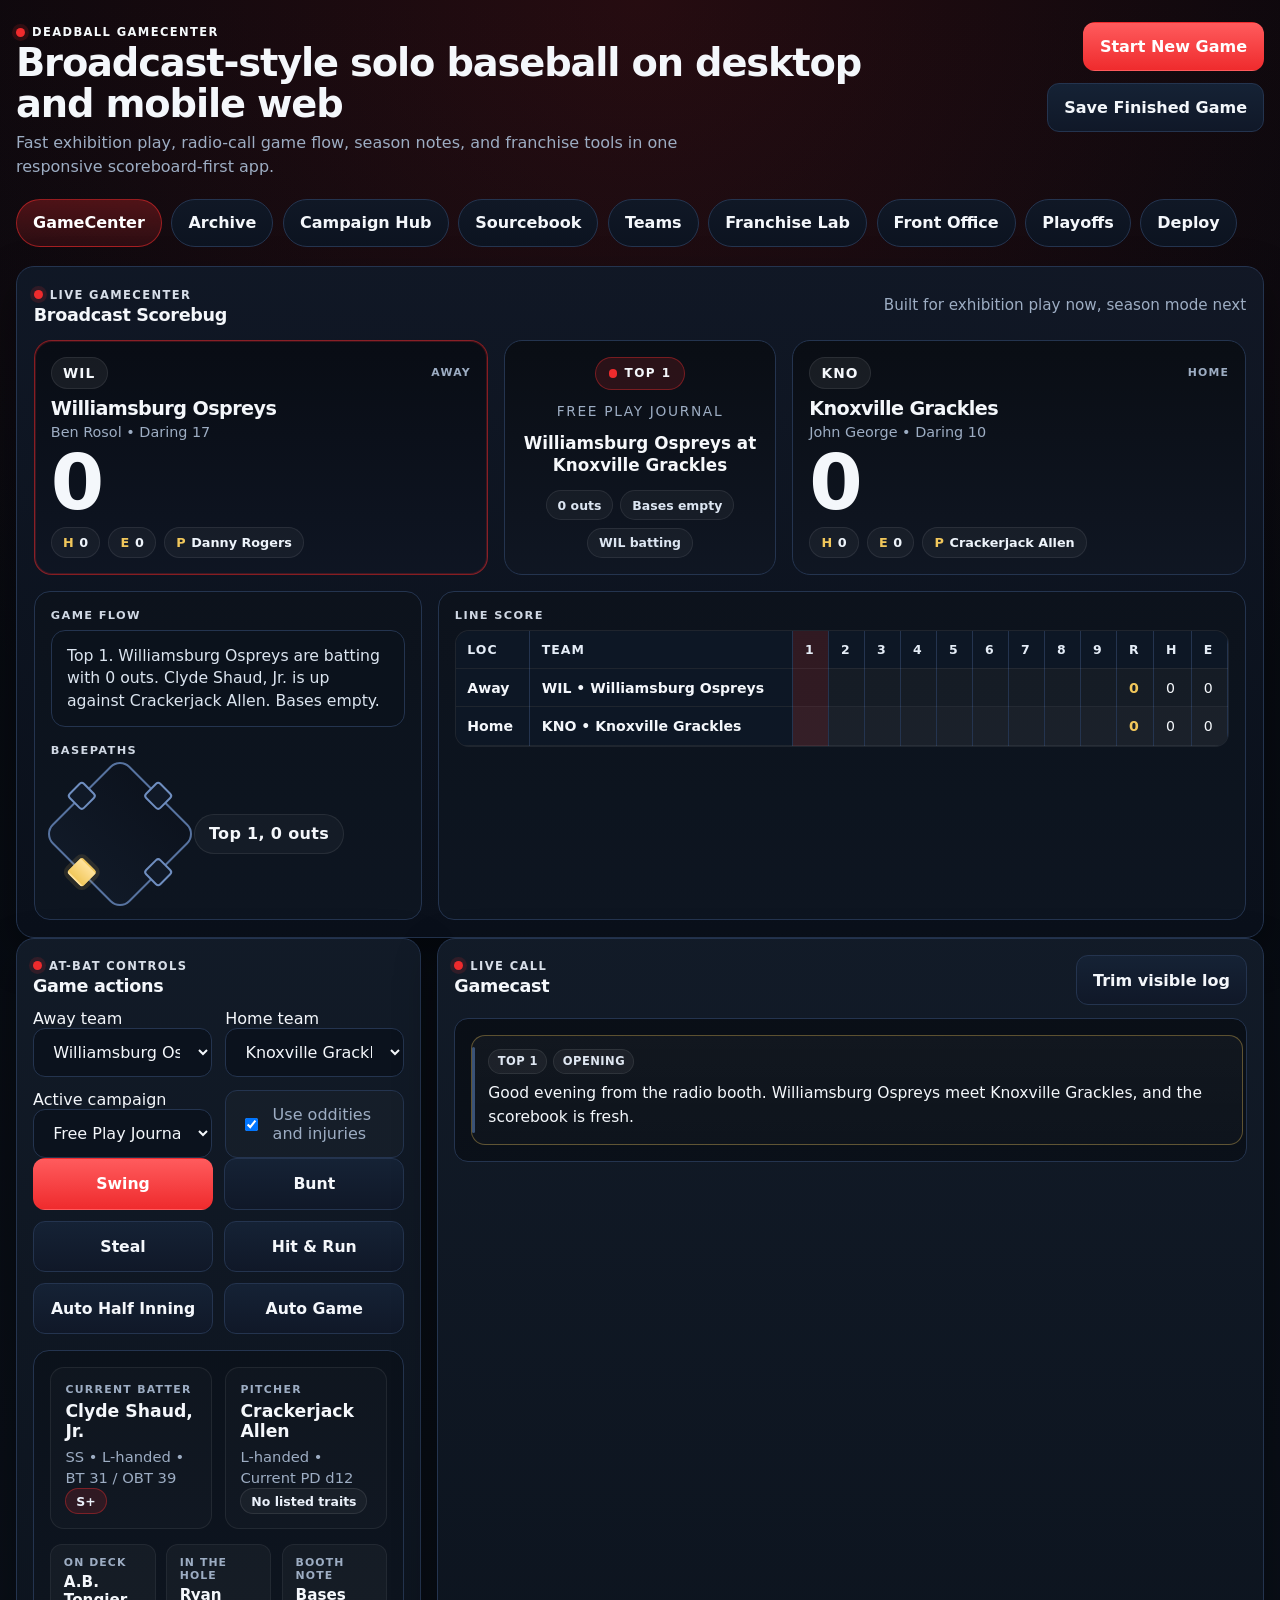
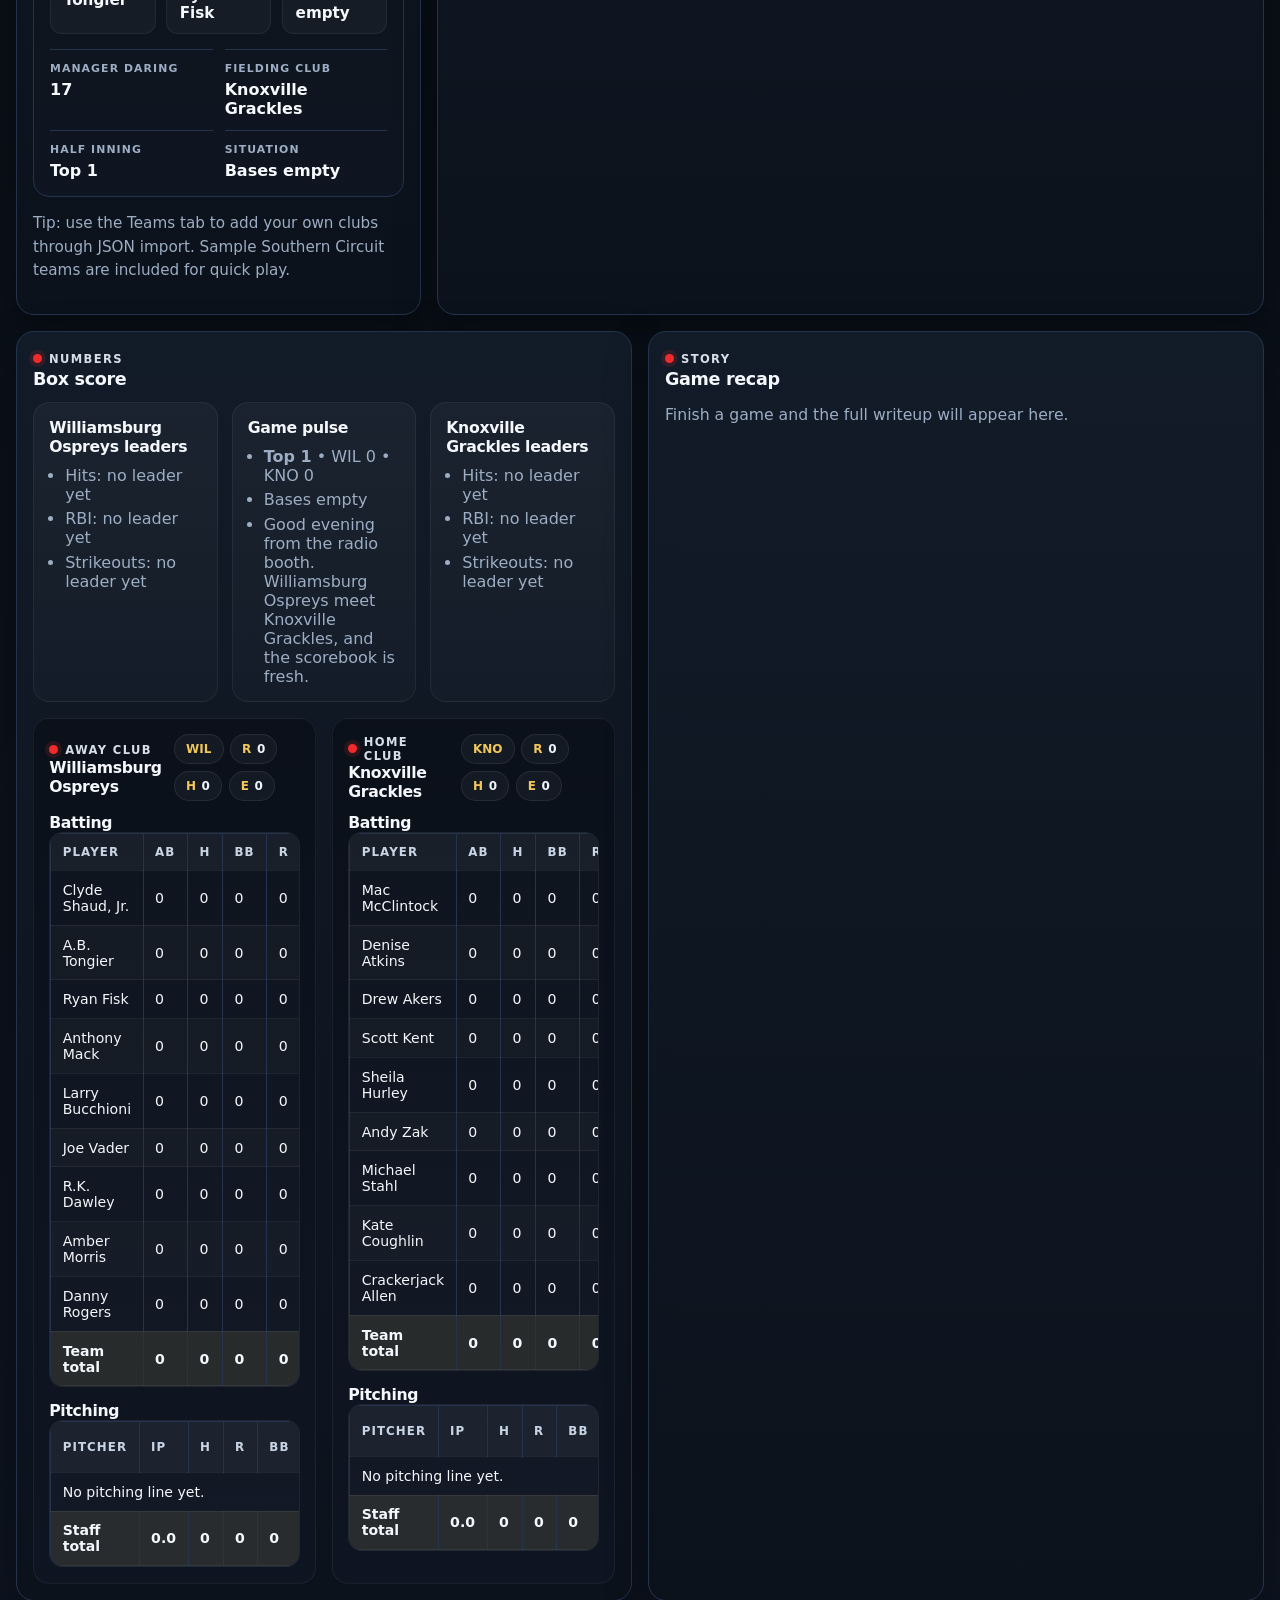
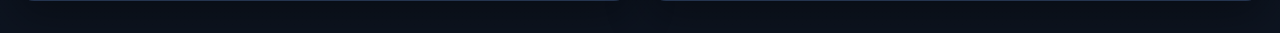
<file: index-split.html>
<!doctype html>
<html lang="en">
<head>
  <meta charset="utf-8">
  <meta name="viewport" content="width=device-width, initial-scale=1, viewport-fit=cover">
  <title>Deadball GameCenter</title>
  <meta name="description" content="Responsive solo Deadball web app with broadcast-style scoreboard, Gamecast play-by-play, franchise tools, and season tracking.">
  <link rel="stylesheet" href="styles.css">
</head>
<body>
  <div class="app-shell">
    <header class="topbar">
      <div class="brand-block">
        <div class="eyebrow eyebrow-top">Deadball GameCenter</div>
        <h1>Broadcast-style solo baseball on desktop and mobile web</h1>
        <p class="subhead">Fast exhibition play, radio-call game flow, season notes, and franchise tools in one responsive scoreboard-first app.</p>
      </div>
      <div class="topbar-actions">
        <button id="newGameBtn" class="primary">Start New Game</button>
        <button id="saveGameBtn">Save Finished Game</button>
      </div>
    </header>

    <nav class="tabs" aria-label="Primary">
      <button class="tab active" data-tab="game">GameCenter</button>
      <button class="tab" data-tab="archive">Archive</button>
      <button class="tab" data-tab="campaigns">Campaign Hub</button>
      <button class="tab" data-tab="sourcebook">Sourcebook</button>
      <button class="tab" data-tab="teams">Teams</button>
      <button class="tab" data-tab="franchise">Franchise Lab</button>
      <button class="tab" data-tab="frontoffice">Front Office</button>
      <button class="tab" data-tab="playoffs">Playoffs</button>
      <button class="tab" data-tab="deploy">Deploy</button>
    </nav>

    <main>
      <section class="panel active" id="tab-game">
        <article class="card broadcast-card">
          <div class="card-header broadcast-header">
            <div>
              <div class="eyebrow">Live GameCenter</div>
              <h2>Broadcast Scorebug</h2>
            </div>
            <div class="broadcast-headline">Built for exhibition play now, season mode next</div>
          </div>
          <div id="heroBoard" class="hero-board"></div>
          <div class="broadcast-lower-grid">
            <div class="status-stack">
              <div class="section-label">Game flow</div>
              <div id="statusBar" class="status-bar status-bar-broadcast">Load a game to begin.</div>
              <div class="section-label section-label-tight">Basepaths</div>
              <div class="diamond-wrap diamond-wrap-broadcast">
                <div class="diamond" id="diamond"></div>
                <div class="countbox" id="countbox">Top 1, 0 out</div>
              </div>
            </div>
            <div class="linescore-shell">
              <div class="section-label">Line score</div>
              <div id="scoreboard"></div>
            </div>
          </div>
        </article>

        <div class="card-grid broadcast-main-grid">
          <article class="card control-card control-card-broadcast">
            <div class="card-header compact-card-header">
              <div>
                <div class="eyebrow">At-bat controls</div>
                <h2>Game actions</h2>
              </div>
            </div>
            <div class="setup-grid-lite form-grid two-col-form">
              <label>
                Away team
                <select id="awaySelect"></select>
              </label>
              <label>
                Home team
                <select id="homeSelect"></select>
              </label>
              <label>
                Active campaign
                <select id="campaignSelect"></select>
              </label>
              <label class="checkbox-row checkbox-row-panel">
                <input type="checkbox" id="odditiesToggle" checked>
                Use oddities and injuries
              </label>
            </div>
            <div class="action-grid action-grid-broadcast">
              <button id="swingBtn" class="primary">Swing</button>
              <button id="buntBtn">Bunt</button>
              <button id="stealBtn">Steal</button>
              <button id="hitRunBtn">Hit &amp; Run</button>
              <button id="autoHalfBtn">Auto Half Inning</button>
              <button id="autoGameBtn">Auto Game</button>
            </div>
            <div id="matchupCard" class="matchup-card matchup-card-broadcast"></div>
            <p class="hint">Tip: use the Teams tab to add your own clubs through JSON import. Sample Southern Circuit teams are included for quick play.</p>
          </article>

          <article class="card log-card log-card-broadcast">
            <div class="card-header compact-card-header">
              <div>
                <div class="eyebrow">Live call</div>
                <h2>Gamecast</h2>
              </div>
              <button id="clearLogBtn">Trim visible log</button>
            </div>
            <div id="log" class="log gamecast-log"></div>
          </article>
        </div>

        <div class="card-grid lower-game-grid">
          <article class="card wide-card boxscore-card">
            <div class="card-header compact-card-header">
              <div>
                <div class="eyebrow">Numbers</div>
                <h2>Box score</h2>
              </div>
            </div>
            <div id="boxscore"></div>
          </article>
          <article class="card wide-card recap-card">
            <div class="card-header compact-card-header">
              <div>
                <div class="eyebrow">Story</div>
                <h2>Game recap</h2>
              </div>
            </div>
            <div id="recap" class="recap empty">Finish a game and the full writeup will appear here.</div>
          </article>
        </div>
      </section>

      <section class="panel" id="tab-archive">
        <article class="card">
          <div class="card-header">
            <div>
              <div class="eyebrow">Saved history</div>
              <h2>Archive</h2>
            </div>
            <button id="clearArchiveBtn">Clear Archive</button>
          </div>
          <div id="archiveList" class="stack-list"></div>
        </article>
      </section>

      <section class="panel" id="tab-campaigns">
        <div class="card-grid">
          <article class="card">
            <div class="card-header compact-card-header">
              <div>
                <div class="eyebrow">Notebook</div>
                <h2>Create campaign</h2>
              </div>
            </div>
            <div class="form-grid">
              <label>
                Name
                <input id="campaignName" type="text" placeholder="2020 Pennant Chase">
              </label>
              <label>
                Template
                <select id="campaignTemplate"></select>
              </label>
              <label>
                Notes
                <textarea id="campaignNotes" rows="4" placeholder="Goals, roster notes, playoff drama, injuries, anything you want to track."></textarea>
              </label>
            </div>
            <button id="createCampaignBtn" class="primary">Create Campaign</button>
          </article>
          <article class="card">
            <div class="card-header compact-card-header">
              <div>
                <div class="eyebrow">Active folders</div>
                <h2>Campaigns</h2>
              </div>
            </div>
            <div id="campaignList" class="stack-list"></div>
          </article>
        </div>
      </section>

      <section class="panel" id="tab-sourcebook">
        <article class="card">
          <div class="card-header compact-card-header">
            <div>
              <div class="eyebrow">Uploaded material</div>
              <h2>Source-derived modes and materials</h2>
            </div>
          </div>
          <div id="sourcebookContent" class="sourcebook-grid"></div>
        </article>
      </section>

      <section class="panel" id="tab-franchise">
        <div class="card-grid">
          <article class="card">
            <div class="card-header compact-card-header">
              <div>
                <div class="eyebrow">Club builder</div>
                <h2>Franchise generator</h2>
              </div>
            </div>
            <div class="form-grid two-col-form">
              <label>Era<select id="frEra"><option value="Modern">Modern</option><option value="Ancient">Ancient</option></select></label>
              <label>City or region<input id="frCity" type="text" placeholder="Tampa, Queens, Asheville"></label>
              <label>Mascot seed<input id="frMascot" type="text" placeholder="Optional mascot or nickname"></label>
              <label>Ballpark seed<input id="frBallpark" type="text" placeholder="Optional ballpark name"></label>
              <label>Manager seed<input id="frManager" type="text" placeholder="Optional manager name"></label>
              <label>Save name<input id="frSaveName" type="text" placeholder="Optional custom team name"></label>
            </div>
            <div class="action-grid">
              <button id="generateFranchiseBtn" class="primary">Generate Franchise</button>
              <button id="saveFranchiseBtn">Save Franchise As Team</button>
            </div>
            <p class="hint">Built from the Year II franchise generator concepts: club, owner, ballpark, manager, daring, fanbase, roster sheet, and team score ideas.</p>
          </article>
          <article class="card">
            <div class="card-header compact-card-header">
              <div>
                <div class="eyebrow">Output</div>
                <h2>Generated franchise</h2>
              </div>
            </div>
            <div id="franchiseOutput" class="stack-list"></div>
          </article>
        </div>
      </section>

      <section class="panel" id="tab-frontoffice">
        <div class="card-grid">
          <article class="card">
            <div class="card-header compact-card-header">
              <div>
                <div class="eyebrow">Roster desk</div>
                <h2>Roster management</h2>
              </div>
            </div>
            <div class="form-grid two-col-form">
              <label>Team<select id="foTeamSelect"></select></label>
              <label>Trade partner<select id="tradePartnerSelect"></select></label>
            </div>
            <div id="rosterOutput" class="stack-list"></div>
          </article>
          <article class="card">
            <div class="card-header compact-card-header">
              <div>
                <div class="eyebrow">Trade desk</div>
                <h2>Trade machine</h2>
              </div>
            </div>
            <p class="hint">Uses the Second Edition trade value and refusal rules.</p>
            <div class="form-grid two-col-form">
              <label>Your players<select id="tradeSendSelect" multiple size="8"></select></label>
              <label>Their players<select id="tradeReceiveSelect" multiple size="8"></select></label>
            </div>
            <div class="action-grid">
              <button id="evaluateTradeBtn" class="primary">Evaluate Trade</button>
              <button id="applyTradeBtn">Apply Accepted Trade</button>
            </div>
            <div id="tradeResult" class="mini-report"></div>
          </article>
        </div>
        <div class="card-grid">
          <article class="card">
            <div class="card-header compact-card-header">
              <div>
                <div class="eyebrow">Future talent</div>
                <h2>Prospect draft room</h2>
              </div>
            </div>
            <div class="form-grid two-col-form">
              <label>Draft team<select id="draftTeamSelect"></select></label>
              <label>Prospects to generate<select id="draftCount"><option value="3">3</option><option value="6">6</option><option value="9">9</option></select></label>
            </div>
            <div class="action-grid">
              <button id="generateProspectsBtn" class="primary">Generate Prospects</button>
              <button id="draftProspectBtn">Add Selected Prospect</button>
            </div>
            <div id="prospectOutput" class="stack-list"></div>
          </article>
        </div>
      </section>

      <section class="panel" id="tab-playoffs">
        <article class="card">
          <div class="card-header compact-card-header">
            <div>
              <div class="eyebrow">October room</div>
              <h2>Playoff bracket automation</h2>
            </div>
          </div>
          <div class="form-grid two-col-form">
            <label>Campaign<select id="playoffCampaignSelect"></select></label>
            <label>Bracket size<select id="playoffSize"><option value="2">2 teams</option><option value="4" selected>4 teams</option><option value="8">8 teams</option></select></label>
            <label>Series length<select id="playoffSeriesLength"><option value="1">Best of 1</option><option value="3">Best of 3</option><option value="5">Best of 5</option><option value="7" selected>Best of 7</option></select></label>
          </div>
          <div class="action-grid">
            <button id="generateBracketBtn" class="primary">Seed Bracket</button>
            <button id="simulateBracketBtn">Simulate Bracket</button>
          </div>
          <div id="playoffOutput" class="stack-list"></div>
        </article>
      </section>

      <section class="panel" id="tab-deploy">
        <article class="card">
          <div class="card-header compact-card-header">
            <div>
              <div class="eyebrow">Deployment</div>
              <h2>Public hosting handoff</h2>
            </div>
          </div>
          <div id="deployOutput" class="stack-list"></div>
        </article>
      </section>

      <section class="panel" id="tab-teams">
        <div class="card-grid">
          <article class="card">
            <div class="card-header compact-card-header">
              <div>
                <div class="eyebrow">Loaded clubs</div>
                <h2>Teams in app</h2>
              </div>
            </div>
            <div id="teamList" class="stack-list"></div>
          </article>
          <article class="card">
            <div class="card-header compact-card-header">
              <div>
                <div class="eyebrow">Import</div>
                <h2>Custom team JSON</h2>
              </div>
            </div>
            <p class="hint">Paste JSON for one team. Minimum fields: <code>name</code>, <code>manager</code>, <code>daring</code>, <code>lineup</code>, <code>starter</code>, <code>bullpen</code>.</p>
            <textarea id="teamJson" rows="18"></textarea>
            <div class="action-grid import-grid">
              <button id="loadExampleBtn">Load Example JSON</button>
              <button id="importTeamBtn" class="primary">Import Team</button>
            </div>
          </article>
        </div>
      </section>
    </main>
  </div>

  <script src="app.js"></script>
</body>
</html>
</file>
<file: styles.css>
:root {
  --bg: #06090f;
  --bg-2: #0b1220;
  --panel: #101826;
  --panel-2: #151f31;
  --panel-3: #0b111b;
  --text: #f4f7fb;
  --muted: #9dadc3;
  --line: #24344f;
  --line-strong: #3a5276;
  --accent: #ef2b2d;
  --accent-2: #ff5b5d;
  --accent-soft: rgba(239, 43, 45, 0.14);
  --gold: #f1c75b;
  --good: #5dca86;
  --bad: #f07373;
  --shadow: 0 16px 42px rgba(0,0,0,.34);
  --radius: 18px;
  --radius-sm: 14px;
}

* { box-sizing: border-box; }
html, body {
  margin: 0;
  padding: 0;
  min-height: 100%;
  background:
    radial-gradient(circle at top, rgba(239,43,45,.14), transparent 28%),
    linear-gradient(180deg, #05070c 0%, #0a1019 58%, #0d1420 100%);
  color: var(--text);
  font-family: Inter, ui-sans-serif, system-ui, -apple-system, BlinkMacSystemFont, "Segoe UI", sans-serif;
}
body { min-height: 100vh; }
button, input, select, textarea { font: inherit; }
button {
  appearance: none;
  border: 1px solid var(--line);
  background: linear-gradient(180deg, #152235, #101828);
  color: var(--text);
  border-radius: 12px;
  padding: .9rem 1rem;
  cursor: pointer;
  font-weight: 650;
  transition: transform .12s ease, border-color .15s ease, background .15s ease, box-shadow .15s ease;
}
button:hover { transform: translateY(-1px); border-color: var(--line-strong); box-shadow: 0 10px 20px rgba(0,0,0,.18); }
button.primary {
  background: linear-gradient(180deg, var(--accent-2), var(--accent));
  border-color: transparent;
  color: #fff;
}
button:disabled { opacity: .45; cursor: not-allowed; transform: none; box-shadow: none; }
select, input, textarea {
  width: 100%;
  background: #0b121d;
  color: var(--text);
  border: 1px solid var(--line);
  border-radius: 12px;
  padding: .82rem .95rem;
}
select:focus, input:focus, textarea:focus, button:focus {
  outline: 2px solid rgba(255,255,255,.08);
  outline-offset: 2px;
  border-color: var(--line-strong);
}
textarea { resize: vertical; }
code {
  font-family: ui-monospace, SFMono-Regular, Menlo, Monaco, Consolas, monospace;
  color: #ffd78f;
}

.app-shell { max-width: 1540px; margin: 0 auto; padding: 1rem; }
.topbar {
  display: flex;
  justify-content: space-between;
  align-items: flex-start;
  gap: 1.25rem;
  padding: .35rem 0 1rem;
}
.brand-block { max-width: 72rem; }
.topbar h1 {
  margin: .18rem 0 .45rem;
  font-size: clamp(1.75rem, 3vw, 2.75rem);
  line-height: 1.05;
  letter-spacing: -.03em;
}
.eyebrow {
  display: inline-flex;
  align-items: center;
  gap: .45rem;
  text-transform: uppercase;
  letter-spacing: .12em;
  font-size: .72rem;
  font-weight: 800;
  color: #d7dee8;
}
.eyebrow::before {
  content: "";
  width: .55rem;
  height: .55rem;
  border-radius: 999px;
  background: var(--accent);
  box-shadow: 0 0 0 4px rgba(239,43,45,.14);
}
.eyebrow-top { color: #f6fafc; }
.subhead {
  margin: 0;
  color: var(--muted);
  max-width: 66ch;
  line-height: 1.5;
}
.topbar-actions {
  display: flex;
  gap: .7rem;
  flex-wrap: wrap;
  justify-content: flex-end;
}

.tabs {
  display: flex;
  gap: .6rem;
  overflow: auto;
  padding: .25rem 0 .95rem;
  margin-bottom: .3rem;
}
.tab {
  white-space: nowrap;
  border-radius: 999px;
  padding: .82rem 1rem;
  background: linear-gradient(180deg, #101826, #0c1320);
}
.tab.active {
  background: linear-gradient(180deg, rgba(239,43,45,.28), rgba(239,43,45,.12));
  border-color: rgba(239,43,45,.55);
  color: #fff;
}
.panel { display: none; }
.panel.active { display: block; }

.card-grid {
  display: grid;
  grid-template-columns: repeat(12, minmax(0, 1fr));
  gap: 1rem;
  margin-bottom: 1rem;
}
.card {
  grid-column: span 12;
  background: linear-gradient(180deg, rgba(20,29,43,.98), rgba(13,19,30,.98));
  border: 1px solid var(--line);
  border-radius: var(--radius);
  padding: 1rem;
  box-shadow: var(--shadow);
}
.card h2 {
  margin: .12rem 0 0;
  font-size: 1.1rem;
  letter-spacing: -.02em;
}
.card-header {
  display: flex;
  justify-content: space-between;
  align-items: flex-start;
  gap: 1rem;
  margin-bottom: .9rem;
}
.compact-card-header { margin-bottom: .8rem; }
.section-label {
  text-transform: uppercase;
  letter-spacing: .12em;
  font-size: .71rem;
  font-weight: 800;
  color: #d0d8e4;
  margin-bottom: .5rem;
}
.section-label-tight { margin-top: .95rem; }
.hint {
  color: var(--muted);
  line-height: 1.55;
  font-size: .95rem;
}
.form-grid { display: grid; gap: .82rem; }
.two-col-form { grid-template-columns: repeat(2, minmax(0, 1fr)); }
.checkbox-row {
  display: flex;
  align-items: center;
  gap: .75rem;
  color: var(--muted);
}
.checkbox-row input { width: auto; }
.checkbox-row-panel {
  min-height: 100%;
  background: rgba(255,255,255,.02);
  border: 1px solid var(--line);
  padding: .8rem .9rem;
  border-radius: 12px;
}

.broadcast-card {
  padding: 1.05rem;
  background:
    linear-gradient(180deg, rgba(16,24,38,.96), rgba(10,16,27,.98)),
    radial-gradient(circle at top right, rgba(239,43,45,.2), transparent 25%);
}
.broadcast-header { align-items: center; }
.broadcast-headline {
  color: var(--muted);
  font-size: .95rem;
  text-align: right;
}
.hero-board {
  display: grid;
  grid-template-columns: minmax(0, 1fr) minmax(220px, .6fr) minmax(0, 1fr);
  gap: 1rem;
  align-items: stretch;
}
.team-score-panel,
.hero-center-panel {
  border: 1px solid var(--line);
  border-radius: 18px;
  background: linear-gradient(180deg, rgba(9,13,20,.96), rgba(15,22,35,.96));
  min-height: 190px;
}
.team-score-panel {
  display: flex;
  flex-direction: column;
  justify-content: space-between;
  padding: 1rem;
}
.team-score-panel.is-batting {
  border-color: rgba(239,43,45,.55);
  box-shadow: inset 0 0 0 1px rgba(239,43,45,.2);
}
.team-score-top {
  display: flex;
  justify-content: space-between;
  align-items: center;
  gap: .75rem;
}
.team-chip {
  display: inline-flex;
  align-items: center;
  justify-content: center;
  min-width: 3.4rem;
  min-height: 2rem;
  padding: 0 .7rem;
  border-radius: 999px;
  background: rgba(255,255,255,.06);
  border: 1px solid rgba(255,255,255,.08);
  font-size: .86rem;
  font-weight: 800;
  letter-spacing: .08em;
}
.team-role {
  color: var(--muted);
  text-transform: uppercase;
  letter-spacing: .11em;
  font-size: .68rem;
  font-weight: 800;
}
.team-name-block { display: grid; gap: .25rem; }
.team-name { font-size: 1.2rem; font-weight: 800; letter-spacing: -.03em; }
.team-manager { color: var(--muted); font-size: .9rem; }
.team-score {
  font-size: clamp(3rem, 7vw, 4.8rem);
  line-height: .92;
  font-weight: 900;
  letter-spacing: -.06em;
}
.team-metrics {
  display: flex;
  gap: .5rem;
  flex-wrap: wrap;
}
.metric-pill {
  display: inline-flex;
  align-items: center;
  gap: .35rem;
  border-radius: 999px;
  padding: .45rem .7rem;
  background: rgba(255,255,255,.04);
  border: 1px solid rgba(255,255,255,.08);
  color: #eef4fb;
  font-size: .8rem;
  font-weight: 700;
}
.metric-pill b { color: var(--gold); }
.hero-center-panel {
  display: grid;
  align-content: center;
  justify-items: center;
  text-align: center;
  padding: 1rem;
  gap: .8rem;
}
.game-state-badge {
  display: inline-flex;
  align-items: center;
  gap: .45rem;
  border-radius: 999px;
  padding: .55rem .8rem;
  background: var(--accent-soft);
  border: 1px solid rgba(239,43,45,.4);
  text-transform: uppercase;
  letter-spacing: .12em;
  font-weight: 900;
  font-size: .75rem;
}
.game-state-badge::before {
  content: "";
  width: .55rem;
  height: .55rem;
  border-radius: 999px;
  background: var(--accent);
}
.hero-series {
  color: var(--muted);
  font-size: .86rem;
  text-transform: uppercase;
  letter-spacing: .12em;
}
.hero-matchup-title {
  font-size: 1.05rem;
  line-height: 1.35;
  font-weight: 750;
  color: #f6f8fb;
}
.hero-situation-row {
  display: flex;
  gap: .45rem;
  flex-wrap: wrap;
  justify-content: center;
}
.hero-situation-pill {
  display: inline-flex;
  align-items: center;
  justify-content: center;
  padding: .42rem .68rem;
  border-radius: 999px;
  background: rgba(255,255,255,.04);
  border: 1px solid rgba(255,255,255,.08);
  color: #dde6f2;
  font-size: .78rem;
  font-weight: 700;
}
.broadcast-lower-grid {
  display: grid;
  grid-template-columns: minmax(240px, .48fr) minmax(0, 1fr);
  gap: 1rem;
  margin-top: 1rem;
}
.status-stack,
.linescore-shell {
  border: 1px solid var(--line);
  border-radius: 16px;
  background: linear-gradient(180deg, rgba(12,18,28,.96), rgba(14,21,33,.96));
  padding: 1rem;
}
.status-bar {
  display: flex;
  align-items: center;
  min-height: 3.2rem;
  padding: .85rem .95rem;
  border-radius: 14px;
  background: #0b121c;
  border: 1px solid var(--line);
  color: #dbe4ef;
  line-height: 1.45;
}
.status-bar-broadcast { font-size: .98rem; }
.diamond-wrap {
  display: flex;
  align-items: center;
  gap: 1.2rem;
  flex-wrap: wrap;
}
.diamond-wrap-broadcast { justify-content: flex-start; }
.diamond {
  position: relative;
  width: 110px;
  height: 110px;
  transform: rotate(45deg);
  border: 2px solid #5773a0;
  border-radius: 14px;
  background: linear-gradient(180deg, rgba(12,18,29,.8), rgba(17,26,40,.92));
  margin: .9rem 0 .9rem .9rem;
}
.base {
  position: absolute;
  width: 22px;
  height: 22px;
  background: #101927;
  border: 2px solid #6f8ec0;
  border-radius: 4px;
}
.base.on {
  background: linear-gradient(180deg, #ffe29c, #f1c75b);
  border-color: transparent;
  box-shadow: 0 0 0 4px rgba(241,199,91,.12);
}
.base.first { right: -12px; top: 42px; }
.base.second { left: 42px; top: -12px; }
.base.third { left: -12px; top: 42px; }
.base.home { left: 42px; bottom: -12px; }
.countbox {
  color: #f4f7fb;
  font-weight: 800;
  letter-spacing: .02em;
  background: rgba(255,255,255,.03);
  border: 1px solid rgba(255,255,255,.08);
  border-radius: 999px;
  padding: .6rem .85rem;
}
.table-shell { overflow: auto; }
.scoreboard {
  width: 100%;
  border-collapse: separate;
  border-spacing: 0;
  font-size: .92rem;
}
.scoreboard th,
.scoreboard td {
  border-right: 1px solid var(--line);
  border-bottom: 1px solid var(--line);
  padding: .56rem .56rem;
  text-align: center;
  background: rgba(255,255,255,.02);
}
.scoreboard th:first-child,
.scoreboard td:first-child,
.scoreboard th:nth-child(2),
.scoreboard td:nth-child(2) {
  position: sticky;
  left: 0;
  z-index: 1;
  text-align: left;
}
.scoreboard th:nth-child(2),
.scoreboard td:nth-child(2) { left: 3.9rem; }
.scoreboard thead th {
  background: #0d1725;
  color: #e5edf7;
  font-size: .78rem;
  text-transform: uppercase;
  letter-spacing: .08em;
}
.scoreboard thead th:first-child,
.scoreboard tbody td:first-child,
.scoreboard thead th:nth-child(2),
.scoreboard tbody td:nth-child(2) { background: #0d1725; }
.scoreboard tr:first-child th:first-child { border-top-left-radius: 12px; }
.scoreboard tr:first-child th:last-child { border-top-right-radius: 12px; }
.scoreboard tr:last-child td:first-child { border-bottom-left-radius: 12px; }
.scoreboard tr:last-child td:last-child { border-bottom-right-radius: 12px; }
.scoreboard .team-row td:first-child,
.scoreboard .team-row td:nth-child(2) { font-weight: 800; }
.scoreboard .team-row td.team-score-meta { color: var(--gold); font-weight: 800; }
.scoreboard .current-frame { background: rgba(239,43,45,.14); }

.broadcast-main-grid .control-card { grid-column: span 4; }
.broadcast-main-grid .log-card { grid-column: span 8; }
.lower-game-grid .wide-card { grid-column: span 6; }
.control-card-broadcast,
.log-card-broadcast,
.boxscore-card,
.recap-card {
  background: linear-gradient(180deg, rgba(18,27,40,.98), rgba(11,18,28,.98));
}
.action-grid {
  display: grid;
  grid-template-columns: repeat(2, minmax(0, 1fr));
  gap: .7rem;
}
.action-grid-broadcast button {
  min-height: 3.2rem;
  font-size: .98rem;
}
.matchup-card {
  margin-top: 1rem;
  border-radius: 16px;
  padding: 1rem;
  border: 1px solid var(--line);
  background: linear-gradient(180deg, rgba(11,17,26,.92), rgba(15,22,34,.92));
}
.matchup-card-broadcast { display: grid; gap: .95rem; }
.matchup-showcase {
  display: grid;
  grid-template-columns: repeat(2, minmax(0, 1fr));
  gap: .8rem;
}
.player-spotlight {
  border: 1px solid rgba(255,255,255,.07);
  border-radius: 14px;
  padding: .9rem;
  background: rgba(255,255,255,.02);
}
.player-spotlight-label {
  text-transform: uppercase;
  letter-spacing: .12em;
  font-size: .68rem;
  color: var(--muted);
  font-weight: 800;
}
.player-spotlight-name {
  margin-top: .35rem;
  font-size: 1.08rem;
  font-weight: 800;
}
.player-spotlight-meta {
  color: var(--muted);
  margin-top: .28rem;
  line-height: 1.45;
  font-size: .92rem;
}
.info-pair-grid {
  display: grid;
  grid-template-columns: repeat(2, minmax(0, 1fr));
  gap: .75rem;
}
.info-pair {
  border-top: 1px solid var(--line);
  padding-top: .75rem;
}
.info-label {
  color: var(--muted);
  text-transform: uppercase;
  letter-spacing: .1em;
  font-size: .68rem;
  font-weight: 800;
}
.info-value {
  margin-top: .32rem;
  font-weight: 700;
  color: #f6f9fd;
}
.badge-row {
  display: flex;
  gap: .45rem;
  flex-wrap: wrap;
}
.badge {
  display: inline-flex;
  align-items: center;
  justify-content: center;
  gap: .35rem;
  padding: .26rem .62rem;
  border-radius: 999px;
  background: rgba(255,255,255,.04);
  border: 1px solid rgba(255,255,255,.09);
  color: #ebf1fa;
  font-size: .78rem;
  font-weight: 700;
}
.badge.good { background: rgba(93,202,134,.12); border-color: rgba(93,202,134,.4); color: #d8f4e1; }
.badge.planned { background: rgba(241,199,91,.14); border-color: rgba(241,199,91,.4); color: #ffeab0; }
.badge.live { background: rgba(239,43,45,.14); border-color: rgba(239,43,45,.4); }

.log {
  max-height: 720px;
  overflow: auto;
  display: grid;
  gap: .8rem;
  padding-right: .2rem;
}
.gamecast-log {
  background: linear-gradient(180deg, rgba(8,12,19,.82), rgba(9,14,22,.82));
  border-radius: 14px;
  border: 1px solid var(--line);
  padding: 1rem;
}
.log-entry {
  border: 1px solid rgba(255,255,255,.06);
  background: linear-gradient(180deg, rgba(17,26,40,.85), rgba(10,16,25,.92));
  border-radius: 16px;
  padding: .95rem 1rem;
}
.log-entry .meta {
  display: flex;
  flex-wrap: wrap;
  align-items: center;
  gap: .45rem;
  color: #d3ddeb;
  font-size: .74rem;
  margin-bottom: .5rem;
  text-transform: uppercase;
  letter-spacing: .08em;
  font-weight: 800;
}
.log-entry .meta .meta-chip {
  display: inline-flex;
  align-items: center;
  justify-content: center;
  min-height: 1.55rem;
  padding: 0 .52rem;
  border-radius: 999px;
  background: rgba(255,255,255,.05);
  border: 1px solid rgba(255,255,255,.08);
}
.log-entry .meta .meta-detail {
  color: var(--muted);
  text-transform: none;
  letter-spacing: 0;
  font-weight: 600;
}
.log-entry .text {
  line-height: 1.6;
  font-size: .98rem;
}
.log-entry.scoring { border-color: rgba(239,43,45,.45); box-shadow: inset 0 0 0 1px rgba(239,43,45,.08); }
.log-entry.oddity { border-color: rgba(111,153,232,.4); }
.log-entry.injury { border-color: rgba(240,115,115,.38); }
.log-entry.intro { border-color: rgba(241,199,91,.35); }

.stat-table,
.roster-table,
.playoff-table,
.deploy-table {
  width: 100%;
  border-collapse: collapse;
  font-size: .92rem;
}
.stat-table th, .stat-table td,
.roster-table th, .roster-table td,
.playoff-table th, .playoff-table td,
.deploy-table th, .deploy-table td {
  border: 1px solid var(--line);
  padding: .48rem .55rem;
  text-align: center;
}
.stat-table th:first-child, .stat-table td:first-child,
.roster-table th:first-child, .roster-table td:first-child,
.playoff-table th:first-child, .playoff-table td:first-child,
.deploy-table th:first-child, .deploy-table td:first-child { text-align: left; }
.stat-table th, .roster-table th, .playoff-table th, .deploy-table th {
  background: #0d1725;
  color: #e5edf7;
  text-transform: uppercase;
  letter-spacing: .08em;
  font-size: .74rem;
}
.recap {
  line-height: 1.72;
  color: #f6f8fc;
  font-size: .98rem;
}
.recap.empty { color: var(--muted); }
.recap p { margin: 0 0 1rem; }
.stack-list { display: grid; gap: .85rem; }
.stack-item,
.source-card,
.series-card,
.player-card {
  padding: .95rem 1rem;
  border-radius: 16px;
  border: 1px solid var(--line);
  background: linear-gradient(180deg, rgba(9,15,24,.88), rgba(13,20,32,.94));
}
.stack-item h3, .source-card h3 { margin: 0 0 .38rem; }
.stack-item p, .source-card p { margin: .18rem 0; color: var(--muted); line-height: 1.55; }
.stack-actions { display: flex; gap: .7rem; flex-wrap: wrap; margin-top: .75rem; }
.sourcebook-grid { display: grid; grid-template-columns: repeat(2, minmax(0, 1fr)); gap: 1rem; }
.inline-note, .small { color: var(--muted); font-size: .9rem; }
.team-code { white-space: pre-wrap; max-height: 520px; overflow: auto; }
.mini-report {
  margin-top: 1rem;
  padding: .9rem;
  border-radius: 14px;
  background: rgba(9,17,29,.72);
  border: 1px solid var(--line);
  line-height: 1.55;
  color: var(--muted);
}
.kv-grid { display: grid; grid-template-columns: 160px 1fr; gap: .35rem .8rem; }
.kv-grid .label { color: var(--muted); }
.deploy-code {
  white-space: pre-wrap;
  font-family: ui-monospace, SFMono-Regular, Menlo, Monaco, Consolas, monospace;
  background: #0d1829;
  border: 1px solid var(--line);
  border-radius: 12px;
  padding: .9rem;
}

@media (max-width: 1220px) {
  .hero-board { grid-template-columns: 1fr; }
  .broadcast-lower-grid { grid-template-columns: 1fr; }
  .broadcast-main-grid .control-card,
  .broadcast-main-grid .log-card,
  .lower-game-grid .wide-card { grid-column: span 12; }
}

@media (max-width: 860px) {
  .app-shell { padding: .8rem; }
  .topbar { flex-direction: column; }
  .topbar-actions { width: 100%; justify-content: stretch; }
  .topbar-actions button { flex: 1 1 200px; }
  .two-col-form,
  .matchup-showcase,
  .info-pair-grid { grid-template-columns: 1fr; }
  .sourcebook-grid { grid-template-columns: 1fr; }
  .action-grid { grid-template-columns: 1fr; }
  .scoreboard { font-size: .84rem; }
  .scoreboard th:nth-child(2), .scoreboard td:nth-child(2) { left: 3.65rem; }
  .broadcast-headline { text-align: left; }
}

@media (max-width: 640px) {
  .card { padding: .9rem; }
  .hero-matchup-title { font-size: .96rem; }
  .team-name { font-size: 1.08rem; }
  .team-score { font-size: 3.1rem; }
  .diamond-wrap { gap: .8rem; }
  .diamond { width: 96px; height: 96px; margin-left: .7rem; }
  .base.first { right: -11px; top: 37px; }
  .base.second { left: 37px; top: -11px; }
  .base.third { left: -11px; top: 37px; }
  .base.home { left: 37px; bottom: -11px; }
  .kv-grid { grid-template-columns: 1fr; }
}

/* Phase 1B GameCenter polish */
.broadcast-ribbon-grid {
  display: grid;
  grid-template-columns: 1.3fr .9fr;
  gap: 1rem;
  margin-top: 1rem;
}
.ribbon-shell {
  border: 1px solid var(--line);
  border-radius: 16px;
  background: linear-gradient(180deg, rgba(8,12,19,.95), rgba(12,18,29,.95));
  padding: .9rem;
}
.lineup-rail {
  display: grid;
  grid-template-columns: repeat(2, minmax(0, 1fr));
  gap: .85rem;
}
.lineup-column {
  display: grid;
  gap: .55rem;
}
.lineup-heading {
  display: flex;
  align-items: center;
  justify-content: space-between;
  gap: .75rem;
}
.lineup-heading h3,
.boxscore-club-header h3,
.boxscore-summary-card h3,
.table-block h3 {
  margin: 0;
  font-size: .98rem;
  letter-spacing: -.02em;
}
.lineup-list {
  display: grid;
  gap: .45rem;
}
.lineup-row {
  display: grid;
  grid-template-columns: 1.9rem minmax(0, 1fr) auto;
  align-items: center;
  gap: .6rem;
  padding: .55rem .65rem;
  border-radius: 12px;
  border: 1px solid rgba(255,255,255,.06);
  background: rgba(255,255,255,.03);
}
.lineup-row.current-batter {
  border-color: rgba(239,43,45,.5);
  background: linear-gradient(180deg, rgba(239,43,45,.18), rgba(239,43,45,.08));
}
.lineup-row.on-deck {
  border-color: rgba(241,199,91,.4);
  background: rgba(241,199,91,.08);
}
.lineup-row.in-hole {
  border-color: rgba(93,202,134,.28);
}
.lineup-slot {
  color: var(--muted);
  font-size: .78rem;
  font-weight: 800;
}
.lineup-name {
  min-width: 0;
}
.lineup-name strong {
  display: block;
  font-size: .9rem;
  white-space: nowrap;
  overflow: hidden;
  text-overflow: ellipsis;
}
.lineup-name span {
  display: block;
  margin-top: .1rem;
  color: var(--muted);
  font-size: .75rem;
}
.lineup-tag {
  font-size: .7rem;
  text-transform: uppercase;
  letter-spacing: .08em;
  border-radius: 999px;
  padding: .26rem .48rem;
  background: rgba(255,255,255,.06);
  color: #dce6f3;
}
.lineup-tag.live { background: rgba(239,43,45,.18); color: #fff; }
.lineup-tag.waiting { background: rgba(241,199,91,.16); color: #ffe49e; }
.lineup-tag.soon { background: rgba(93,202,134,.15); color: #bcefd0; }
.headline-rail {
  display: grid;
  gap: .6rem;
}
.headline-card {
  padding: .75rem .8rem;
  border-radius: 13px;
  border: 1px solid rgba(255,255,255,.06);
  background: rgba(255,255,255,.03);
}
.headline-kicker {
  color: var(--muted);
  text-transform: uppercase;
  letter-spacing: .11em;
  font-size: .68rem;
  font-weight: 800;
  margin-bottom: .35rem;
}
.headline-text {
  line-height: 1.45;
  font-size: .95rem;
}
.headline-meta {
  margin-top: .35rem;
  color: var(--muted);
  font-size: .78rem;
}
.status-stack { min-width: 0; }
.matchup-card-broadcast {
  display: grid;
  gap: .9rem;
}
.matchup-ribbon {
  display: grid;
  grid-template-columns: repeat(3, minmax(0, 1fr));
  gap: .65rem;
}
.matchup-ribbon-card {
  padding: .7rem .8rem;
  border-radius: 12px;
  border: 1px solid rgba(255,255,255,.06);
  background: rgba(255,255,255,.035);
}
.matchup-ribbon-card .kicker {
  color: var(--muted);
  text-transform: uppercase;
  letter-spacing: .1em;
  font-size: .68rem;
  font-weight: 800;
  margin-bottom: .28rem;
}
.matchup-ribbon-card .value {
  font-size: .95rem;
  font-weight: 700;
}
.gamecast-log {
  display: grid;
  gap: .75rem;
  max-height: 40rem;
  overflow: auto;
  padding-right: .2rem;
}
.log-entry {
  position: relative;
  padding: .82rem .9rem .88rem 1rem;
  border-radius: 14px;
  border: 1px solid rgba(255,255,255,.06);
  background: linear-gradient(180deg, rgba(255,255,255,.035), rgba(255,255,255,.018));
}
.log-entry::before {
  content: "";
  position: absolute;
  left: 0;
  top: .7rem;
  bottom: .7rem;
  width: 3px;
  border-radius: 999px;
  background: rgba(255,255,255,.12);
}
.log-entry.scoring::before,
.log-entry.big::before { background: var(--accent); }
.log-entry.odditity::before,
.log-entry.oddity::before { background: var(--gold); }
.log-entry.end::before { background: var(--good); }
.log-entry.intro::before { background: var(--line-strong); }
.log-entry .meta {
  display: flex;
  flex-wrap: wrap;
  gap: .38rem;
  margin-bottom: .45rem;
}
.meta-chip {
  display: inline-flex;
  align-items: center;
  gap: .25rem;
  padding: .2rem .48rem;
  border-radius: 999px;
  background: rgba(255,255,255,.06);
  color: #dfe7f2;
  font-size: .72rem;
  font-weight: 800;
  letter-spacing: .04em;
}
.meta-detail {
  color: var(--muted);
  font-size: .78rem;
}
.log-entry .text {
  font-size: .97rem;
  line-height: 1.58;
}
.boxscore-dashboard {
  display: grid;
  gap: 1rem;
}
.boxscore-summary-grid {
  display: grid;
  grid-template-columns: repeat(3, minmax(0, 1fr));
  gap: .85rem;
}
.boxscore-summary-card {
  padding: .95rem;
  border-radius: 16px;
  border: 1px solid rgba(255,255,255,.06);
  background: linear-gradient(180deg, rgba(255,255,255,.04), rgba(255,255,255,.02));
}
.boxscore-summary-card ul {
  margin: .6rem 0 0;
  padding-left: 1rem;
  color: var(--muted);
}
.boxscore-summary-card li + li { margin-top: .35rem; }
.boxscore-club-grid {
  display: grid;
  grid-template-columns: repeat(2, minmax(0, 1fr));
  gap: 1rem;
}
.boxscore-club-card {
  padding: .95rem;
  border-radius: 16px;
  border: 1px solid rgba(255,255,255,.06);
  background: linear-gradient(180deg, rgba(11,17,27,.98), rgba(15,22,35,.98));
}
.boxscore-club-header {
  display: flex;
  justify-content: space-between;
  align-items: center;
  gap: .75rem;
  margin-bottom: .75rem;
}
.boxscore-mini-metrics {
  display: flex;
  flex-wrap: wrap;
  gap: .4rem;
}
.boxscore-mini-metrics .metric-pill { font-size: .75rem; }
.table-block + .table-block { margin-top: .85rem; }
.table-shell {
  overflow: hidden;
  border: 1px solid rgba(255,255,255,.06);
  border-radius: 14px;
  background: rgba(255,255,255,.02);
}
.stat-table,
.scoreboard {
  width: 100%;
  border-collapse: collapse;
}
.stat-table th,
.stat-table td,
.scoreboard th,
.scoreboard td {
  padding: .68rem .72rem;
  border-bottom: 1px solid rgba(255,255,255,.06);
  text-align: left;
  font-size: .88rem;
}
.stat-table th,
.scoreboard th {
  font-size: .74rem;
  text-transform: uppercase;
  letter-spacing: .09em;
  color: #c9d5e5;
  background: rgba(255,255,255,.045);
}
.stat-table tbody tr:nth-child(even),
.scoreboard tbody tr:nth-child(even) {
  background: rgba(255,255,255,.018);
}
.stat-table tbody tr:hover,
.scoreboard tbody tr:hover {
  background: rgba(255,255,255,.04);
}
.stat-table .totals-row td {
  font-weight: 800;
  color: #f4f7fb;
  background: rgba(241,199,91,.08);
}
.table-note {
  margin-top: .45rem;
  color: var(--muted);
  font-size: .78rem;
}
@media (max-width: 1080px) {
  .broadcast-ribbon-grid,
  .boxscore-summary-grid,
  .boxscore-club-grid,
  .matchup-ribbon {
    grid-template-columns: 1fr;
  }
}
@media (max-width: 860px) {
  .lineup-rail {
    grid-template-columns: 1fr;
  }
}
</file>
